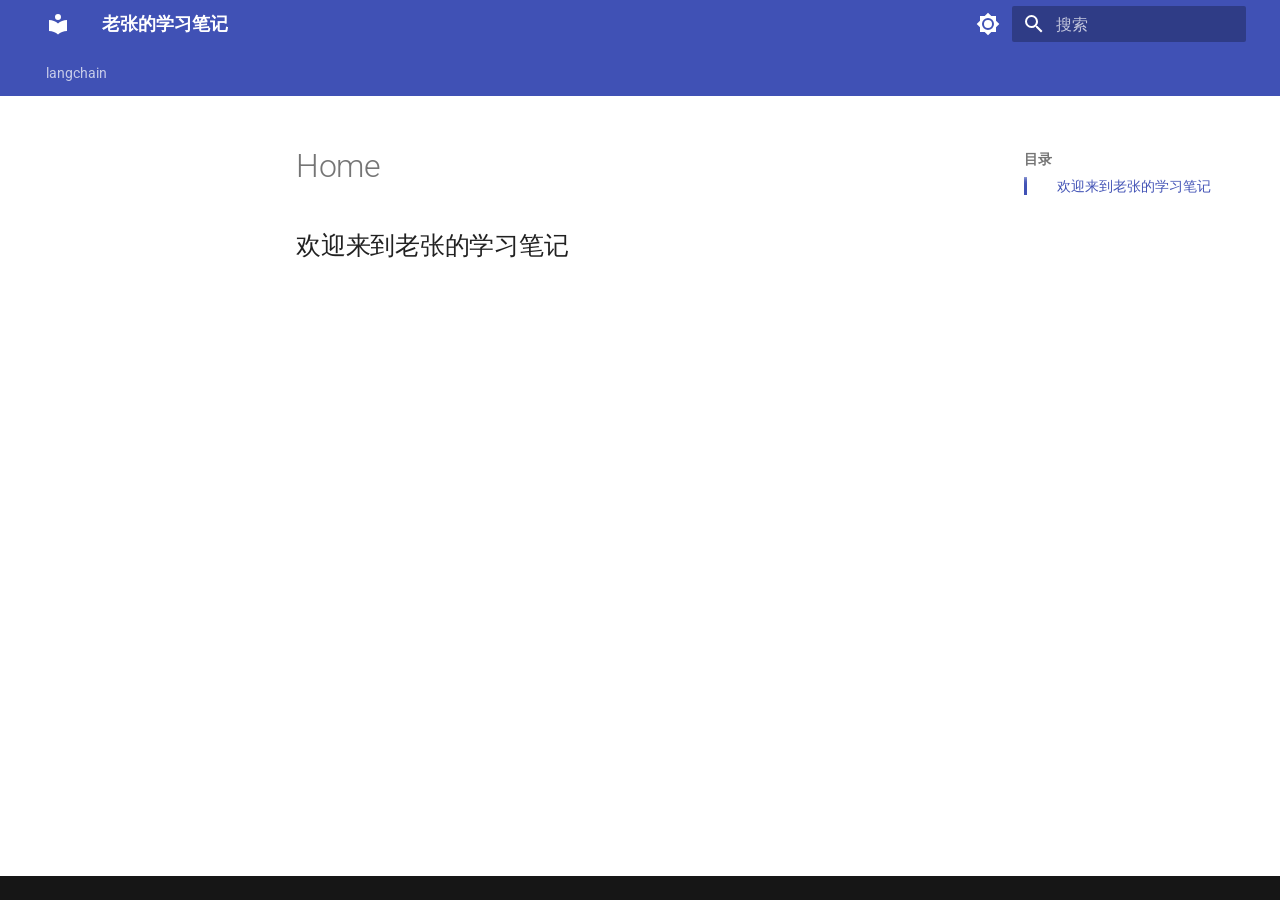
<file: site/index.html>
<!doctype html>
<html lang="zh" class="no-js">
  <head>
    
      <meta charset="utf-8">
      <meta name="viewport" content="width=device-width,initial-scale=1">
      
        <meta name="description" content="学习记录">
      
      
      
      
      
      
        
      
      
      <link rel="icon" href="assets/images/favicon.png">
      <meta name="generator" content="mkdocs-1.6.1, mkdocs-material-9.7.6">
    
    
      
        <title>老张的学习笔记</title>
      
    
    
      <link rel="stylesheet" href="assets/stylesheets/main.484c7ddc.min.css">
      
        
        <link rel="stylesheet" href="assets/stylesheets/palette.ab4e12ef.min.css">
      
      


    
    
      
    
    
      
        
        
        <link rel="preconnect" href="https://fonts.gstatic.com" crossorigin>
        <link rel="stylesheet" href="https://fonts.googleapis.com/css?family=Roboto:300,300i,400,400i,700,700i%7CRoboto+Mono:400,400i,700,700i&display=fallback">
        <style>:root{--md-text-font:"Roboto";--md-code-font:"Roboto Mono"}</style>
      
    
    
      <link rel="stylesheet" href="styles/extra.css">
    
    <script>__md_scope=new URL(".",location),__md_hash=e=>[...e].reduce(((e,_)=>(e<<5)-e+_.charCodeAt(0)),0),__md_get=(e,_=localStorage,t=__md_scope)=>JSON.parse(_.getItem(t.pathname+"."+e)),__md_set=(e,_,t=localStorage,a=__md_scope)=>{try{t.setItem(a.pathname+"."+e,JSON.stringify(_))}catch(e){}}</script>
    
      

    
    
  </head>
  
  
    
    
      
    
    
    
    
    <body dir="ltr" data-md-color-scheme="default" data-md-color-primary="indigo" data-md-color-accent="indigo">
  
    
    <input class="md-toggle" data-md-toggle="drawer" type="checkbox" id="__drawer" autocomplete="off">
    <input class="md-toggle" data-md-toggle="search" type="checkbox" id="__search" autocomplete="off">
    <label class="md-overlay" for="__drawer"></label>
    <div data-md-component="skip">
      
        
        <a href="#_1" class="md-skip">
          跳转至
        </a>
      
    </div>
    <div data-md-component="announce">
      
    </div>
    
    
      

<header class="md-header" data-md-component="header">
  <nav class="md-header__inner md-grid" aria-label="页眉">
    <a href="." title="老张的学习笔记" class="md-header__button md-logo" aria-label="老张的学习笔记" data-md-component="logo">
      
  
  <svg xmlns="http://www.w3.org/2000/svg" viewBox="0 0 24 24"><path d="M12 8a3 3 0 0 0 3-3 3 3 0 0 0-3-3 3 3 0 0 0-3 3 3 3 0 0 0 3 3m0 3.54C9.64 9.35 6.5 8 3 8v11c3.5 0 6.64 1.35 9 3.54 2.36-2.19 5.5-3.54 9-3.54V8c-3.5 0-6.64 1.35-9 3.54"/></svg>

    </a>
    <label class="md-header__button md-icon" for="__drawer">
      
      <svg xmlns="http://www.w3.org/2000/svg" viewBox="0 0 24 24"><path d="M3 6h18v2H3zm0 5h18v2H3zm0 5h18v2H3z"/></svg>
    </label>
    <div class="md-header__title" data-md-component="header-title">
      <div class="md-header__ellipsis">
        <div class="md-header__topic">
          <span class="md-ellipsis">
            老张的学习笔记
          </span>
        </div>
        <div class="md-header__topic" data-md-component="header-topic">
          <span class="md-ellipsis">
            
              Home
            
          </span>
        </div>
      </div>
    </div>
    
      
        <form class="md-header__option" data-md-component="palette">
  
    
    
    
    <input class="md-option" data-md-color-media="" data-md-color-scheme="default" data-md-color-primary="indigo" data-md-color-accent="indigo"  aria-label="切换暗色模式"  type="radio" name="__palette" id="__palette_0">
    
      <label class="md-header__button md-icon" title="切换暗色模式" for="__palette_1" hidden>
        <svg xmlns="http://www.w3.org/2000/svg" viewBox="0 0 24 24"><path d="M12 8a4 4 0 0 0-4 4 4 4 0 0 0 4 4 4 4 0 0 0 4-4 4 4 0 0 0-4-4m0 10a6 6 0 0 1-6-6 6 6 0 0 1 6-6 6 6 0 0 1 6 6 6 6 0 0 1-6 6m8-9.31V4h-4.69L12 .69 8.69 4H4v4.69L.69 12 4 15.31V20h4.69L12 23.31 15.31 20H20v-4.69L23.31 12z"/></svg>
      </label>
    
  
    
    
    
    <input class="md-option" data-md-color-media="" data-md-color-scheme="slate" data-md-color-primary="indigo" data-md-color-accent="indigo"  aria-label="切换亮色模式"  type="radio" name="__palette" id="__palette_1">
    
      <label class="md-header__button md-icon" title="切换亮色模式" for="__palette_0" hidden>
        <svg xmlns="http://www.w3.org/2000/svg" viewBox="0 0 24 24"><path d="M12 18c-.89 0-1.74-.2-2.5-.55C11.56 16.5 13 14.42 13 12s-1.44-4.5-3.5-5.45C10.26 6.2 11.11 6 12 6a6 6 0 0 1 6 6 6 6 0 0 1-6 6m8-9.31V4h-4.69L12 .69 8.69 4H4v4.69L.69 12 4 15.31V20h4.69L12 23.31 15.31 20H20v-4.69L23.31 12z"/></svg>
      </label>
    
  
</form>
      
    
    
      <script>var palette=__md_get("__palette");if(palette&&palette.color){if("(prefers-color-scheme)"===palette.color.media){var media=matchMedia("(prefers-color-scheme: light)"),input=document.querySelector(media.matches?"[data-md-color-media='(prefers-color-scheme: light)']":"[data-md-color-media='(prefers-color-scheme: dark)']");palette.color.media=input.getAttribute("data-md-color-media"),palette.color.scheme=input.getAttribute("data-md-color-scheme"),palette.color.primary=input.getAttribute("data-md-color-primary"),palette.color.accent=input.getAttribute("data-md-color-accent")}for(var[key,value]of Object.entries(palette.color))document.body.setAttribute("data-md-color-"+key,value)}</script>
    
    
    
      
      
        <label class="md-header__button md-icon" for="__search">
          
          <svg xmlns="http://www.w3.org/2000/svg" viewBox="0 0 24 24"><path d="M9.5 3A6.5 6.5 0 0 1 16 9.5c0 1.61-.59 3.09-1.56 4.23l.27.27h.79l5 5-1.5 1.5-5-5v-.79l-.27-.27A6.52 6.52 0 0 1 9.5 16 6.5 6.5 0 0 1 3 9.5 6.5 6.5 0 0 1 9.5 3m0 2C7 5 5 7 5 9.5S7 14 9.5 14 14 12 14 9.5 12 5 9.5 5"/></svg>
        </label>
        <div class="md-search" data-md-component="search" role="dialog">
  <label class="md-search__overlay" for="__search"></label>
  <div class="md-search__inner" role="search">
    <form class="md-search__form" name="search">
      <input type="text" class="md-search__input" name="query" aria-label="搜索" placeholder="搜索" autocapitalize="off" autocorrect="off" autocomplete="off" spellcheck="false" data-md-component="search-query" required>
      <label class="md-search__icon md-icon" for="__search">
        
        <svg xmlns="http://www.w3.org/2000/svg" viewBox="0 0 24 24"><path d="M9.5 3A6.5 6.5 0 0 1 16 9.5c0 1.61-.59 3.09-1.56 4.23l.27.27h.79l5 5-1.5 1.5-5-5v-.79l-.27-.27A6.52 6.52 0 0 1 9.5 16 6.5 6.5 0 0 1 3 9.5 6.5 6.5 0 0 1 9.5 3m0 2C7 5 5 7 5 9.5S7 14 9.5 14 14 12 14 9.5 12 5 9.5 5"/></svg>
        
        <svg xmlns="http://www.w3.org/2000/svg" viewBox="0 0 24 24"><path d="M20 11v2H8l5.5 5.5-1.42 1.42L4.16 12l7.92-7.92L13.5 5.5 8 11z"/></svg>
      </label>
      <nav class="md-search__options" aria-label="查找">
        
        <button type="reset" class="md-search__icon md-icon" title="清空当前内容" aria-label="清空当前内容" tabindex="-1">
          
          <svg xmlns="http://www.w3.org/2000/svg" viewBox="0 0 24 24"><path d="M19 6.41 17.59 5 12 10.59 6.41 5 5 6.41 10.59 12 5 17.59 6.41 19 12 13.41 17.59 19 19 17.59 13.41 12z"/></svg>
        </button>
      </nav>
      
    </form>
    <div class="md-search__output">
      <div class="md-search__scrollwrap" tabindex="0" data-md-scrollfix>
        <div class="md-search-result" data-md-component="search-result">
          <div class="md-search-result__meta">
            正在初始化搜索引擎
          </div>
          <ol class="md-search-result__list" role="presentation"></ol>
        </div>
      </div>
    </div>
  </div>
</div>
      
    
    
  </nav>
  
</header>
    
    <div class="md-container" data-md-component="container">
      
      
        
          
            
<nav class="md-tabs" aria-label="标签" data-md-component="tabs">
  <div class="md-grid">
    <ul class="md-tabs__list">
      
        
  
  
  
  
    
    
      
  
  
  
  
    
    
      <li class="md-tabs__item">
        <a href="langchain/agent/" class="md-tabs__link">
          
  
  
  langchain

        </a>
      </li>
    
  

    
  

      
    </ul>
  </div>
</nav>
          
        
      
      <main class="md-main" data-md-component="main">
        <div class="md-main__inner md-grid">
          
            
              
              <div class="md-sidebar md-sidebar--primary" data-md-component="sidebar" data-md-type="navigation" >
                <div class="md-sidebar__scrollwrap">
                  <div class="md-sidebar__inner">
                    


  


<nav class="md-nav md-nav--primary md-nav--lifted" aria-label="导航栏" data-md-level="0">
  <label class="md-nav__title" for="__drawer">
    <a href="." title="老张的学习笔记" class="md-nav__button md-logo" aria-label="老张的学习笔记" data-md-component="logo">
      
  
  <svg xmlns="http://www.w3.org/2000/svg" viewBox="0 0 24 24"><path d="M12 8a3 3 0 0 0 3-3 3 3 0 0 0-3-3 3 3 0 0 0-3 3 3 3 0 0 0 3 3m0 3.54C9.64 9.35 6.5 8 3 8v11c3.5 0 6.64 1.35 9 3.54 2.36-2.19 5.5-3.54 9-3.54V8c-3.5 0-6.64 1.35-9 3.54"/></svg>

    </a>
    老张的学习笔记
  </label>
  
  <ul class="md-nav__list" data-md-scrollfix>
    
      
      
  
  
  
  
    
    
    
    
      
      
        
      
    
    
    <li class="md-nav__item md-nav__item--nested">
      
        
        
          
        
        <input class="md-nav__toggle md-toggle md-toggle--indeterminate" type="checkbox" id="__nav_1" >
        
          
          <label class="md-nav__link" for="__nav_1" id="__nav_1_label" tabindex="0">
            
  
  
  <span class="md-ellipsis">
    
  
    langchain
  

    
  </span>
  
  

            <span class="md-nav__icon md-icon"></span>
          </label>
        
        <nav class="md-nav" data-md-level="1" aria-labelledby="__nav_1_label" aria-expanded="false">
          <label class="md-nav__title" for="__nav_1">
            <span class="md-nav__icon md-icon"></span>
            
  
    langchain
  

          </label>
          <ul class="md-nav__list" data-md-scrollfix>
            
              
                
  
  
  
  
    
    
    
    
      
      
        
      
    
    
    <li class="md-nav__item md-nav__item--nested">
      
        
        
          
        
        <input class="md-nav__toggle md-toggle md-toggle--indeterminate" type="checkbox" id="__nav_1_1" >
        
          
          <label class="md-nav__link" for="__nav_1_1" id="__nav_1_1_label" tabindex="0">
            
  
  
  <span class="md-ellipsis">
    
  
    核心组件
  

    
  </span>
  
  

            <span class="md-nav__icon md-icon"></span>
          </label>
        
        <nav class="md-nav" data-md-level="2" aria-labelledby="__nav_1_1_label" aria-expanded="false">
          <label class="md-nav__title" for="__nav_1_1">
            <span class="md-nav__icon md-icon"></span>
            
  
    核心组件
  

          </label>
          <ul class="md-nav__list" data-md-scrollfix>
            
              
                
  
  
  
  
    <li class="md-nav__item">
      <a href="langchain/agent/" class="md-nav__link">
        
  
  
  <span class="md-ellipsis">
    
  
    agent
  

    
  </span>
  
  

      </a>
    </li>
  

              
            
              
                
  
  
  
  
    <li class="md-nav__item">
      <a href="langchain/model/" class="md-nav__link">
        
  
  
  <span class="md-ellipsis">
    
  
    model
  

    
  </span>
  
  

      </a>
    </li>
  

              
            
          </ul>
        </nav>
      
    </li>
  

              
            
          </ul>
        </nav>
      
    </li>
  

    
  </ul>
</nav>
                  </div>
                </div>
              </div>
            
            
              
              <div class="md-sidebar md-sidebar--secondary" data-md-component="sidebar" data-md-type="toc" >
                <div class="md-sidebar__scrollwrap">
                  <div class="md-sidebar__inner">
                    

<nav class="md-nav md-nav--secondary" aria-label="目录">
  
  
  
  
    <label class="md-nav__title" for="__toc">
      <span class="md-nav__icon md-icon"></span>
      目录
    </label>
    <ul class="md-nav__list" data-md-component="toc" data-md-scrollfix>
      
        <li class="md-nav__item">
  <a href="#_1" class="md-nav__link">
    <span class="md-ellipsis">
      
        欢迎来到老张的学习笔记
      
    </span>
  </a>
  
</li>
      
    </ul>
  
</nav>
                  </div>
                </div>
              </div>
            
          
          
            <div class="md-content" data-md-component="content">
              
              <article class="md-content__inner md-typeset">
                
                  



  <h1>Home</h1>

<h2 id="_1">欢迎来到老张的学习笔记</h2>












                
              </article>
            </div>
          
          
<script>var target=document.getElementById(location.hash.slice(1));target&&target.name&&(target.checked=target.name.startsWith("__tabbed_"))</script>
        </div>
        
          <button type="button" class="md-top md-icon" data-md-component="top" hidden>
  
  <svg xmlns="http://www.w3.org/2000/svg" viewBox="0 0 24 24"><path d="M13 20h-2V8l-5.5 5.5-1.42-1.42L12 4.16l7.92 7.92-1.42 1.42L13 8z"/></svg>
  回到页面顶部
</button>
        
      </main>
      
        <footer class="md-footer">
  
  <div class="md-footer-meta md-typeset">
    <div class="md-footer-meta__inner md-grid">
      <div class="md-copyright">
  
  
</div>
      
    </div>
  </div>
</footer>
      
    </div>
    <div class="md-dialog" data-md-component="dialog">
      <div class="md-dialog__inner md-typeset"></div>
    </div>
    
    
    
      
      
      <script id="__config" type="application/json">{"annotate": null, "base": ".", "features": ["navigation.tabs", "navigation.sections", "navigation.top", "search.highlight", "content.code.copy", "navigation.expand"], "search": "assets/javascripts/workers/search.2c215733.min.js", "tags": null, "translations": {"clipboard.copied": "\u5df2\u590d\u5236", "clipboard.copy": "\u590d\u5236", "search.result.more.one": "\u5728\u8be5\u9875\u4e0a\u8fd8\u6709 1 \u4e2a\u7b26\u5408\u6761\u4ef6\u7684\u7ed3\u679c", "search.result.more.other": "\u5728\u8be5\u9875\u4e0a\u8fd8\u6709 # \u4e2a\u7b26\u5408\u6761\u4ef6\u7684\u7ed3\u679c", "search.result.none": "\u6ca1\u6709\u627e\u5230\u7b26\u5408\u6761\u4ef6\u7684\u7ed3\u679c", "search.result.one": "\u627e\u5230 1 \u4e2a\u7b26\u5408\u6761\u4ef6\u7684\u7ed3\u679c", "search.result.other": "# \u4e2a\u7b26\u5408\u6761\u4ef6\u7684\u7ed3\u679c", "search.result.placeholder": "\u952e\u5165\u4ee5\u5f00\u59cb\u641c\u7d22", "search.result.term.missing": "\u7f3a\u5c11", "select.version": "\u9009\u62e9\u5f53\u524d\u7248\u672c"}, "version": null}</script>
    
    
      <script src="assets/javascripts/bundle.79ae519e.min.js"></script>
      
    
  </body>
</html>
</file>
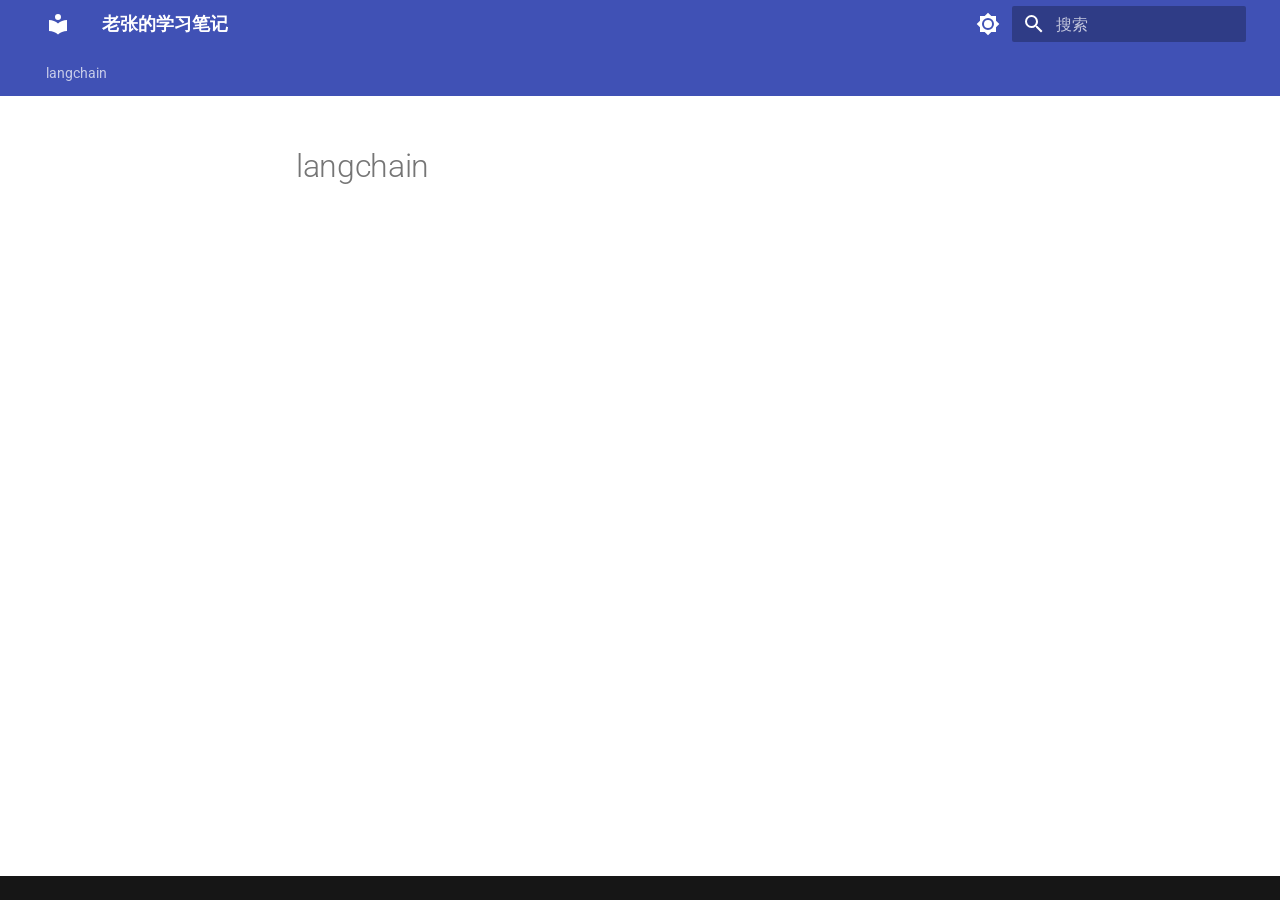
<file: site/langchain/index.html>
<!doctype html>
<html lang="zh" class="no-js">
  <head>
    
      <meta charset="utf-8">
      <meta name="viewport" content="width=device-width,initial-scale=1">
      
        <meta name="description" content="学习记录">
      
      
      
      
      
      
        
      
      
      <link rel="icon" href="../assets/images/favicon.png">
      <meta name="generator" content="mkdocs-1.6.1, mkdocs-material-9.7.6">
    
    
      
        <title>langchain - 老张的学习笔记</title>
      
    
    
      <link rel="stylesheet" href="../assets/stylesheets/main.484c7ddc.min.css">
      
        
        <link rel="stylesheet" href="../assets/stylesheets/palette.ab4e12ef.min.css">
      
      


    
    
      
    
    
      
        
        
        <link rel="preconnect" href="https://fonts.gstatic.com" crossorigin>
        <link rel="stylesheet" href="https://fonts.googleapis.com/css?family=Roboto:300,300i,400,400i,700,700i%7CRoboto+Mono:400,400i,700,700i&display=fallback">
        <style>:root{--md-text-font:"Roboto";--md-code-font:"Roboto Mono"}</style>
      
    
    
      <link rel="stylesheet" href="../styles/extra.css">
    
    <script>__md_scope=new URL("..",location),__md_hash=e=>[...e].reduce(((e,_)=>(e<<5)-e+_.charCodeAt(0)),0),__md_get=(e,_=localStorage,t=__md_scope)=>JSON.parse(_.getItem(t.pathname+"."+e)),__md_set=(e,_,t=localStorage,a=__md_scope)=>{try{t.setItem(a.pathname+"."+e,JSON.stringify(_))}catch(e){}}</script>
    
      

    
    
  </head>
  
  
    
    
      
    
    
    
    
    <body dir="ltr" data-md-color-scheme="default" data-md-color-primary="indigo" data-md-color-accent="indigo">
  
    
    <input class="md-toggle" data-md-toggle="drawer" type="checkbox" id="__drawer" autocomplete="off">
    <input class="md-toggle" data-md-toggle="search" type="checkbox" id="__search" autocomplete="off">
    <label class="md-overlay" for="__drawer"></label>
    <div data-md-component="skip">
      
        
        <a href="#langchain" class="md-skip">
          跳转至
        </a>
      
    </div>
    <div data-md-component="announce">
      
    </div>
    
    
      

<header class="md-header" data-md-component="header">
  <nav class="md-header__inner md-grid" aria-label="页眉">
    <a href=".." title="老张的学习笔记" class="md-header__button md-logo" aria-label="老张的学习笔记" data-md-component="logo">
      
  
  <svg xmlns="http://www.w3.org/2000/svg" viewBox="0 0 24 24"><path d="M12 8a3 3 0 0 0 3-3 3 3 0 0 0-3-3 3 3 0 0 0-3 3 3 3 0 0 0 3 3m0 3.54C9.64 9.35 6.5 8 3 8v11c3.5 0 6.64 1.35 9 3.54 2.36-2.19 5.5-3.54 9-3.54V8c-3.5 0-6.64 1.35-9 3.54"/></svg>

    </a>
    <label class="md-header__button md-icon" for="__drawer">
      
      <svg xmlns="http://www.w3.org/2000/svg" viewBox="0 0 24 24"><path d="M3 6h18v2H3zm0 5h18v2H3zm0 5h18v2H3z"/></svg>
    </label>
    <div class="md-header__title" data-md-component="header-title">
      <div class="md-header__ellipsis">
        <div class="md-header__topic">
          <span class="md-ellipsis">
            老张的学习笔记
          </span>
        </div>
        <div class="md-header__topic" data-md-component="header-topic">
          <span class="md-ellipsis">
            
              langchain
            
          </span>
        </div>
      </div>
    </div>
    
      
        <form class="md-header__option" data-md-component="palette">
  
    
    
    
    <input class="md-option" data-md-color-media="" data-md-color-scheme="default" data-md-color-primary="indigo" data-md-color-accent="indigo"  aria-label="切换暗色模式"  type="radio" name="__palette" id="__palette_0">
    
      <label class="md-header__button md-icon" title="切换暗色模式" for="__palette_1" hidden>
        <svg xmlns="http://www.w3.org/2000/svg" viewBox="0 0 24 24"><path d="M12 8a4 4 0 0 0-4 4 4 4 0 0 0 4 4 4 4 0 0 0 4-4 4 4 0 0 0-4-4m0 10a6 6 0 0 1-6-6 6 6 0 0 1 6-6 6 6 0 0 1 6 6 6 6 0 0 1-6 6m8-9.31V4h-4.69L12 .69 8.69 4H4v4.69L.69 12 4 15.31V20h4.69L12 23.31 15.31 20H20v-4.69L23.31 12z"/></svg>
      </label>
    
  
    
    
    
    <input class="md-option" data-md-color-media="" data-md-color-scheme="slate" data-md-color-primary="indigo" data-md-color-accent="indigo"  aria-label="切换亮色模式"  type="radio" name="__palette" id="__palette_1">
    
      <label class="md-header__button md-icon" title="切换亮色模式" for="__palette_0" hidden>
        <svg xmlns="http://www.w3.org/2000/svg" viewBox="0 0 24 24"><path d="M12 18c-.89 0-1.74-.2-2.5-.55C11.56 16.5 13 14.42 13 12s-1.44-4.5-3.5-5.45C10.26 6.2 11.11 6 12 6a6 6 0 0 1 6 6 6 6 0 0 1-6 6m8-9.31V4h-4.69L12 .69 8.69 4H4v4.69L.69 12 4 15.31V20h4.69L12 23.31 15.31 20H20v-4.69L23.31 12z"/></svg>
      </label>
    
  
</form>
      
    
    
      <script>var palette=__md_get("__palette");if(palette&&palette.color){if("(prefers-color-scheme)"===palette.color.media){var media=matchMedia("(prefers-color-scheme: light)"),input=document.querySelector(media.matches?"[data-md-color-media='(prefers-color-scheme: light)']":"[data-md-color-media='(prefers-color-scheme: dark)']");palette.color.media=input.getAttribute("data-md-color-media"),palette.color.scheme=input.getAttribute("data-md-color-scheme"),palette.color.primary=input.getAttribute("data-md-color-primary"),palette.color.accent=input.getAttribute("data-md-color-accent")}for(var[key,value]of Object.entries(palette.color))document.body.setAttribute("data-md-color-"+key,value)}</script>
    
    
    
      
      
        <label class="md-header__button md-icon" for="__search">
          
          <svg xmlns="http://www.w3.org/2000/svg" viewBox="0 0 24 24"><path d="M9.5 3A6.5 6.5 0 0 1 16 9.5c0 1.61-.59 3.09-1.56 4.23l.27.27h.79l5 5-1.5 1.5-5-5v-.79l-.27-.27A6.52 6.52 0 0 1 9.5 16 6.5 6.5 0 0 1 3 9.5 6.5 6.5 0 0 1 9.5 3m0 2C7 5 5 7 5 9.5S7 14 9.5 14 14 12 14 9.5 12 5 9.5 5"/></svg>
        </label>
        <div class="md-search" data-md-component="search" role="dialog">
  <label class="md-search__overlay" for="__search"></label>
  <div class="md-search__inner" role="search">
    <form class="md-search__form" name="search">
      <input type="text" class="md-search__input" name="query" aria-label="搜索" placeholder="搜索" autocapitalize="off" autocorrect="off" autocomplete="off" spellcheck="false" data-md-component="search-query" required>
      <label class="md-search__icon md-icon" for="__search">
        
        <svg xmlns="http://www.w3.org/2000/svg" viewBox="0 0 24 24"><path d="M9.5 3A6.5 6.5 0 0 1 16 9.5c0 1.61-.59 3.09-1.56 4.23l.27.27h.79l5 5-1.5 1.5-5-5v-.79l-.27-.27A6.52 6.52 0 0 1 9.5 16 6.5 6.5 0 0 1 3 9.5 6.5 6.5 0 0 1 9.5 3m0 2C7 5 5 7 5 9.5S7 14 9.5 14 14 12 14 9.5 12 5 9.5 5"/></svg>
        
        <svg xmlns="http://www.w3.org/2000/svg" viewBox="0 0 24 24"><path d="M20 11v2H8l5.5 5.5-1.42 1.42L4.16 12l7.92-7.92L13.5 5.5 8 11z"/></svg>
      </label>
      <nav class="md-search__options" aria-label="查找">
        
        <button type="reset" class="md-search__icon md-icon" title="清空当前内容" aria-label="清空当前内容" tabindex="-1">
          
          <svg xmlns="http://www.w3.org/2000/svg" viewBox="0 0 24 24"><path d="M19 6.41 17.59 5 12 10.59 6.41 5 5 6.41 10.59 12 5 17.59 6.41 19 12 13.41 17.59 19 19 17.59 13.41 12z"/></svg>
        </button>
      </nav>
      
    </form>
    <div class="md-search__output">
      <div class="md-search__scrollwrap" tabindex="0" data-md-scrollfix>
        <div class="md-search-result" data-md-component="search-result">
          <div class="md-search-result__meta">
            正在初始化搜索引擎
          </div>
          <ol class="md-search-result__list" role="presentation"></ol>
        </div>
      </div>
    </div>
  </div>
</div>
      
    
    
  </nav>
  
</header>
    
    <div class="md-container" data-md-component="container">
      
      
        
          
            
<nav class="md-tabs" aria-label="标签" data-md-component="tabs">
  <div class="md-grid">
    <ul class="md-tabs__list">
      
        
  
  
  
  
    
    
      
  
  
  
  
    
    
      <li class="md-tabs__item">
        <a href="agent/" class="md-tabs__link">
          
  
  
  langchain

        </a>
      </li>
    
  

    
  

      
    </ul>
  </div>
</nav>
          
        
      
      <main class="md-main" data-md-component="main">
        <div class="md-main__inner md-grid">
          
            
              
              <div class="md-sidebar md-sidebar--primary" data-md-component="sidebar" data-md-type="navigation" >
                <div class="md-sidebar__scrollwrap">
                  <div class="md-sidebar__inner">
                    


  


<nav class="md-nav md-nav--primary md-nav--lifted" aria-label="导航栏" data-md-level="0">
  <label class="md-nav__title" for="__drawer">
    <a href=".." title="老张的学习笔记" class="md-nav__button md-logo" aria-label="老张的学习笔记" data-md-component="logo">
      
  
  <svg xmlns="http://www.w3.org/2000/svg" viewBox="0 0 24 24"><path d="M12 8a3 3 0 0 0 3-3 3 3 0 0 0-3-3 3 3 0 0 0-3 3 3 3 0 0 0 3 3m0 3.54C9.64 9.35 6.5 8 3 8v11c3.5 0 6.64 1.35 9 3.54 2.36-2.19 5.5-3.54 9-3.54V8c-3.5 0-6.64 1.35-9 3.54"/></svg>

    </a>
    老张的学习笔记
  </label>
  
  <ul class="md-nav__list" data-md-scrollfix>
    
      
      
  
  
  
  
    
    
    
    
      
      
        
      
    
    
    <li class="md-nav__item md-nav__item--nested">
      
        
        
          
        
        <input class="md-nav__toggle md-toggle md-toggle--indeterminate" type="checkbox" id="__nav_1" >
        
          
          <label class="md-nav__link" for="__nav_1" id="__nav_1_label" tabindex="0">
            
  
  
  <span class="md-ellipsis">
    
  
    langchain
  

    
  </span>
  
  

            <span class="md-nav__icon md-icon"></span>
          </label>
        
        <nav class="md-nav" data-md-level="1" aria-labelledby="__nav_1_label" aria-expanded="false">
          <label class="md-nav__title" for="__nav_1">
            <span class="md-nav__icon md-icon"></span>
            
  
    langchain
  

          </label>
          <ul class="md-nav__list" data-md-scrollfix>
            
              
                
  
  
  
  
    
    
    
    
      
      
        
      
    
    
    <li class="md-nav__item md-nav__item--nested">
      
        
        
          
        
        <input class="md-nav__toggle md-toggle md-toggle--indeterminate" type="checkbox" id="__nav_1_1" >
        
          
          <label class="md-nav__link" for="__nav_1_1" id="__nav_1_1_label" tabindex="0">
            
  
  
  <span class="md-ellipsis">
    
  
    核心组件
  

    
  </span>
  
  

            <span class="md-nav__icon md-icon"></span>
          </label>
        
        <nav class="md-nav" data-md-level="2" aria-labelledby="__nav_1_1_label" aria-expanded="false">
          <label class="md-nav__title" for="__nav_1_1">
            <span class="md-nav__icon md-icon"></span>
            
  
    核心组件
  

          </label>
          <ul class="md-nav__list" data-md-scrollfix>
            
              
                
  
  
  
  
    <li class="md-nav__item">
      <a href="agent/" class="md-nav__link">
        
  
  
  <span class="md-ellipsis">
    
  
    agent
  

    
  </span>
  
  

      </a>
    </li>
  

              
            
              
                
  
  
  
  
    <li class="md-nav__item">
      <a href="model/" class="md-nav__link">
        
  
  
  <span class="md-ellipsis">
    
  
    model
  

    
  </span>
  
  

      </a>
    </li>
  

              
            
          </ul>
        </nav>
      
    </li>
  

              
            
          </ul>
        </nav>
      
    </li>
  

    
  </ul>
</nav>
                  </div>
                </div>
              </div>
            
            
              
              <div class="md-sidebar md-sidebar--secondary" data-md-component="sidebar" data-md-type="toc" >
                <div class="md-sidebar__scrollwrap">
                  <div class="md-sidebar__inner">
                    

<nav class="md-nav md-nav--secondary" aria-label="目录">
  
  
  
    
  
  
</nav>
                  </div>
                </div>
              </div>
            
          
          
            <div class="md-content" data-md-component="content">
              
              <article class="md-content__inner md-typeset">
                
                  



<h1 id="langchain">langchain</h1>












                
              </article>
            </div>
          
          
<script>var target=document.getElementById(location.hash.slice(1));target&&target.name&&(target.checked=target.name.startsWith("__tabbed_"))</script>
        </div>
        
          <button type="button" class="md-top md-icon" data-md-component="top" hidden>
  
  <svg xmlns="http://www.w3.org/2000/svg" viewBox="0 0 24 24"><path d="M13 20h-2V8l-5.5 5.5-1.42-1.42L12 4.16l7.92 7.92-1.42 1.42L13 8z"/></svg>
  回到页面顶部
</button>
        
      </main>
      
        <footer class="md-footer">
  
  <div class="md-footer-meta md-typeset">
    <div class="md-footer-meta__inner md-grid">
      <div class="md-copyright">
  
  
</div>
      
    </div>
  </div>
</footer>
      
    </div>
    <div class="md-dialog" data-md-component="dialog">
      <div class="md-dialog__inner md-typeset"></div>
    </div>
    
    
    
      
      
      <script id="__config" type="application/json">{"annotate": null, "base": "..", "features": ["navigation.tabs", "navigation.sections", "navigation.top", "search.highlight", "content.code.copy", "navigation.expand"], "search": "../assets/javascripts/workers/search.2c215733.min.js", "tags": null, "translations": {"clipboard.copied": "\u5df2\u590d\u5236", "clipboard.copy": "\u590d\u5236", "search.result.more.one": "\u5728\u8be5\u9875\u4e0a\u8fd8\u6709 1 \u4e2a\u7b26\u5408\u6761\u4ef6\u7684\u7ed3\u679c", "search.result.more.other": "\u5728\u8be5\u9875\u4e0a\u8fd8\u6709 # \u4e2a\u7b26\u5408\u6761\u4ef6\u7684\u7ed3\u679c", "search.result.none": "\u6ca1\u6709\u627e\u5230\u7b26\u5408\u6761\u4ef6\u7684\u7ed3\u679c", "search.result.one": "\u627e\u5230 1 \u4e2a\u7b26\u5408\u6761\u4ef6\u7684\u7ed3\u679c", "search.result.other": "# \u4e2a\u7b26\u5408\u6761\u4ef6\u7684\u7ed3\u679c", "search.result.placeholder": "\u952e\u5165\u4ee5\u5f00\u59cb\u641c\u7d22", "search.result.term.missing": "\u7f3a\u5c11", "select.version": "\u9009\u62e9\u5f53\u524d\u7248\u672c"}, "version": null}</script>
    
    
      <script src="../assets/javascripts/bundle.79ae519e.min.js"></script>
      
    
  </body>
</html>
</file>
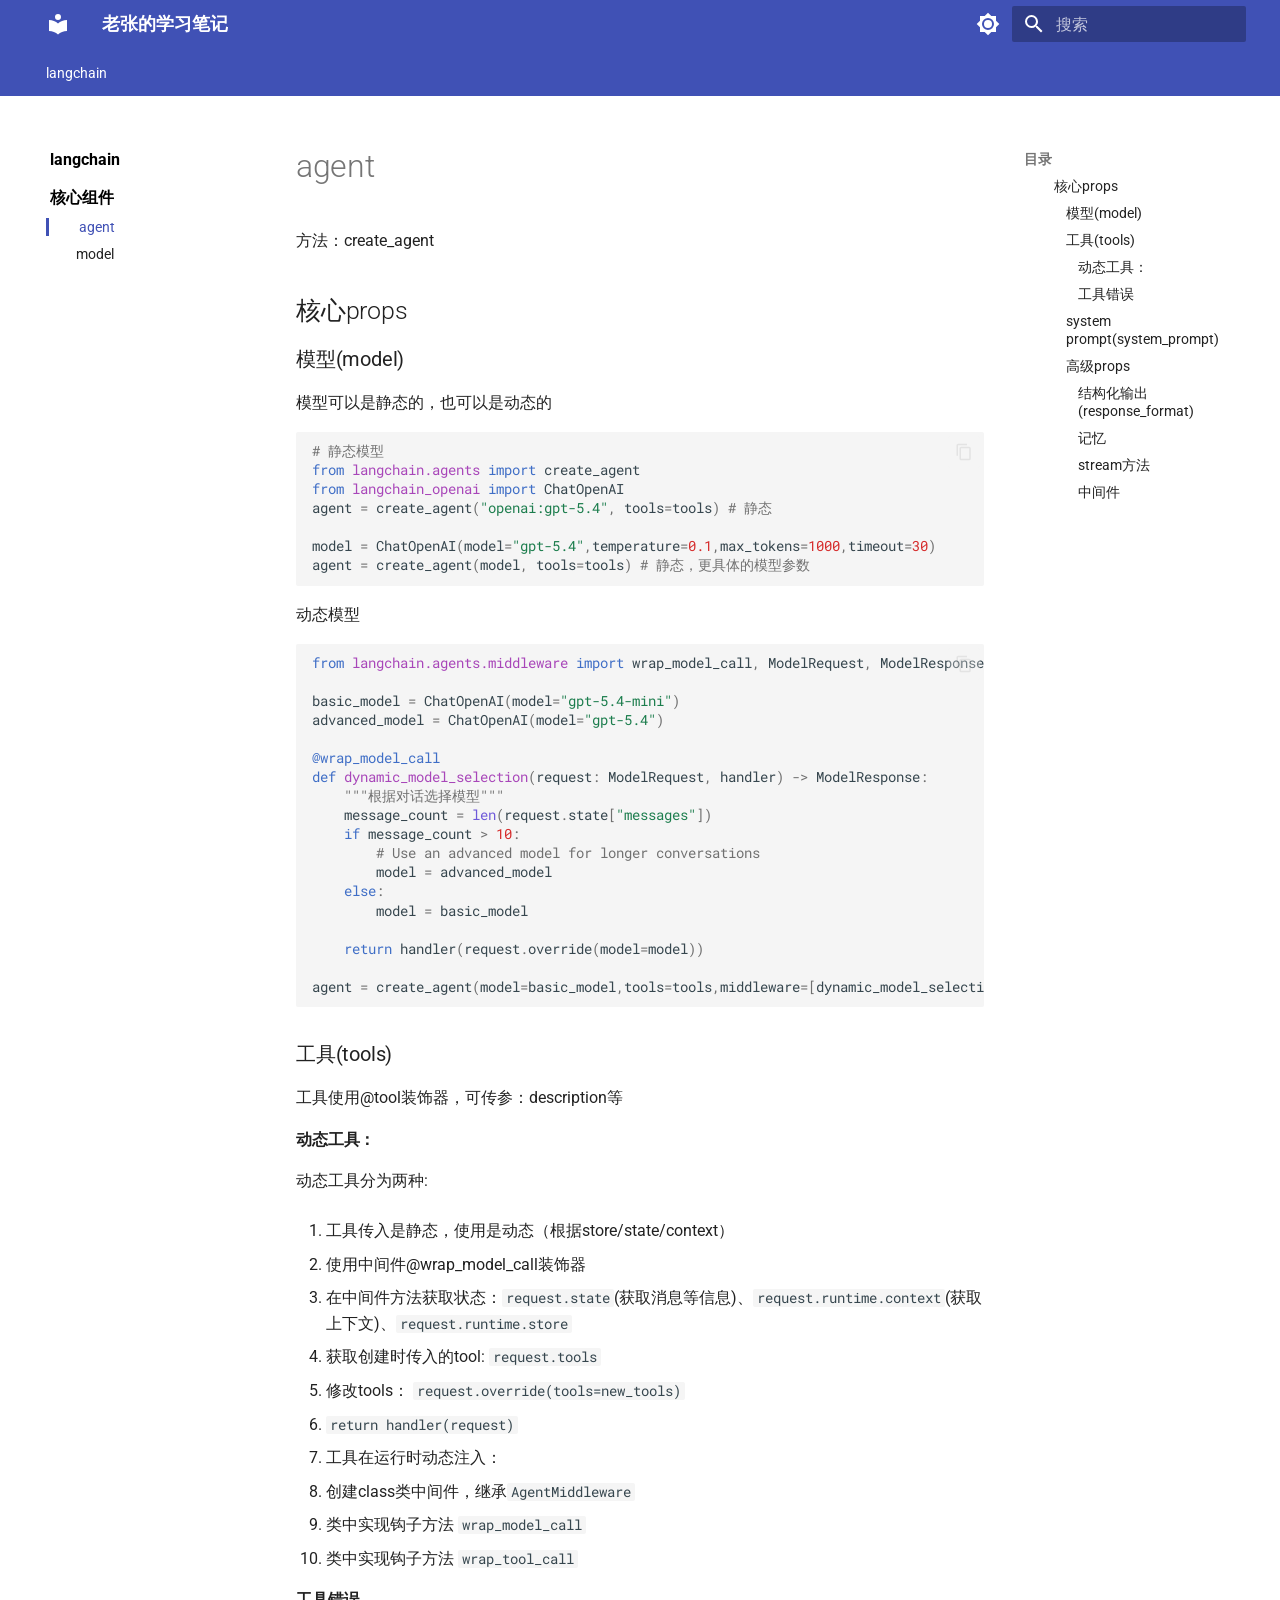
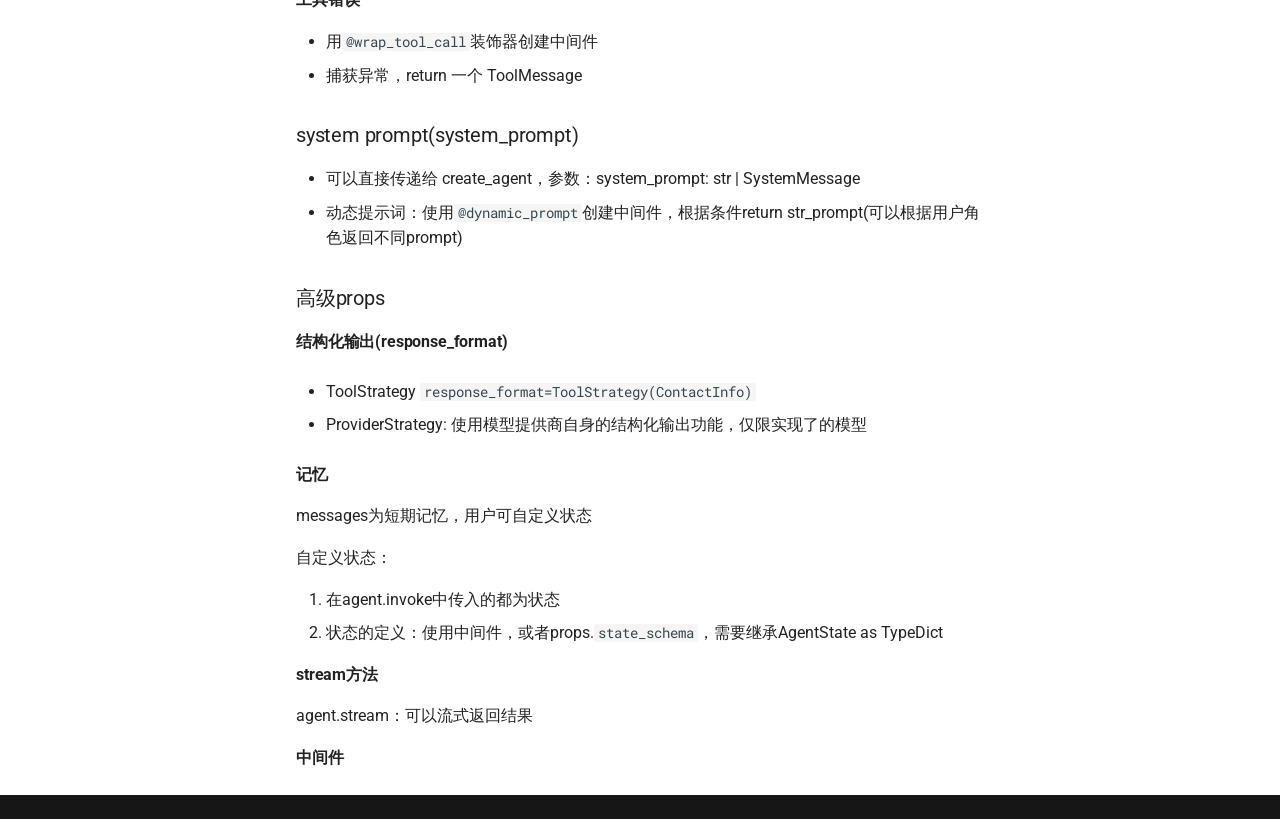
<file: site/langchain/agent/index.html>
<!doctype html>
<html lang="zh" class="no-js">
  <head>
    
      <meta charset="utf-8">
      <meta name="viewport" content="width=device-width,initial-scale=1">
      
        <meta name="description" content="学习记录">
      
      
      
      
      
        <link rel="next" href="../model/">
      
      
        
      
      
      <link rel="icon" href="../../assets/images/favicon.png">
      <meta name="generator" content="mkdocs-1.6.1, mkdocs-material-9.7.6">
    
    
      
        <title>agent - 老张的学习笔记</title>
      
    
    
      <link rel="stylesheet" href="../../assets/stylesheets/main.484c7ddc.min.css">
      
        
        <link rel="stylesheet" href="../../assets/stylesheets/palette.ab4e12ef.min.css">
      
      


    
    
      
    
    
      
        
        
        <link rel="preconnect" href="https://fonts.gstatic.com" crossorigin>
        <link rel="stylesheet" href="https://fonts.googleapis.com/css?family=Roboto:300,300i,400,400i,700,700i%7CRoboto+Mono:400,400i,700,700i&display=fallback">
        <style>:root{--md-text-font:"Roboto";--md-code-font:"Roboto Mono"}</style>
      
    
    
      <link rel="stylesheet" href="../../styles/extra.css">
    
    <script>__md_scope=new URL("../..",location),__md_hash=e=>[...e].reduce(((e,_)=>(e<<5)-e+_.charCodeAt(0)),0),__md_get=(e,_=localStorage,t=__md_scope)=>JSON.parse(_.getItem(t.pathname+"."+e)),__md_set=(e,_,t=localStorage,a=__md_scope)=>{try{t.setItem(a.pathname+"."+e,JSON.stringify(_))}catch(e){}}</script>
    
      

    
    
  </head>
  
  
    
    
      
    
    
    
    
    <body dir="ltr" data-md-color-scheme="default" data-md-color-primary="indigo" data-md-color-accent="indigo">
  
    
    <input class="md-toggle" data-md-toggle="drawer" type="checkbox" id="__drawer" autocomplete="off">
    <input class="md-toggle" data-md-toggle="search" type="checkbox" id="__search" autocomplete="off">
    <label class="md-overlay" for="__drawer"></label>
    <div data-md-component="skip">
      
        
        <a href="#agent" class="md-skip">
          跳转至
        </a>
      
    </div>
    <div data-md-component="announce">
      
    </div>
    
    
      

<header class="md-header" data-md-component="header">
  <nav class="md-header__inner md-grid" aria-label="页眉">
    <a href="../.." title="老张的学习笔记" class="md-header__button md-logo" aria-label="老张的学习笔记" data-md-component="logo">
      
  
  <svg xmlns="http://www.w3.org/2000/svg" viewBox="0 0 24 24"><path d="M12 8a3 3 0 0 0 3-3 3 3 0 0 0-3-3 3 3 0 0 0-3 3 3 3 0 0 0 3 3m0 3.54C9.64 9.35 6.5 8 3 8v11c3.5 0 6.64 1.35 9 3.54 2.36-2.19 5.5-3.54 9-3.54V8c-3.5 0-6.64 1.35-9 3.54"/></svg>

    </a>
    <label class="md-header__button md-icon" for="__drawer">
      
      <svg xmlns="http://www.w3.org/2000/svg" viewBox="0 0 24 24"><path d="M3 6h18v2H3zm0 5h18v2H3zm0 5h18v2H3z"/></svg>
    </label>
    <div class="md-header__title" data-md-component="header-title">
      <div class="md-header__ellipsis">
        <div class="md-header__topic">
          <span class="md-ellipsis">
            老张的学习笔记
          </span>
        </div>
        <div class="md-header__topic" data-md-component="header-topic">
          <span class="md-ellipsis">
            
              agent
            
          </span>
        </div>
      </div>
    </div>
    
      
        <form class="md-header__option" data-md-component="palette">
  
    
    
    
    <input class="md-option" data-md-color-media="" data-md-color-scheme="default" data-md-color-primary="indigo" data-md-color-accent="indigo"  aria-label="切换暗色模式"  type="radio" name="__palette" id="__palette_0">
    
      <label class="md-header__button md-icon" title="切换暗色模式" for="__palette_1" hidden>
        <svg xmlns="http://www.w3.org/2000/svg" viewBox="0 0 24 24"><path d="M12 8a4 4 0 0 0-4 4 4 4 0 0 0 4 4 4 4 0 0 0 4-4 4 4 0 0 0-4-4m0 10a6 6 0 0 1-6-6 6 6 0 0 1 6-6 6 6 0 0 1 6 6 6 6 0 0 1-6 6m8-9.31V4h-4.69L12 .69 8.69 4H4v4.69L.69 12 4 15.31V20h4.69L12 23.31 15.31 20H20v-4.69L23.31 12z"/></svg>
      </label>
    
  
    
    
    
    <input class="md-option" data-md-color-media="" data-md-color-scheme="slate" data-md-color-primary="indigo" data-md-color-accent="indigo"  aria-label="切换亮色模式"  type="radio" name="__palette" id="__palette_1">
    
      <label class="md-header__button md-icon" title="切换亮色模式" for="__palette_0" hidden>
        <svg xmlns="http://www.w3.org/2000/svg" viewBox="0 0 24 24"><path d="M12 18c-.89 0-1.74-.2-2.5-.55C11.56 16.5 13 14.42 13 12s-1.44-4.5-3.5-5.45C10.26 6.2 11.11 6 12 6a6 6 0 0 1 6 6 6 6 0 0 1-6 6m8-9.31V4h-4.69L12 .69 8.69 4H4v4.69L.69 12 4 15.31V20h4.69L12 23.31 15.31 20H20v-4.69L23.31 12z"/></svg>
      </label>
    
  
</form>
      
    
    
      <script>var palette=__md_get("__palette");if(palette&&palette.color){if("(prefers-color-scheme)"===palette.color.media){var media=matchMedia("(prefers-color-scheme: light)"),input=document.querySelector(media.matches?"[data-md-color-media='(prefers-color-scheme: light)']":"[data-md-color-media='(prefers-color-scheme: dark)']");palette.color.media=input.getAttribute("data-md-color-media"),palette.color.scheme=input.getAttribute("data-md-color-scheme"),palette.color.primary=input.getAttribute("data-md-color-primary"),palette.color.accent=input.getAttribute("data-md-color-accent")}for(var[key,value]of Object.entries(palette.color))document.body.setAttribute("data-md-color-"+key,value)}</script>
    
    
    
      
      
        <label class="md-header__button md-icon" for="__search">
          
          <svg xmlns="http://www.w3.org/2000/svg" viewBox="0 0 24 24"><path d="M9.5 3A6.5 6.5 0 0 1 16 9.5c0 1.61-.59 3.09-1.56 4.23l.27.27h.79l5 5-1.5 1.5-5-5v-.79l-.27-.27A6.52 6.52 0 0 1 9.5 16 6.5 6.5 0 0 1 3 9.5 6.5 6.5 0 0 1 9.5 3m0 2C7 5 5 7 5 9.5S7 14 9.5 14 14 12 14 9.5 12 5 9.5 5"/></svg>
        </label>
        <div class="md-search" data-md-component="search" role="dialog">
  <label class="md-search__overlay" for="__search"></label>
  <div class="md-search__inner" role="search">
    <form class="md-search__form" name="search">
      <input type="text" class="md-search__input" name="query" aria-label="搜索" placeholder="搜索" autocapitalize="off" autocorrect="off" autocomplete="off" spellcheck="false" data-md-component="search-query" required>
      <label class="md-search__icon md-icon" for="__search">
        
        <svg xmlns="http://www.w3.org/2000/svg" viewBox="0 0 24 24"><path d="M9.5 3A6.5 6.5 0 0 1 16 9.5c0 1.61-.59 3.09-1.56 4.23l.27.27h.79l5 5-1.5 1.5-5-5v-.79l-.27-.27A6.52 6.52 0 0 1 9.5 16 6.5 6.5 0 0 1 3 9.5 6.5 6.5 0 0 1 9.5 3m0 2C7 5 5 7 5 9.5S7 14 9.5 14 14 12 14 9.5 12 5 9.5 5"/></svg>
        
        <svg xmlns="http://www.w3.org/2000/svg" viewBox="0 0 24 24"><path d="M20 11v2H8l5.5 5.5-1.42 1.42L4.16 12l7.92-7.92L13.5 5.5 8 11z"/></svg>
      </label>
      <nav class="md-search__options" aria-label="查找">
        
        <button type="reset" class="md-search__icon md-icon" title="清空当前内容" aria-label="清空当前内容" tabindex="-1">
          
          <svg xmlns="http://www.w3.org/2000/svg" viewBox="0 0 24 24"><path d="M19 6.41 17.59 5 12 10.59 6.41 5 5 6.41 10.59 12 5 17.59 6.41 19 12 13.41 17.59 19 19 17.59 13.41 12z"/></svg>
        </button>
      </nav>
      
    </form>
    <div class="md-search__output">
      <div class="md-search__scrollwrap" tabindex="0" data-md-scrollfix>
        <div class="md-search-result" data-md-component="search-result">
          <div class="md-search-result__meta">
            正在初始化搜索引擎
          </div>
          <ol class="md-search-result__list" role="presentation"></ol>
        </div>
      </div>
    </div>
  </div>
</div>
      
    
    
  </nav>
  
</header>
    
    <div class="md-container" data-md-component="container">
      
      
        
          
            
<nav class="md-tabs" aria-label="标签" data-md-component="tabs">
  <div class="md-grid">
    <ul class="md-tabs__list">
      
        
  
  
  
    
  
  
    
    
      
  
  
  
    
  
  
    
    
      <li class="md-tabs__item md-tabs__item--active">
        <a href="./" class="md-tabs__link">
          
  
  
  langchain

        </a>
      </li>
    
  

    
  

      
    </ul>
  </div>
</nav>
          
        
      
      <main class="md-main" data-md-component="main">
        <div class="md-main__inner md-grid">
          
            
              
              <div class="md-sidebar md-sidebar--primary" data-md-component="sidebar" data-md-type="navigation" >
                <div class="md-sidebar__scrollwrap">
                  <div class="md-sidebar__inner">
                    


  


<nav class="md-nav md-nav--primary md-nav--lifted" aria-label="导航栏" data-md-level="0">
  <label class="md-nav__title" for="__drawer">
    <a href="../.." title="老张的学习笔记" class="md-nav__button md-logo" aria-label="老张的学习笔记" data-md-component="logo">
      
  
  <svg xmlns="http://www.w3.org/2000/svg" viewBox="0 0 24 24"><path d="M12 8a3 3 0 0 0 3-3 3 3 0 0 0-3-3 3 3 0 0 0-3 3 3 3 0 0 0 3 3m0 3.54C9.64 9.35 6.5 8 3 8v11c3.5 0 6.64 1.35 9 3.54 2.36-2.19 5.5-3.54 9-3.54V8c-3.5 0-6.64 1.35-9 3.54"/></svg>

    </a>
    老张的学习笔记
  </label>
  
  <ul class="md-nav__list" data-md-scrollfix>
    
      
      
  
  
    
  
  
  
    
    
    
    
      
        
        
      
      
        
      
    
    
    <li class="md-nav__item md-nav__item--active md-nav__item--section md-nav__item--nested">
      
        
        
        <input class="md-nav__toggle md-toggle " type="checkbox" id="__nav_1" checked>
        
          
          <label class="md-nav__link" for="__nav_1" id="__nav_1_label" tabindex="">
            
  
  
  <span class="md-ellipsis">
    
  
    langchain
  

    
  </span>
  
  

            <span class="md-nav__icon md-icon"></span>
          </label>
        
        <nav class="md-nav" data-md-level="1" aria-labelledby="__nav_1_label" aria-expanded="true">
          <label class="md-nav__title" for="__nav_1">
            <span class="md-nav__icon md-icon"></span>
            
  
    langchain
  

          </label>
          <ul class="md-nav__list" data-md-scrollfix>
            
              
                
  
  
    
  
  
  
    
    
    
    
      
      
        
          
          
        
      
    
    
    <li class="md-nav__item md-nav__item--active md-nav__item--section md-nav__item--nested">
      
        
        
        <input class="md-nav__toggle md-toggle " type="checkbox" id="__nav_1_1" checked>
        
          
          <label class="md-nav__link" for="__nav_1_1" id="__nav_1_1_label" tabindex="">
            
  
  
  <span class="md-ellipsis">
    
  
    核心组件
  

    
  </span>
  
  

            <span class="md-nav__icon md-icon"></span>
          </label>
        
        <nav class="md-nav" data-md-level="2" aria-labelledby="__nav_1_1_label" aria-expanded="true">
          <label class="md-nav__title" for="__nav_1_1">
            <span class="md-nav__icon md-icon"></span>
            
  
    核心组件
  

          </label>
          <ul class="md-nav__list" data-md-scrollfix>
            
              
                
  
  
    
  
  
  
    <li class="md-nav__item md-nav__item--active">
      
      <input class="md-nav__toggle md-toggle" type="checkbox" id="__toc">
      
      
        
      
      
        <label class="md-nav__link md-nav__link--active" for="__toc">
          
  
  
  <span class="md-ellipsis">
    
  
    agent
  

    
  </span>
  
  

          <span class="md-nav__icon md-icon"></span>
        </label>
      
      <a href="./" class="md-nav__link md-nav__link--active">
        
  
  
  <span class="md-ellipsis">
    
  
    agent
  

    
  </span>
  
  

      </a>
      
        

<nav class="md-nav md-nav--secondary" aria-label="目录">
  
  
  
    
  
  
    <label class="md-nav__title" for="__toc">
      <span class="md-nav__icon md-icon"></span>
      目录
    </label>
    <ul class="md-nav__list" data-md-component="toc" data-md-scrollfix>
      
        <li class="md-nav__item">
  <a href="#props" class="md-nav__link">
    <span class="md-ellipsis">
      
        核心props
      
    </span>
  </a>
  
    <nav class="md-nav" aria-label="核心props">
      <ul class="md-nav__list">
        
          <li class="md-nav__item">
  <a href="#model" class="md-nav__link">
    <span class="md-ellipsis">
      
        模型(model)
      
    </span>
  </a>
  
</li>
        
          <li class="md-nav__item">
  <a href="#tools" class="md-nav__link">
    <span class="md-ellipsis">
      
        工具(tools)
      
    </span>
  </a>
  
    <nav class="md-nav" aria-label="工具(tools)">
      <ul class="md-nav__list">
        
          <li class="md-nav__item">
  <a href="#_1" class="md-nav__link">
    <span class="md-ellipsis">
      
        动态工具：
      
    </span>
  </a>
  
</li>
        
          <li class="md-nav__item">
  <a href="#_2" class="md-nav__link">
    <span class="md-ellipsis">
      
        工具错误
      
    </span>
  </a>
  
</li>
        
      </ul>
    </nav>
  
</li>
        
          <li class="md-nav__item">
  <a href="#system-promptsystem_prompt" class="md-nav__link">
    <span class="md-ellipsis">
      
        system prompt(system_prompt)
      
    </span>
  </a>
  
</li>
        
          <li class="md-nav__item">
  <a href="#props_1" class="md-nav__link">
    <span class="md-ellipsis">
      
        高级props
      
    </span>
  </a>
  
    <nav class="md-nav" aria-label="高级props">
      <ul class="md-nav__list">
        
          <li class="md-nav__item">
  <a href="#response_format" class="md-nav__link">
    <span class="md-ellipsis">
      
        结构化输出(response_format)
      
    </span>
  </a>
  
</li>
        
          <li class="md-nav__item">
  <a href="#_3" class="md-nav__link">
    <span class="md-ellipsis">
      
        记忆
      
    </span>
  </a>
  
</li>
        
          <li class="md-nav__item">
  <a href="#stream" class="md-nav__link">
    <span class="md-ellipsis">
      
        stream方法
      
    </span>
  </a>
  
</li>
        
          <li class="md-nav__item">
  <a href="#_4" class="md-nav__link">
    <span class="md-ellipsis">
      
        中间件
      
    </span>
  </a>
  
</li>
        
      </ul>
    </nav>
  
</li>
        
      </ul>
    </nav>
  
</li>
      
    </ul>
  
</nav>
      
    </li>
  

              
            
              
                
  
  
  
  
    <li class="md-nav__item">
      <a href="../model/" class="md-nav__link">
        
  
  
  <span class="md-ellipsis">
    
  
    model
  

    
  </span>
  
  

      </a>
    </li>
  

              
            
          </ul>
        </nav>
      
    </li>
  

              
            
          </ul>
        </nav>
      
    </li>
  

    
  </ul>
</nav>
                  </div>
                </div>
              </div>
            
            
              
              <div class="md-sidebar md-sidebar--secondary" data-md-component="sidebar" data-md-type="toc" >
                <div class="md-sidebar__scrollwrap">
                  <div class="md-sidebar__inner">
                    

<nav class="md-nav md-nav--secondary" aria-label="目录">
  
  
  
    
  
  
    <label class="md-nav__title" for="__toc">
      <span class="md-nav__icon md-icon"></span>
      目录
    </label>
    <ul class="md-nav__list" data-md-component="toc" data-md-scrollfix>
      
        <li class="md-nav__item">
  <a href="#props" class="md-nav__link">
    <span class="md-ellipsis">
      
        核心props
      
    </span>
  </a>
  
    <nav class="md-nav" aria-label="核心props">
      <ul class="md-nav__list">
        
          <li class="md-nav__item">
  <a href="#model" class="md-nav__link">
    <span class="md-ellipsis">
      
        模型(model)
      
    </span>
  </a>
  
</li>
        
          <li class="md-nav__item">
  <a href="#tools" class="md-nav__link">
    <span class="md-ellipsis">
      
        工具(tools)
      
    </span>
  </a>
  
    <nav class="md-nav" aria-label="工具(tools)">
      <ul class="md-nav__list">
        
          <li class="md-nav__item">
  <a href="#_1" class="md-nav__link">
    <span class="md-ellipsis">
      
        动态工具：
      
    </span>
  </a>
  
</li>
        
          <li class="md-nav__item">
  <a href="#_2" class="md-nav__link">
    <span class="md-ellipsis">
      
        工具错误
      
    </span>
  </a>
  
</li>
        
      </ul>
    </nav>
  
</li>
        
          <li class="md-nav__item">
  <a href="#system-promptsystem_prompt" class="md-nav__link">
    <span class="md-ellipsis">
      
        system prompt(system_prompt)
      
    </span>
  </a>
  
</li>
        
          <li class="md-nav__item">
  <a href="#props_1" class="md-nav__link">
    <span class="md-ellipsis">
      
        高级props
      
    </span>
  </a>
  
    <nav class="md-nav" aria-label="高级props">
      <ul class="md-nav__list">
        
          <li class="md-nav__item">
  <a href="#response_format" class="md-nav__link">
    <span class="md-ellipsis">
      
        结构化输出(response_format)
      
    </span>
  </a>
  
</li>
        
          <li class="md-nav__item">
  <a href="#_3" class="md-nav__link">
    <span class="md-ellipsis">
      
        记忆
      
    </span>
  </a>
  
</li>
        
          <li class="md-nav__item">
  <a href="#stream" class="md-nav__link">
    <span class="md-ellipsis">
      
        stream方法
      
    </span>
  </a>
  
</li>
        
          <li class="md-nav__item">
  <a href="#_4" class="md-nav__link">
    <span class="md-ellipsis">
      
        中间件
      
    </span>
  </a>
  
</li>
        
      </ul>
    </nav>
  
</li>
        
      </ul>
    </nav>
  
</li>
      
    </ul>
  
</nav>
                  </div>
                </div>
              </div>
            
          
          
            <div class="md-content" data-md-component="content">
              
              <article class="md-content__inner md-typeset">
                
                  



<h1 id="agent">agent</h1>
<p>方法：create_agent</p>
<h2 id="props">核心props</h2>
<h3 id="model">模型(model)</h3>
<p>模型可以是静态的，也可以是动态的</p>
<div class="highlight"><pre><span></span><code><a id="__codelineno-0-1" name="__codelineno-0-1" href="#__codelineno-0-1"></a><span class="c1"># 静态模型</span>
<a id="__codelineno-0-2" name="__codelineno-0-2" href="#__codelineno-0-2"></a><span class="kn">from</span><span class="w"> </span><span class="nn">langchain.agents</span><span class="w"> </span><span class="kn">import</span> <span class="n">create_agent</span>
<a id="__codelineno-0-3" name="__codelineno-0-3" href="#__codelineno-0-3"></a><span class="kn">from</span><span class="w"> </span><span class="nn">langchain_openai</span><span class="w"> </span><span class="kn">import</span> <span class="n">ChatOpenAI</span>
<a id="__codelineno-0-4" name="__codelineno-0-4" href="#__codelineno-0-4"></a><span class="n">agent</span> <span class="o">=</span> <span class="n">create_agent</span><span class="p">(</span><span class="s2">&quot;openai:gpt-5.4&quot;</span><span class="p">,</span> <span class="n">tools</span><span class="o">=</span><span class="n">tools</span><span class="p">)</span> <span class="c1"># 静态</span>
<a id="__codelineno-0-5" name="__codelineno-0-5" href="#__codelineno-0-5"></a>
<a id="__codelineno-0-6" name="__codelineno-0-6" href="#__codelineno-0-6"></a><span class="n">model</span> <span class="o">=</span> <span class="n">ChatOpenAI</span><span class="p">(</span><span class="n">model</span><span class="o">=</span><span class="s2">&quot;gpt-5.4&quot;</span><span class="p">,</span><span class="n">temperature</span><span class="o">=</span><span class="mf">0.1</span><span class="p">,</span><span class="n">max_tokens</span><span class="o">=</span><span class="mi">1000</span><span class="p">,</span><span class="n">timeout</span><span class="o">=</span><span class="mi">30</span><span class="p">)</span>
<a id="__codelineno-0-7" name="__codelineno-0-7" href="#__codelineno-0-7"></a><span class="n">agent</span> <span class="o">=</span> <span class="n">create_agent</span><span class="p">(</span><span class="n">model</span><span class="p">,</span> <span class="n">tools</span><span class="o">=</span><span class="n">tools</span><span class="p">)</span> <span class="c1"># 静态，更具体的模型参数</span>
</code></pre></div>
<p>动态模型</p>
<div class="highlight"><pre><span></span><code><a id="__codelineno-1-1" name="__codelineno-1-1" href="#__codelineno-1-1"></a><span class="kn">from</span><span class="w"> </span><span class="nn">langchain.agents.middleware</span><span class="w"> </span><span class="kn">import</span> <span class="n">wrap_model_call</span><span class="p">,</span> <span class="n">ModelRequest</span><span class="p">,</span> <span class="n">ModelResponse</span>
<a id="__codelineno-1-2" name="__codelineno-1-2" href="#__codelineno-1-2"></a>
<a id="__codelineno-1-3" name="__codelineno-1-3" href="#__codelineno-1-3"></a><span class="n">basic_model</span> <span class="o">=</span> <span class="n">ChatOpenAI</span><span class="p">(</span><span class="n">model</span><span class="o">=</span><span class="s2">&quot;gpt-5.4-mini&quot;</span><span class="p">)</span>
<a id="__codelineno-1-4" name="__codelineno-1-4" href="#__codelineno-1-4"></a><span class="n">advanced_model</span> <span class="o">=</span> <span class="n">ChatOpenAI</span><span class="p">(</span><span class="n">model</span><span class="o">=</span><span class="s2">&quot;gpt-5.4&quot;</span><span class="p">)</span>
<a id="__codelineno-1-5" name="__codelineno-1-5" href="#__codelineno-1-5"></a>
<a id="__codelineno-1-6" name="__codelineno-1-6" href="#__codelineno-1-6"></a><span class="nd">@wrap_model_call</span>
<a id="__codelineno-1-7" name="__codelineno-1-7" href="#__codelineno-1-7"></a><span class="k">def</span><span class="w"> </span><span class="nf">dynamic_model_selection</span><span class="p">(</span><span class="n">request</span><span class="p">:</span> <span class="n">ModelRequest</span><span class="p">,</span> <span class="n">handler</span><span class="p">)</span> <span class="o">-&gt;</span> <span class="n">ModelResponse</span><span class="p">:</span>
<a id="__codelineno-1-8" name="__codelineno-1-8" href="#__codelineno-1-8"></a><span class="w">    </span><span class="sd">&quot;&quot;&quot;根据对话选择模型&quot;&quot;&quot;</span>
<a id="__codelineno-1-9" name="__codelineno-1-9" href="#__codelineno-1-9"></a>    <span class="n">message_count</span> <span class="o">=</span> <span class="nb">len</span><span class="p">(</span><span class="n">request</span><span class="o">.</span><span class="n">state</span><span class="p">[</span><span class="s2">&quot;messages&quot;</span><span class="p">])</span>
<a id="__codelineno-1-10" name="__codelineno-1-10" href="#__codelineno-1-10"></a>    <span class="k">if</span> <span class="n">message_count</span> <span class="o">&gt;</span> <span class="mi">10</span><span class="p">:</span>
<a id="__codelineno-1-11" name="__codelineno-1-11" href="#__codelineno-1-11"></a>        <span class="c1"># Use an advanced model for longer conversations</span>
<a id="__codelineno-1-12" name="__codelineno-1-12" href="#__codelineno-1-12"></a>        <span class="n">model</span> <span class="o">=</span> <span class="n">advanced_model</span>
<a id="__codelineno-1-13" name="__codelineno-1-13" href="#__codelineno-1-13"></a>    <span class="k">else</span><span class="p">:</span>
<a id="__codelineno-1-14" name="__codelineno-1-14" href="#__codelineno-1-14"></a>        <span class="n">model</span> <span class="o">=</span> <span class="n">basic_model</span>
<a id="__codelineno-1-15" name="__codelineno-1-15" href="#__codelineno-1-15"></a>
<a id="__codelineno-1-16" name="__codelineno-1-16" href="#__codelineno-1-16"></a>    <span class="k">return</span> <span class="n">handler</span><span class="p">(</span><span class="n">request</span><span class="o">.</span><span class="n">override</span><span class="p">(</span><span class="n">model</span><span class="o">=</span><span class="n">model</span><span class="p">))</span>
<a id="__codelineno-1-17" name="__codelineno-1-17" href="#__codelineno-1-17"></a>
<a id="__codelineno-1-18" name="__codelineno-1-18" href="#__codelineno-1-18"></a><span class="n">agent</span> <span class="o">=</span> <span class="n">create_agent</span><span class="p">(</span><span class="n">model</span><span class="o">=</span><span class="n">basic_model</span><span class="p">,</span><span class="n">tools</span><span class="o">=</span><span class="n">tools</span><span class="p">,</span><span class="n">middleware</span><span class="o">=</span><span class="p">[</span><span class="n">dynamic_model_selection</span><span class="p">])</span>
</code></pre></div>
<h3 id="tools">工具(tools)</h3>
<p>工具使用@tool装饰器，可传参：description等</p>
<h4 id="_1">动态工具：</h4>
<p>动态工具分为两种:</p>
<ol>
<li>
<p>工具传入是静态，使用是动态（根据store/state/context）</p>
</li>
<li>
<p>使用中间件@wrap_model_call装饰器</p>
</li>
<li>在中间件方法获取状态：<code>request.state</code>(获取消息等信息)、<code>request.runtime.context</code>(获取上下文)、<code>request.runtime.store</code></li>
<li>获取创建时传入的tool: <code>request.tools</code></li>
<li>修改tools： <code>request.override(tools=new_tools)</code></li>
<li>
<p><code>return handler(request)</code></p>
</li>
<li>
<p>工具在运行时动态注入：</p>
</li>
<li>
<p>创建class类中间件，继承<code>AgentMiddleware</code></p>
</li>
<li>类中实现钩子方法 <code>wrap_model_call</code></li>
<li>类中实现钩子方法 <code>wrap_tool_call</code></li>
</ol>
<h4 id="_2">工具错误</h4>
<ul>
<li>用<code>@wrap_tool_call</code>装饰器创建中间件</li>
<li>捕获异常，return 一个 ToolMessage</li>
</ul>
<h3 id="system-promptsystem_prompt">system prompt(system_prompt)</h3>
<ul>
<li>可以直接传递给 create_agent，参数：system_prompt: str | SystemMessage</li>
<li>动态提示词：使用<code>@dynamic_prompt</code>创建中间件，根据条件return str_prompt(可以根据用户角色返回不同prompt)</li>
</ul>
<h3 id="props_1">高级props</h3>
<h4 id="response_format">结构化输出(response_format)</h4>
<ul>
<li>
<p>ToolStrategy
  <code>response_format=ToolStrategy(ContactInfo)</code></p>
</li>
<li>
<p>ProviderStrategy: 使用模型提供商自身的结构化输出功能，仅限实现了的模型</p>
</li>
</ul>
<h4 id="_3">记忆</h4>
<p>messages为短期记忆，用户可自定义状态</p>
<p>自定义状态：</p>
<ol>
<li>在agent.invoke中传入的都为状态</li>
<li>状态的定义：使用中间件，或者props.<code>state_schema</code>，需要继承AgentState as TypeDict</li>
</ol>
<h4 id="stream">stream方法</h4>
<p>agent.stream：可以流式返回结果</p>
<h4 id="_4">中间件</h4>












                
              </article>
            </div>
          
          
<script>var target=document.getElementById(location.hash.slice(1));target&&target.name&&(target.checked=target.name.startsWith("__tabbed_"))</script>
        </div>
        
          <button type="button" class="md-top md-icon" data-md-component="top" hidden>
  
  <svg xmlns="http://www.w3.org/2000/svg" viewBox="0 0 24 24"><path d="M13 20h-2V8l-5.5 5.5-1.42-1.42L12 4.16l7.92 7.92-1.42 1.42L13 8z"/></svg>
  回到页面顶部
</button>
        
      </main>
      
        <footer class="md-footer">
  
  <div class="md-footer-meta md-typeset">
    <div class="md-footer-meta__inner md-grid">
      <div class="md-copyright">
  
  
</div>
      
    </div>
  </div>
</footer>
      
    </div>
    <div class="md-dialog" data-md-component="dialog">
      <div class="md-dialog__inner md-typeset"></div>
    </div>
    
    
    
      
      
      <script id="__config" type="application/json">{"annotate": null, "base": "../..", "features": ["navigation.tabs", "navigation.sections", "navigation.top", "search.highlight", "content.code.copy", "navigation.expand"], "search": "../../assets/javascripts/workers/search.2c215733.min.js", "tags": null, "translations": {"clipboard.copied": "\u5df2\u590d\u5236", "clipboard.copy": "\u590d\u5236", "search.result.more.one": "\u5728\u8be5\u9875\u4e0a\u8fd8\u6709 1 \u4e2a\u7b26\u5408\u6761\u4ef6\u7684\u7ed3\u679c", "search.result.more.other": "\u5728\u8be5\u9875\u4e0a\u8fd8\u6709 # \u4e2a\u7b26\u5408\u6761\u4ef6\u7684\u7ed3\u679c", "search.result.none": "\u6ca1\u6709\u627e\u5230\u7b26\u5408\u6761\u4ef6\u7684\u7ed3\u679c", "search.result.one": "\u627e\u5230 1 \u4e2a\u7b26\u5408\u6761\u4ef6\u7684\u7ed3\u679c", "search.result.other": "# \u4e2a\u7b26\u5408\u6761\u4ef6\u7684\u7ed3\u679c", "search.result.placeholder": "\u952e\u5165\u4ee5\u5f00\u59cb\u641c\u7d22", "search.result.term.missing": "\u7f3a\u5c11", "select.version": "\u9009\u62e9\u5f53\u524d\u7248\u672c"}, "version": null}</script>
    
    
      <script src="../../assets/javascripts/bundle.79ae519e.min.js"></script>
      
    
  </body>
</html>
</file>
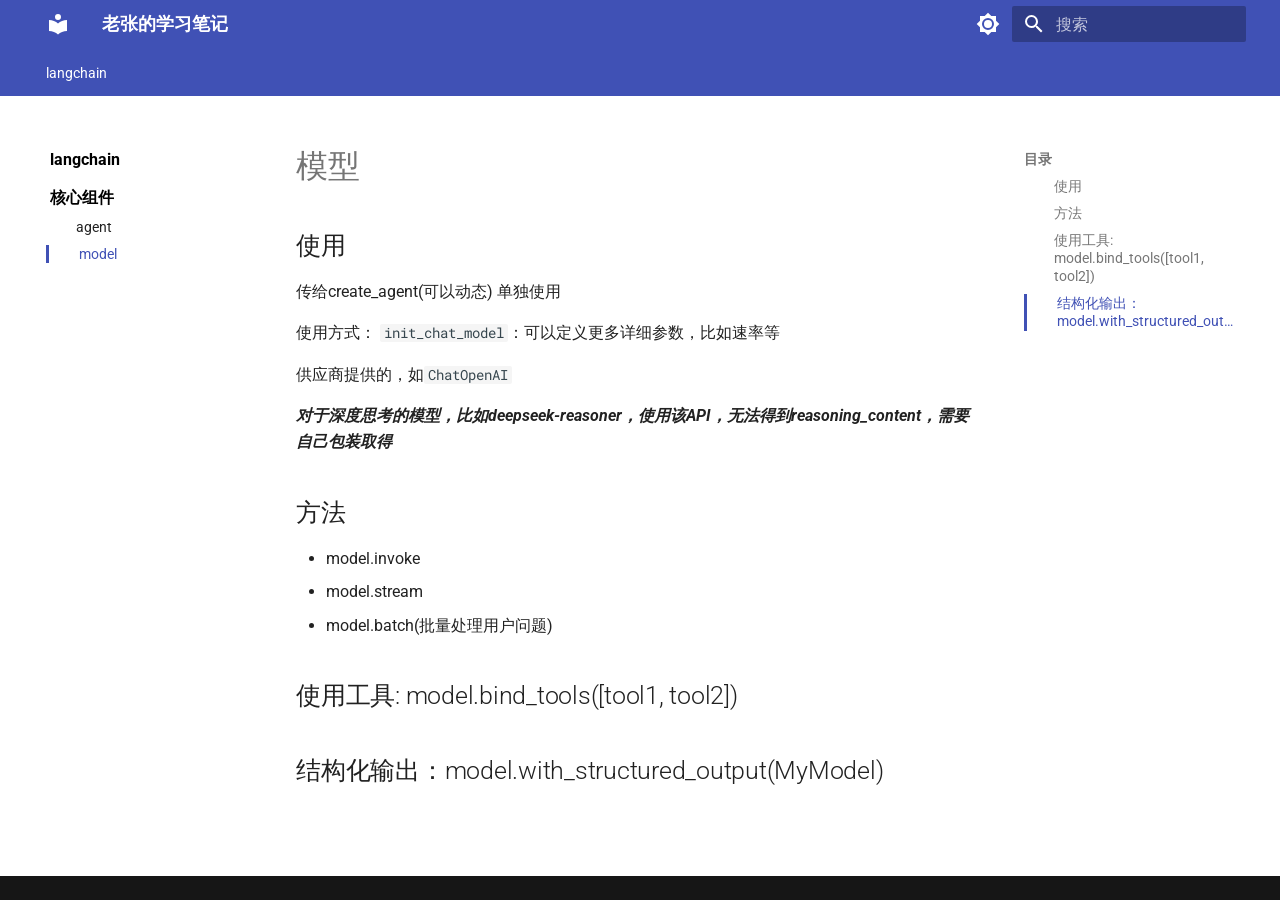
<file: site/langchain/model/index.html>
<!doctype html>
<html lang="zh" class="no-js">
  <head>
    
      <meta charset="utf-8">
      <meta name="viewport" content="width=device-width,initial-scale=1">
      
        <meta name="description" content="学习记录">
      
      
      
      
        <link rel="prev" href="../agent/">
      
      
      
        
      
      
      <link rel="icon" href="../../assets/images/favicon.png">
      <meta name="generator" content="mkdocs-1.6.1, mkdocs-material-9.7.6">
    
    
      
        <title>model - 老张的学习笔记</title>
      
    
    
      <link rel="stylesheet" href="../../assets/stylesheets/main.484c7ddc.min.css">
      
        
        <link rel="stylesheet" href="../../assets/stylesheets/palette.ab4e12ef.min.css">
      
      


    
    
      
    
    
      
        
        
        <link rel="preconnect" href="https://fonts.gstatic.com" crossorigin>
        <link rel="stylesheet" href="https://fonts.googleapis.com/css?family=Roboto:300,300i,400,400i,700,700i%7CRoboto+Mono:400,400i,700,700i&display=fallback">
        <style>:root{--md-text-font:"Roboto";--md-code-font:"Roboto Mono"}</style>
      
    
    
      <link rel="stylesheet" href="../../styles/extra.css">
    
    <script>__md_scope=new URL("../..",location),__md_hash=e=>[...e].reduce(((e,_)=>(e<<5)-e+_.charCodeAt(0)),0),__md_get=(e,_=localStorage,t=__md_scope)=>JSON.parse(_.getItem(t.pathname+"."+e)),__md_set=(e,_,t=localStorage,a=__md_scope)=>{try{t.setItem(a.pathname+"."+e,JSON.stringify(_))}catch(e){}}</script>
    
      

    
    
  </head>
  
  
    
    
      
    
    
    
    
    <body dir="ltr" data-md-color-scheme="default" data-md-color-primary="indigo" data-md-color-accent="indigo">
  
    
    <input class="md-toggle" data-md-toggle="drawer" type="checkbox" id="__drawer" autocomplete="off">
    <input class="md-toggle" data-md-toggle="search" type="checkbox" id="__search" autocomplete="off">
    <label class="md-overlay" for="__drawer"></label>
    <div data-md-component="skip">
      
        
        <a href="#_1" class="md-skip">
          跳转至
        </a>
      
    </div>
    <div data-md-component="announce">
      
    </div>
    
    
      

<header class="md-header" data-md-component="header">
  <nav class="md-header__inner md-grid" aria-label="页眉">
    <a href="../.." title="老张的学习笔记" class="md-header__button md-logo" aria-label="老张的学习笔记" data-md-component="logo">
      
  
  <svg xmlns="http://www.w3.org/2000/svg" viewBox="0 0 24 24"><path d="M12 8a3 3 0 0 0 3-3 3 3 0 0 0-3-3 3 3 0 0 0-3 3 3 3 0 0 0 3 3m0 3.54C9.64 9.35 6.5 8 3 8v11c3.5 0 6.64 1.35 9 3.54 2.36-2.19 5.5-3.54 9-3.54V8c-3.5 0-6.64 1.35-9 3.54"/></svg>

    </a>
    <label class="md-header__button md-icon" for="__drawer">
      
      <svg xmlns="http://www.w3.org/2000/svg" viewBox="0 0 24 24"><path d="M3 6h18v2H3zm0 5h18v2H3zm0 5h18v2H3z"/></svg>
    </label>
    <div class="md-header__title" data-md-component="header-title">
      <div class="md-header__ellipsis">
        <div class="md-header__topic">
          <span class="md-ellipsis">
            老张的学习笔记
          </span>
        </div>
        <div class="md-header__topic" data-md-component="header-topic">
          <span class="md-ellipsis">
            
              model
            
          </span>
        </div>
      </div>
    </div>
    
      
        <form class="md-header__option" data-md-component="palette">
  
    
    
    
    <input class="md-option" data-md-color-media="" data-md-color-scheme="default" data-md-color-primary="indigo" data-md-color-accent="indigo"  aria-label="切换暗色模式"  type="radio" name="__palette" id="__palette_0">
    
      <label class="md-header__button md-icon" title="切换暗色模式" for="__palette_1" hidden>
        <svg xmlns="http://www.w3.org/2000/svg" viewBox="0 0 24 24"><path d="M12 8a4 4 0 0 0-4 4 4 4 0 0 0 4 4 4 4 0 0 0 4-4 4 4 0 0 0-4-4m0 10a6 6 0 0 1-6-6 6 6 0 0 1 6-6 6 6 0 0 1 6 6 6 6 0 0 1-6 6m8-9.31V4h-4.69L12 .69 8.69 4H4v4.69L.69 12 4 15.31V20h4.69L12 23.31 15.31 20H20v-4.69L23.31 12z"/></svg>
      </label>
    
  
    
    
    
    <input class="md-option" data-md-color-media="" data-md-color-scheme="slate" data-md-color-primary="indigo" data-md-color-accent="indigo"  aria-label="切换亮色模式"  type="radio" name="__palette" id="__palette_1">
    
      <label class="md-header__button md-icon" title="切换亮色模式" for="__palette_0" hidden>
        <svg xmlns="http://www.w3.org/2000/svg" viewBox="0 0 24 24"><path d="M12 18c-.89 0-1.74-.2-2.5-.55C11.56 16.5 13 14.42 13 12s-1.44-4.5-3.5-5.45C10.26 6.2 11.11 6 12 6a6 6 0 0 1 6 6 6 6 0 0 1-6 6m8-9.31V4h-4.69L12 .69 8.69 4H4v4.69L.69 12 4 15.31V20h4.69L12 23.31 15.31 20H20v-4.69L23.31 12z"/></svg>
      </label>
    
  
</form>
      
    
    
      <script>var palette=__md_get("__palette");if(palette&&palette.color){if("(prefers-color-scheme)"===palette.color.media){var media=matchMedia("(prefers-color-scheme: light)"),input=document.querySelector(media.matches?"[data-md-color-media='(prefers-color-scheme: light)']":"[data-md-color-media='(prefers-color-scheme: dark)']");palette.color.media=input.getAttribute("data-md-color-media"),palette.color.scheme=input.getAttribute("data-md-color-scheme"),palette.color.primary=input.getAttribute("data-md-color-primary"),palette.color.accent=input.getAttribute("data-md-color-accent")}for(var[key,value]of Object.entries(palette.color))document.body.setAttribute("data-md-color-"+key,value)}</script>
    
    
    
      
      
        <label class="md-header__button md-icon" for="__search">
          
          <svg xmlns="http://www.w3.org/2000/svg" viewBox="0 0 24 24"><path d="M9.5 3A6.5 6.5 0 0 1 16 9.5c0 1.61-.59 3.09-1.56 4.23l.27.27h.79l5 5-1.5 1.5-5-5v-.79l-.27-.27A6.52 6.52 0 0 1 9.5 16 6.5 6.5 0 0 1 3 9.5 6.5 6.5 0 0 1 9.5 3m0 2C7 5 5 7 5 9.5S7 14 9.5 14 14 12 14 9.5 12 5 9.5 5"/></svg>
        </label>
        <div class="md-search" data-md-component="search" role="dialog">
  <label class="md-search__overlay" for="__search"></label>
  <div class="md-search__inner" role="search">
    <form class="md-search__form" name="search">
      <input type="text" class="md-search__input" name="query" aria-label="搜索" placeholder="搜索" autocapitalize="off" autocorrect="off" autocomplete="off" spellcheck="false" data-md-component="search-query" required>
      <label class="md-search__icon md-icon" for="__search">
        
        <svg xmlns="http://www.w3.org/2000/svg" viewBox="0 0 24 24"><path d="M9.5 3A6.5 6.5 0 0 1 16 9.5c0 1.61-.59 3.09-1.56 4.23l.27.27h.79l5 5-1.5 1.5-5-5v-.79l-.27-.27A6.52 6.52 0 0 1 9.5 16 6.5 6.5 0 0 1 3 9.5 6.5 6.5 0 0 1 9.5 3m0 2C7 5 5 7 5 9.5S7 14 9.5 14 14 12 14 9.5 12 5 9.5 5"/></svg>
        
        <svg xmlns="http://www.w3.org/2000/svg" viewBox="0 0 24 24"><path d="M20 11v2H8l5.5 5.5-1.42 1.42L4.16 12l7.92-7.92L13.5 5.5 8 11z"/></svg>
      </label>
      <nav class="md-search__options" aria-label="查找">
        
        <button type="reset" class="md-search__icon md-icon" title="清空当前内容" aria-label="清空当前内容" tabindex="-1">
          
          <svg xmlns="http://www.w3.org/2000/svg" viewBox="0 0 24 24"><path d="M19 6.41 17.59 5 12 10.59 6.41 5 5 6.41 10.59 12 5 17.59 6.41 19 12 13.41 17.59 19 19 17.59 13.41 12z"/></svg>
        </button>
      </nav>
      
    </form>
    <div class="md-search__output">
      <div class="md-search__scrollwrap" tabindex="0" data-md-scrollfix>
        <div class="md-search-result" data-md-component="search-result">
          <div class="md-search-result__meta">
            正在初始化搜索引擎
          </div>
          <ol class="md-search-result__list" role="presentation"></ol>
        </div>
      </div>
    </div>
  </div>
</div>
      
    
    
  </nav>
  
</header>
    
    <div class="md-container" data-md-component="container">
      
      
        
          
            
<nav class="md-tabs" aria-label="标签" data-md-component="tabs">
  <div class="md-grid">
    <ul class="md-tabs__list">
      
        
  
  
  
    
  
  
    
    
      
  
  
  
    
  
  
    
    
      <li class="md-tabs__item md-tabs__item--active">
        <a href="../agent/" class="md-tabs__link">
          
  
  
  langchain

        </a>
      </li>
    
  

    
  

      
    </ul>
  </div>
</nav>
          
        
      
      <main class="md-main" data-md-component="main">
        <div class="md-main__inner md-grid">
          
            
              
              <div class="md-sidebar md-sidebar--primary" data-md-component="sidebar" data-md-type="navigation" >
                <div class="md-sidebar__scrollwrap">
                  <div class="md-sidebar__inner">
                    


  


<nav class="md-nav md-nav--primary md-nav--lifted" aria-label="导航栏" data-md-level="0">
  <label class="md-nav__title" for="__drawer">
    <a href="../.." title="老张的学习笔记" class="md-nav__button md-logo" aria-label="老张的学习笔记" data-md-component="logo">
      
  
  <svg xmlns="http://www.w3.org/2000/svg" viewBox="0 0 24 24"><path d="M12 8a3 3 0 0 0 3-3 3 3 0 0 0-3-3 3 3 0 0 0-3 3 3 3 0 0 0 3 3m0 3.54C9.64 9.35 6.5 8 3 8v11c3.5 0 6.64 1.35 9 3.54 2.36-2.19 5.5-3.54 9-3.54V8c-3.5 0-6.64 1.35-9 3.54"/></svg>

    </a>
    老张的学习笔记
  </label>
  
  <ul class="md-nav__list" data-md-scrollfix>
    
      
      
  
  
    
  
  
  
    
    
    
    
      
        
        
      
      
        
      
    
    
    <li class="md-nav__item md-nav__item--active md-nav__item--section md-nav__item--nested">
      
        
        
        <input class="md-nav__toggle md-toggle " type="checkbox" id="__nav_1" checked>
        
          
          <label class="md-nav__link" for="__nav_1" id="__nav_1_label" tabindex="">
            
  
  
  <span class="md-ellipsis">
    
  
    langchain
  

    
  </span>
  
  

            <span class="md-nav__icon md-icon"></span>
          </label>
        
        <nav class="md-nav" data-md-level="1" aria-labelledby="__nav_1_label" aria-expanded="true">
          <label class="md-nav__title" for="__nav_1">
            <span class="md-nav__icon md-icon"></span>
            
  
    langchain
  

          </label>
          <ul class="md-nav__list" data-md-scrollfix>
            
              
                
  
  
    
  
  
  
    
    
    
    
      
      
        
          
          
        
      
    
    
    <li class="md-nav__item md-nav__item--active md-nav__item--section md-nav__item--nested">
      
        
        
        <input class="md-nav__toggle md-toggle " type="checkbox" id="__nav_1_1" checked>
        
          
          <label class="md-nav__link" for="__nav_1_1" id="__nav_1_1_label" tabindex="">
            
  
  
  <span class="md-ellipsis">
    
  
    核心组件
  

    
  </span>
  
  

            <span class="md-nav__icon md-icon"></span>
          </label>
        
        <nav class="md-nav" data-md-level="2" aria-labelledby="__nav_1_1_label" aria-expanded="true">
          <label class="md-nav__title" for="__nav_1_1">
            <span class="md-nav__icon md-icon"></span>
            
  
    核心组件
  

          </label>
          <ul class="md-nav__list" data-md-scrollfix>
            
              
                
  
  
  
  
    <li class="md-nav__item">
      <a href="../agent/" class="md-nav__link">
        
  
  
  <span class="md-ellipsis">
    
  
    agent
  

    
  </span>
  
  

      </a>
    </li>
  

              
            
              
                
  
  
    
  
  
  
    <li class="md-nav__item md-nav__item--active">
      
      <input class="md-nav__toggle md-toggle" type="checkbox" id="__toc">
      
      
        
      
      
        <label class="md-nav__link md-nav__link--active" for="__toc">
          
  
  
  <span class="md-ellipsis">
    
  
    model
  

    
  </span>
  
  

          <span class="md-nav__icon md-icon"></span>
        </label>
      
      <a href="./" class="md-nav__link md-nav__link--active">
        
  
  
  <span class="md-ellipsis">
    
  
    model
  

    
  </span>
  
  

      </a>
      
        

<nav class="md-nav md-nav--secondary" aria-label="目录">
  
  
  
    
  
  
    <label class="md-nav__title" for="__toc">
      <span class="md-nav__icon md-icon"></span>
      目录
    </label>
    <ul class="md-nav__list" data-md-component="toc" data-md-scrollfix>
      
        <li class="md-nav__item">
  <a href="#_2" class="md-nav__link">
    <span class="md-ellipsis">
      
        使用
      
    </span>
  </a>
  
</li>
      
        <li class="md-nav__item">
  <a href="#_3" class="md-nav__link">
    <span class="md-ellipsis">
      
        方法
      
    </span>
  </a>
  
</li>
      
        <li class="md-nav__item">
  <a href="#modelbind_toolstool1-tool2" class="md-nav__link">
    <span class="md-ellipsis">
      
        使用工具: model.bind_tools([tool1, tool2])
      
    </span>
  </a>
  
</li>
      
        <li class="md-nav__item">
  <a href="#modelwith_structured_outputmymodel" class="md-nav__link">
    <span class="md-ellipsis">
      
        结构化输出：model.with_structured_output(MyModel)
      
    </span>
  </a>
  
</li>
      
    </ul>
  
</nav>
      
    </li>
  

              
            
          </ul>
        </nav>
      
    </li>
  

              
            
          </ul>
        </nav>
      
    </li>
  

    
  </ul>
</nav>
                  </div>
                </div>
              </div>
            
            
              
              <div class="md-sidebar md-sidebar--secondary" data-md-component="sidebar" data-md-type="toc" >
                <div class="md-sidebar__scrollwrap">
                  <div class="md-sidebar__inner">
                    

<nav class="md-nav md-nav--secondary" aria-label="目录">
  
  
  
    
  
  
    <label class="md-nav__title" for="__toc">
      <span class="md-nav__icon md-icon"></span>
      目录
    </label>
    <ul class="md-nav__list" data-md-component="toc" data-md-scrollfix>
      
        <li class="md-nav__item">
  <a href="#_2" class="md-nav__link">
    <span class="md-ellipsis">
      
        使用
      
    </span>
  </a>
  
</li>
      
        <li class="md-nav__item">
  <a href="#_3" class="md-nav__link">
    <span class="md-ellipsis">
      
        方法
      
    </span>
  </a>
  
</li>
      
        <li class="md-nav__item">
  <a href="#modelbind_toolstool1-tool2" class="md-nav__link">
    <span class="md-ellipsis">
      
        使用工具: model.bind_tools([tool1, tool2])
      
    </span>
  </a>
  
</li>
      
        <li class="md-nav__item">
  <a href="#modelwith_structured_outputmymodel" class="md-nav__link">
    <span class="md-ellipsis">
      
        结构化输出：model.with_structured_output(MyModel)
      
    </span>
  </a>
  
</li>
      
    </ul>
  
</nav>
                  </div>
                </div>
              </div>
            
          
          
            <div class="md-content" data-md-component="content">
              
              <article class="md-content__inner md-typeset">
                
                  



<h1 id="_1">模型</h1>
<h2 id="_2">使用</h2>
<p>传给create_agent(可以动态)
单独使用</p>
<p>使用方式：
<code>init_chat_model</code>：可以定义更多详细参数，比如速率等</p>
<p>供应商提供的，如<code>ChatOpenAI</code></p>
<p><strong><em>对于深度思考的模型，比如deepseek-reasoner，使用该API，无法得到reasoning_content，需要自己包装取得</em></strong></p>
<h2 id="_3">方法</h2>
<ul>
<li>model.invoke</li>
<li>model.stream</li>
<li>model.batch(批量处理用户问题)</li>
</ul>
<h2 id="modelbind_toolstool1-tool2">使用工具: model.bind_tools([tool1, tool2])</h2>
<h2 id="modelwith_structured_outputmymodel">结构化输出：model.with_structured_output(MyModel)</h2>












                
              </article>
            </div>
          
          
<script>var target=document.getElementById(location.hash.slice(1));target&&target.name&&(target.checked=target.name.startsWith("__tabbed_"))</script>
        </div>
        
          <button type="button" class="md-top md-icon" data-md-component="top" hidden>
  
  <svg xmlns="http://www.w3.org/2000/svg" viewBox="0 0 24 24"><path d="M13 20h-2V8l-5.5 5.5-1.42-1.42L12 4.16l7.92 7.92-1.42 1.42L13 8z"/></svg>
  回到页面顶部
</button>
        
      </main>
      
        <footer class="md-footer">
  
  <div class="md-footer-meta md-typeset">
    <div class="md-footer-meta__inner md-grid">
      <div class="md-copyright">
  
  
</div>
      
    </div>
  </div>
</footer>
      
    </div>
    <div class="md-dialog" data-md-component="dialog">
      <div class="md-dialog__inner md-typeset"></div>
    </div>
    
    
    
      
      
      <script id="__config" type="application/json">{"annotate": null, "base": "../..", "features": ["navigation.tabs", "navigation.sections", "navigation.top", "search.highlight", "content.code.copy", "navigation.expand"], "search": "../../assets/javascripts/workers/search.2c215733.min.js", "tags": null, "translations": {"clipboard.copied": "\u5df2\u590d\u5236", "clipboard.copy": "\u590d\u5236", "search.result.more.one": "\u5728\u8be5\u9875\u4e0a\u8fd8\u6709 1 \u4e2a\u7b26\u5408\u6761\u4ef6\u7684\u7ed3\u679c", "search.result.more.other": "\u5728\u8be5\u9875\u4e0a\u8fd8\u6709 # \u4e2a\u7b26\u5408\u6761\u4ef6\u7684\u7ed3\u679c", "search.result.none": "\u6ca1\u6709\u627e\u5230\u7b26\u5408\u6761\u4ef6\u7684\u7ed3\u679c", "search.result.one": "\u627e\u5230 1 \u4e2a\u7b26\u5408\u6761\u4ef6\u7684\u7ed3\u679c", "search.result.other": "# \u4e2a\u7b26\u5408\u6761\u4ef6\u7684\u7ed3\u679c", "search.result.placeholder": "\u952e\u5165\u4ee5\u5f00\u59cb\u641c\u7d22", "search.result.term.missing": "\u7f3a\u5c11", "select.version": "\u9009\u62e9\u5f53\u524d\u7248\u672c"}, "version": null}</script>
    
    
      <script src="../../assets/javascripts/bundle.79ae519e.min.js"></script>
      
    
  </body>
</html>
</file>
<file: site/styles/extra.css>
/* 增加二级菜单的左侧缩进 */
/* .md-nav__item--nested .md-nav__list { */
  /* padding-left: 20px;   缩进距离，可调整 */
/* } */

/* 或者直接给二级菜单项增加缩进 */
.md-nav__list .md-nav__item .md-nav__link {
  padding-left: 1.5rem;
}

/* 当前激活的菜单项加左侧边框 */
.md-nav__link--active {
  border-left: 3px solid var(--md-primary-fg-color);
  padding-left: calc(1.5rem - 3px);  /* 保持对齐 */
}

/* 一级分组标题加粗和背景 */
.md-nav__item--nested > .md-nav__link {
  font-weight:bold;
  color: black !important;
  font-size: 16px;
  padding-left: 4px !important;
  /* background-color: rgba(0,0,0,0.03); */
}

/* 子菜单项悬停效果 */
.md-nav__link:hover {
  background-color: var(--md-primary-fg-color--transparent);
}
</file>
<file: site/assets/stylesheets/main.484c7ddc.min.css>
@charset "UTF-8";html{-webkit-text-size-adjust:none;-moz-text-size-adjust:none;text-size-adjust:none;box-sizing:border-box}*,:after,:before{box-sizing:inherit}@media (prefers-reduced-motion){*,:after,:before{transition:none!important}}body{margin:0}a,button,input,label{-webkit-tap-highlight-color:transparent}a{color:inherit;text-decoration:none}hr{border:0;box-sizing:initial;display:block;height:.05rem;overflow:visible;padding:0}small{font-size:80%}sub,sup{line-height:1em}img{border-style:none}table{border-collapse:initial;border-spacing:0}td,th{font-weight:400;vertical-align:top}button{background:#0000;border:0;font-family:inherit;font-size:inherit;margin:0;padding:0}input{border:0;outline:none}:root{--md-primary-fg-color:#4051b5;--md-primary-fg-color--light:#5d6cc0;--md-primary-fg-color--dark:#303fa1;--md-primary-bg-color:#fff;--md-primary-bg-color--light:#ffffffb3;--md-accent-fg-color:#526cfe;--md-accent-fg-color--transparent:#526cfe1a;--md-accent-bg-color:#fff;--md-accent-bg-color--light:#ffffffb3}[data-md-color-scheme=default]{color-scheme:light}[data-md-color-scheme=default] img[src$="#gh-dark-mode-only"],[data-md-color-scheme=default] img[src$="#only-dark"]{display:none}:root,[data-md-color-scheme=default]{--md-hue:225deg;--md-default-fg-color:#000000de;--md-default-fg-color--light:#0000008a;--md-default-fg-color--lighter:#00000052;--md-default-fg-color--lightest:#00000012;--md-default-bg-color:#fff;--md-default-bg-color--light:#ffffffb3;--md-default-bg-color--lighter:#ffffff4d;--md-default-bg-color--lightest:#ffffff1f;--md-code-fg-color:#36464e;--md-code-bg-color:#f5f5f5;--md-code-bg-color--light:#f5f5f5b3;--md-code-bg-color--lighter:#f5f5f54d;--md-code-hl-color:#4287ff;--md-code-hl-color--light:#4287ff1a;--md-code-hl-number-color:#d52a2a;--md-code-hl-special-color:#db1457;--md-code-hl-function-color:#a846b9;--md-code-hl-constant-color:#6e59d9;--md-code-hl-keyword-color:#3f6ec6;--md-code-hl-string-color:#1c7d4d;--md-code-hl-name-color:var(--md-code-fg-color);--md-code-hl-operator-color:var(--md-default-fg-color--light);--md-code-hl-punctuation-color:var(--md-default-fg-color--light);--md-code-hl-comment-color:var(--md-default-fg-color--light);--md-code-hl-generic-color:var(--md-default-fg-color--light);--md-code-hl-variable-color:var(--md-default-fg-color--light);--md-typeset-color:var(--md-default-fg-color);--md-typeset-a-color:var(--md-primary-fg-color);--md-typeset-del-color:#f5503d26;--md-typeset-ins-color:#0bd57026;--md-typeset-kbd-color:#fafafa;--md-typeset-kbd-accent-color:#fff;--md-typeset-kbd-border-color:#b8b8b8;--md-typeset-mark-color:#ffff0080;--md-typeset-table-color:#0000001f;--md-typeset-table-color--light:rgba(0,0,0,.035);--md-admonition-fg-color:var(--md-default-fg-color);--md-admonition-bg-color:var(--md-default-bg-color);--md-warning-fg-color:#000000de;--md-warning-bg-color:#ff9;--md-footer-fg-color:#fff;--md-footer-fg-color--light:#ffffffb3;--md-footer-fg-color--lighter:#ffffff73;--md-footer-bg-color:#000000de;--md-footer-bg-color--dark:#00000052;--md-shadow-z1:0 0.2rem 0.5rem #0000000d,0 0 0.05rem #0000001a;--md-shadow-z2:0 0.2rem 0.5rem #0000001a,0 0 0.05rem #00000040;--md-shadow-z3:0 0.2rem 0.5rem #0003,0 0 0.05rem #00000059}.md-icon svg{fill:currentcolor;display:block;height:1.2rem;width:1.2rem}body{-webkit-font-smoothing:antialiased;-moz-osx-font-smoothing:grayscale;--md-text-font-family:var(--md-text-font,_),-apple-system,BlinkMacSystemFont,Helvetica,Arial,sans-serif;--md-code-font-family:var(--md-code-font,_),SFMono-Regular,Consolas,Menlo,monospace}aside,body,input{font-feature-settings:"kern","liga";color:var(--md-typeset-color);font-family:var(--md-text-font-family)}code,kbd,pre{font-feature-settings:"kern";font-family:var(--md-code-font-family)}:root{--md-typeset-table-sort-icon:url('data:image/svg+xml;charset=utf-8,<svg xmlns="http://www.w3.org/2000/svg" viewBox="0 0 24 24"><path d="m18 21-4-4h3V7h-3l4-4 4 4h-3v10h3M2 19v-2h10v2M2 13v-2h7v2M2 7V5h4v2z"/></svg>');--md-typeset-table-sort-icon--asc:url('data:image/svg+xml;charset=utf-8,<svg xmlns="http://www.w3.org/2000/svg" viewBox="0 0 24 24"><path d="M19 17h3l-4 4-4-4h3V3h2M2 17h10v2H2M6 5v2H2V5m0 6h7v2H2z"/></svg>');--md-typeset-table-sort-icon--desc:url('data:image/svg+xml;charset=utf-8,<svg xmlns="http://www.w3.org/2000/svg" viewBox="0 0 24 24"><path d="M19 7h3l-4-4-4 4h3v14h2M2 17h10v2H2M6 5v2H2V5m0 6h7v2H2z"/></svg>')}.md-typeset{-webkit-print-color-adjust:exact;color-adjust:exact;font-size:.8rem;line-height:1.6;overflow-wrap:break-word}@media print{.md-typeset{font-size:.68rem}}.md-typeset blockquote,.md-typeset dl,.md-typeset figure,.md-typeset ol,.md-typeset pre,.md-typeset ul{margin-bottom:1em;margin-top:1em}.md-typeset h1{color:var(--md-default-fg-color--light);font-size:2em;line-height:1.3;margin:0 0 1.25em}.md-typeset h1,.md-typeset h2{font-weight:300;letter-spacing:-.01em}.md-typeset h2{font-size:1.5625em;line-height:1.4;margin:1.6em 0 .64em}.md-typeset h3{font-size:1.25em;font-weight:400;letter-spacing:-.01em;line-height:1.5;margin:1.6em 0 .8em}.md-typeset h2+h3{margin-top:.8em}.md-typeset h4{font-weight:700;letter-spacing:-.01em;margin:1em 0}.md-typeset h5,.md-typeset h6{color:var(--md-default-fg-color--light);font-size:.8em;font-weight:700;letter-spacing:-.01em;margin:1.25em 0}.md-typeset h5{text-transform:uppercase}.md-typeset h5 code{text-transform:none}.md-typeset hr{border-bottom:.05rem solid var(--md-default-fg-color--lightest);display:flow-root;margin:1.5em 0}.md-typeset a{color:var(--md-typeset-a-color);word-break:break-word}.md-typeset a,.md-typeset a:before{transition:color 125ms}.md-typeset a:focus,.md-typeset a:hover{color:var(--md-accent-fg-color)}.md-typeset a:focus code,.md-typeset a:hover code{background-color:var(--md-accent-fg-color--transparent);color:var(--md-accent-fg-color)}.md-typeset a code{color:var(--md-typeset-a-color)}.md-typeset a.focus-visible{outline-color:var(--md-accent-fg-color);outline-offset:.2rem}.md-typeset code,.md-typeset kbd,.md-typeset pre{color:var(--md-code-fg-color);direction:ltr;font-variant-ligatures:none;transition:background-color 125ms}@media print{.md-typeset code,.md-typeset kbd,.md-typeset pre{white-space:pre-wrap}}.md-typeset code{background-color:var(--md-code-bg-color);border-radius:.1rem;-webkit-box-decoration-break:clone;box-decoration-break:clone;font-size:.85em;padding:0 .2941176471em;transition:color 125ms,background-color 125ms;word-break:break-word}.md-typeset code:not(.focus-visible){-webkit-tap-highlight-color:transparent;outline:none}.md-typeset pre{display:flow-root;line-height:1.4;position:relative}.md-typeset pre>code{-webkit-box-decoration-break:slice;box-decoration-break:slice;box-shadow:none;display:block;margin:0;outline-color:var(--md-accent-fg-color);overflow:auto;padding:.7720588235em 1.1764705882em;scrollbar-color:var(--md-default-fg-color--lighter) #0000;scrollbar-width:thin;touch-action:auto;word-break:normal}.md-typeset pre>code:hover{scrollbar-color:var(--md-accent-fg-color) #0000}.md-typeset pre>code::-webkit-scrollbar{height:.2rem;width:.2rem}.md-typeset pre>code::-webkit-scrollbar-thumb{background-color:var(--md-default-fg-color--lighter)}.md-typeset pre>code::-webkit-scrollbar-thumb:hover{background-color:var(--md-accent-fg-color)}.md-typeset kbd{background-color:var(--md-typeset-kbd-color);border-radius:.1rem;box-shadow:0 .1rem 0 .05rem var(--md-typeset-kbd-border-color),0 .1rem 0 var(--md-typeset-kbd-border-color),0 -.1rem .2rem var(--md-typeset-kbd-accent-color) inset;color:var(--md-default-fg-color);display:inline-block;font-size:.75em;padding:0 .6666666667em;vertical-align:text-top;word-break:break-word}.md-typeset mark{background-color:var(--md-typeset-mark-color);-webkit-box-decoration-break:clone;box-decoration-break:clone;color:inherit;word-break:break-word}.md-typeset abbr{cursor:help;text-decoration:none}.md-typeset [data-preview],.md-typeset abbr{border-bottom:.05rem dotted var(--md-default-fg-color--light)}.md-typeset small{opacity:.75}[dir=ltr] .md-typeset sub,[dir=ltr] .md-typeset sup{margin-left:.078125em}[dir=rtl] .md-typeset sub,[dir=rtl] .md-typeset sup{margin-right:.078125em}[dir=ltr] .md-typeset blockquote{padding-left:.6rem}[dir=rtl] .md-typeset blockquote{padding-right:.6rem}[dir=ltr] .md-typeset blockquote{border-left:.2rem solid var(--md-default-fg-color--lighter)}[dir=rtl] .md-typeset blockquote{border-right:.2rem solid var(--md-default-fg-color--lighter)}.md-typeset blockquote{color:var(--md-default-fg-color--light);margin-left:0;margin-right:0}.md-typeset ul{list-style-type:disc}.md-typeset ul[type]{list-style-type:revert-layer}[dir=ltr] .md-typeset ol,[dir=ltr] .md-typeset ul{margin-left:.625em}[dir=rtl] .md-typeset ol,[dir=rtl] .md-typeset ul{margin-right:.625em}.md-typeset ol,.md-typeset ul{padding:0}.md-typeset ol:not([hidden]),.md-typeset ul:not([hidden]){display:flow-root}.md-typeset ol ol,.md-typeset ul ol{list-style-type:lower-alpha}.md-typeset ol ol ol,.md-typeset ul ol ol{list-style-type:lower-roman}.md-typeset ol ol ol ol,.md-typeset ul ol ol ol{list-style-type:upper-alpha}.md-typeset ol ol ol ol ol,.md-typeset ul ol ol ol ol{list-style-type:upper-roman}.md-typeset ol[type],.md-typeset ul[type]{list-style-type:revert-layer}[dir=ltr] .md-typeset ol li,[dir=ltr] .md-typeset ul li{margin-left:1.25em}[dir=rtl] .md-typeset ol li,[dir=rtl] .md-typeset ul li{margin-right:1.25em}.md-typeset ol li,.md-typeset ul li{margin-bottom:.5em}.md-typeset ol li blockquote,.md-typeset ol li p,.md-typeset ul li blockquote,.md-typeset ul li p{margin:.5em 0}.md-typeset ol li:last-child,.md-typeset ul li:last-child{margin-bottom:0}[dir=ltr] .md-typeset ol li ol,[dir=ltr] .md-typeset ol li ul,[dir=ltr] .md-typeset ul li ol,[dir=ltr] .md-typeset ul li ul{margin-left:.625em}[dir=rtl] .md-typeset ol li ol,[dir=rtl] .md-typeset ol li ul,[dir=rtl] .md-typeset ul li ol,[dir=rtl] .md-typeset ul li ul{margin-right:.625em}.md-typeset ol li ol,.md-typeset ol li ul,.md-typeset ul li ol,.md-typeset ul li ul{margin-bottom:.5em;margin-top:.5em}[dir=ltr] .md-typeset dd{margin-left:1.875em}[dir=rtl] .md-typeset dd{margin-right:1.875em}.md-typeset dd{margin-bottom:1.5em;margin-top:1em}.md-typeset img,.md-typeset svg,.md-typeset video{height:auto;max-width:100%}.md-typeset img[align=left]{margin:1em 1em 1em 0}.md-typeset img[align=right]{margin:1em 0 1em 1em}.md-typeset img[align]:only-child{margin-top:0}.md-typeset figure{display:flow-root;margin:1em auto;max-width:100%;text-align:center;width:fit-content}.md-typeset figure img{display:block;margin:0 auto}.md-typeset figcaption{font-style:italic;margin:1em auto;max-width:24rem}.md-typeset iframe{max-width:100%}.md-typeset table:not([class]){background-color:var(--md-default-bg-color);border:.05rem solid var(--md-typeset-table-color);border-radius:.1rem;display:inline-block;font-size:.64rem;max-width:100%;overflow:auto;touch-action:auto}@media print{.md-typeset table:not([class]){display:table}}.md-typeset table:not([class])+*{margin-top:1.5em}.md-typeset table:not([class]) td>:first-child,.md-typeset table:not([class]) th>:first-child{margin-top:0}.md-typeset table:not([class]) td>:last-child,.md-typeset table:not([class]) th>:last-child{margin-bottom:0}.md-typeset table:not([class]) td:not([align]),.md-typeset table:not([class]) th:not([align]){text-align:left}[dir=rtl] .md-typeset table:not([class]) td:not([align]),[dir=rtl] .md-typeset table:not([class]) th:not([align]){text-align:right}.md-typeset table:not([class]) th{font-weight:700;min-width:5rem;padding:.9375em 1.25em;vertical-align:top}.md-typeset table:not([class]) td{border-top:.05rem solid var(--md-typeset-table-color);padding:.9375em 1.25em;vertical-align:top}.md-typeset table:not([class]) tbody tr{transition:background-color 125ms}.md-typeset table:not([class]) tbody tr:hover{background-color:var(--md-typeset-table-color--light);box-shadow:0 .05rem 0 var(--md-default-bg-color) inset}.md-typeset table:not([class]) a{word-break:normal}.md-typeset table th[role=columnheader]{cursor:pointer}[dir=ltr] .md-typeset table th[role=columnheader]:after{margin-left:.5em}[dir=rtl] .md-typeset table th[role=columnheader]:after{margin-right:.5em}.md-typeset table th[role=columnheader]:after{content:"";display:inline-block;height:1.2em;-webkit-mask-image:var(--md-typeset-table-sort-icon);mask-image:var(--md-typeset-table-sort-icon);-webkit-mask-repeat:no-repeat;mask-repeat:no-repeat;-webkit-mask-size:contain;mask-size:contain;transition:background-color 125ms;vertical-align:text-bottom;width:1.2em}.md-typeset table th[role=columnheader]:hover:after{background-color:var(--md-default-fg-color--lighter)}.md-typeset table th[role=columnheader][aria-sort=ascending]:after{background-color:var(--md-default-fg-color--light);-webkit-mask-image:var(--md-typeset-table-sort-icon--asc);mask-image:var(--md-typeset-table-sort-icon--asc)}.md-typeset table th[role=columnheader][aria-sort=descending]:after{background-color:var(--md-default-fg-color--light);-webkit-mask-image:var(--md-typeset-table-sort-icon--desc);mask-image:var(--md-typeset-table-sort-icon--desc)}.md-typeset__scrollwrap{margin:1em -.8rem;overflow-x:auto;touch-action:auto}.md-typeset__table{display:inline-block;margin-bottom:.5em;padding:0 .8rem}@media print{.md-typeset__table{display:block}}html .md-typeset__table table{display:table;margin:0;overflow:hidden;width:100%}@media screen and (max-width:44.984375em){.md-content__inner>pre{margin:1em -.8rem}.md-content__inner>pre code{border-radius:0}}.md-typeset .md-author{border-radius:100%;display:block;flex-shrink:0;height:1.6rem;overflow:hidden;position:relative;transition:color 125ms,transform 125ms;width:1.6rem}.md-typeset .md-author img{display:block}.md-typeset .md-author--more{background:var(--md-default-fg-color--lightest);color:var(--md-default-fg-color--lighter);font-size:.6rem;font-weight:700;line-height:1.6rem;text-align:center}.md-typeset .md-author--long{height:2.4rem;width:2.4rem}.md-typeset a.md-author{transform:scale(1)}.md-typeset a.md-author img{border-radius:100%;filter:grayscale(100%) opacity(75%);transition:filter 125ms}.md-typeset a.md-author:focus,.md-typeset a.md-author:hover{transform:scale(1.1);z-index:1}.md-typeset a.md-author:focus img,.md-typeset a.md-author:hover img{filter:grayscale(0)}.md-banner{background-color:var(--md-footer-bg-color);color:var(--md-footer-fg-color);overflow:auto}@media print{.md-banner{display:none}}.md-banner--warning{background-color:var(--md-warning-bg-color);color:var(--md-warning-fg-color)}.md-banner__inner{font-size:.7rem;margin:.6rem auto;padding:0 .8rem}[dir=ltr] .md-banner__button{float:right}[dir=rtl] .md-banner__button{float:left}.md-banner__button{color:inherit;cursor:pointer;transition:opacity .25s}.no-js .md-banner__button{display:none}.md-banner__button:hover{opacity:.7}html{font-size:125%;height:100%;overflow-x:hidden}@media screen and (min-width:100em){html{font-size:137.5%}}@media screen and (min-width:125em){html{font-size:150%}}body{background-color:var(--md-default-bg-color);display:flex;flex-direction:column;font-size:.5rem;min-height:100%;position:relative;width:100%}@media print{body{display:block}}@media screen and (max-width:59.984375em){body[data-md-scrolllock]{position:fixed}}.md-grid{margin-left:auto;margin-right:auto;max-width:61rem}.md-container{display:flex;flex-direction:column;flex-grow:1}@media print{.md-container{display:block}}.md-main{flex-grow:1}.md-main__inner{display:flex;height:100%;margin-top:1.5rem}.md-ellipsis{overflow:hidden;text-overflow:ellipsis}.md-toggle{display:none}.md-option{height:0;opacity:0;position:absolute;width:0}.md-option:checked+label:not([hidden]){display:block}.md-option.focus-visible+label{outline-color:var(--md-accent-fg-color);outline-style:auto}.md-skip{background-color:var(--md-default-fg-color);border-radius:.1rem;color:var(--md-default-bg-color);font-size:.64rem;margin:.5rem;opacity:0;outline-color:var(--md-accent-fg-color);padding:.3rem .5rem;position:fixed;transform:translateY(.4rem);z-index:-1}.md-skip:focus{opacity:1;transform:translateY(0);transition:transform .25s cubic-bezier(.4,0,.2,1),opacity 175ms 75ms;z-index:10}@page{margin:25mm}:root{--md-clipboard-icon:url('data:image/svg+xml;charset=utf-8,<svg xmlns="http://www.w3.org/2000/svg" viewBox="0 0 24 24"><path d="M19 21H8V7h11m0-2H8a2 2 0 0 0-2 2v14a2 2 0 0 0 2 2h11a2 2 0 0 0 2-2V7a2 2 0 0 0-2-2m-3-4H4a2 2 0 0 0-2 2v14h2V3h12z"/></svg>')}.md-clipboard{border-radius:.1rem;color:var(--md-default-fg-color--lightest);cursor:pointer;height:1.5em;outline-color:var(--md-accent-fg-color);outline-offset:.1rem;transition:color .25s;width:1.5em;z-index:1}@media print{.md-clipboard{display:none}}.md-clipboard:not(.focus-visible){-webkit-tap-highlight-color:transparent;outline:none}:hover>.md-clipboard{color:var(--md-default-fg-color--light)}.md-clipboard:focus,.md-clipboard:hover{color:var(--md-accent-fg-color)}.md-clipboard:after{background-color:currentcolor;content:"";display:block;height:1.125em;margin:0 auto;-webkit-mask-image:var(--md-clipboard-icon);mask-image:var(--md-clipboard-icon);-webkit-mask-position:center;mask-position:center;-webkit-mask-repeat:no-repeat;mask-repeat:no-repeat;-webkit-mask-size:contain;mask-size:contain;width:1.125em}.md-clipboard--inline{cursor:pointer}.md-clipboard--inline code{transition:color .25s,background-color .25s}.md-clipboard--inline:focus code,.md-clipboard--inline:hover code{background-color:var(--md-accent-fg-color--transparent);color:var(--md-accent-fg-color)}:root{--md-code-select-icon:url('data:image/svg+xml;charset=utf-8,<svg xmlns="http://www.w3.org/2000/svg" viewBox="0 0 24 24"><path d="M19 19h-4v2h4c1.1 0 2-.9 2-2v-4h-2m0-12h-4v2h4v4h2V5c0-1.1-.9-2-2-2M5 5h4V3H5c-1.1 0-2 .9-2 2v4h2m0 6H3v4c0 1.1.9 2 2 2h4v-2H5zm2-4h2v2H7zm4 0h2v2h-2zm4 0h2v2h-2zM7 7h2v2H7zm4 0h2v2h-2zm4 0h2v2h-2zm-8 8h2v2H7zm4 0h2v2h-2zm4 0h2v2h-2z"/></svg>');--md-code-copy-icon:url('data:image/svg+xml;charset=utf-8,<svg xmlns="http://www.w3.org/2000/svg" viewBox="0 0 24 24"><path d="M19 21H8V7h11m0-2H8a2 2 0 0 0-2 2v14a2 2 0 0 0 2 2h11a2 2 0 0 0 2-2V7a2 2 0 0 0-2-2m-3-4H4a2 2 0 0 0-2 2v14h2V3h12z"/></svg>')}.md-typeset .md-code__content{display:grid}.md-code__nav{background-color:var(--md-code-bg-color--lighter);border-radius:.1rem;display:flex;gap:.2rem;padding:.2rem;position:absolute;right:.25em;top:.25em;transition:background-color .25s;z-index:1}:hover>.md-code__nav{background-color:var(--md-code-bg-color--light)}.md-code__button{color:var(--md-default-fg-color--lightest);cursor:pointer;display:block;height:1.5em;outline-color:var(--md-accent-fg-color);outline-offset:.1rem;transition:color .25s;width:1.5em}:hover>*>.md-code__button{color:var(--md-default-fg-color--light)}.md-code__button.focus-visible,.md-code__button:hover{color:var(--md-accent-fg-color)}.md-code__button--active{color:var(--md-default-fg-color)!important}.md-code__button:after{background-color:currentcolor;content:"";display:block;height:1.125em;margin:0 auto;-webkit-mask-position:center;mask-position:center;-webkit-mask-repeat:no-repeat;mask-repeat:no-repeat;-webkit-mask-size:contain;mask-size:contain;width:1.125em}.md-code__button[data-md-type=select]:after{-webkit-mask-image:var(--md-code-select-icon);mask-image:var(--md-code-select-icon)}.md-code__button[data-md-type=copy]:after{-webkit-mask-image:var(--md-code-copy-icon);mask-image:var(--md-code-copy-icon)}@keyframes consent{0%{opacity:0;transform:translateY(100%)}to{opacity:1;transform:translateY(0)}}@keyframes overlay{0%{opacity:0}to{opacity:1}}.md-consent__overlay{animation:overlay .25s both;-webkit-backdrop-filter:blur(.1rem);backdrop-filter:blur(.1rem);background-color:#0000008a;height:100%;opacity:1;position:fixed;top:0;width:100%;z-index:5}.md-consent__inner{animation:consent .5s cubic-bezier(.1,.7,.1,1) both;background-color:var(--md-default-bg-color);border:0;border-radius:.1rem;bottom:0;box-shadow:0 0 .2rem #0000001a,0 .2rem .4rem #0003;max-height:100%;overflow:auto;padding:0;position:fixed;width:100%;z-index:5}.md-consent__form{padding:.8rem}.md-consent__settings{display:none;margin:1em 0}input:checked+.md-consent__settings{display:block}.md-consent__controls{margin-bottom:.8rem}.md-typeset .md-consent__controls .md-button{display:inline}@media screen and (max-width:44.984375em){.md-typeset .md-consent__controls .md-button{display:block;margin-top:.4rem;text-align:center;width:100%}}.md-consent label{cursor:pointer}.md-content{flex-grow:1;min-width:0}.md-content__inner{margin:0 .8rem 1.2rem;padding-top:.6rem}@media screen and (min-width:76.25em){[dir=ltr] .md-sidebar--primary:not([hidden])~.md-content>.md-content__inner{margin-left:1.2rem}[dir=ltr] .md-sidebar--secondary:not([hidden])~.md-content>.md-content__inner,[dir=rtl] .md-sidebar--primary:not([hidden])~.md-content>.md-content__inner{margin-right:1.2rem}[dir=rtl] .md-sidebar--secondary:not([hidden])~.md-content>.md-content__inner{margin-left:1.2rem}}.md-content__inner:before{content:"";display:block;height:.4rem}.md-content__inner>:last-child{margin-bottom:0}[dir=ltr] .md-content__button{float:right}[dir=rtl] .md-content__button{float:left}[dir=ltr] .md-content__button{margin-left:.4rem}[dir=rtl] .md-content__button{margin-right:.4rem}.md-content__button{margin:.4rem 0;padding:0}@media print{.md-content__button{display:none}}.md-typeset .md-content__button{color:var(--md-default-fg-color--lighter)}.md-content__button svg{display:inline;vertical-align:top}[dir=rtl] .md-content__button svg{transform:scaleX(-1)}[dir=ltr] .md-dialog{right:.8rem}[dir=rtl] .md-dialog{left:.8rem}.md-dialog{background-color:var(--md-default-fg-color);border-radius:.1rem;bottom:.8rem;box-shadow:var(--md-shadow-z3);min-width:11.1rem;opacity:0;padding:.4rem .6rem;pointer-events:none;position:fixed;transform:translateY(100%);transition:transform 0ms .4s,opacity .4s;z-index:4}@media print{.md-dialog{display:none}}.md-dialog--active{opacity:1;pointer-events:auto;transform:translateY(0);transition:transform .4s cubic-bezier(.075,.85,.175,1),opacity .4s}.md-dialog__inner{color:var(--md-default-bg-color);font-size:.7rem}.md-feedback{margin:2em 0 1em;text-align:center}.md-feedback fieldset{border:none;margin:0;padding:0}.md-feedback__title{font-weight:700;margin:1em auto}.md-feedback__inner{position:relative}.md-feedback__list{display:flex;flex-wrap:wrap;place-content:baseline center;position:relative}.md-feedback__list:hover .md-icon:not(:disabled){color:var(--md-default-fg-color--lighter)}:disabled .md-feedback__list{min-height:1.8rem}.md-feedback__icon{color:var(--md-default-fg-color--light);cursor:pointer;flex-shrink:0;margin:0 .1rem;transition:color 125ms}.md-feedback__icon:not(:disabled).md-icon:hover{color:var(--md-accent-fg-color)}.md-feedback__icon:disabled{color:var(--md-default-fg-color--lightest);pointer-events:none}.md-feedback__note{opacity:0;position:relative;transform:translateY(.4rem);transition:transform .4s cubic-bezier(.1,.7,.1,1),opacity .15s}.md-feedback__note>*{margin:0 auto;max-width:16rem}:disabled .md-feedback__note{opacity:1;transform:translateY(0)}@media print{.md-feedback{display:none}}.md-footer{background-color:var(--md-footer-bg-color);color:var(--md-footer-fg-color)}@media print{.md-footer{display:none}}.md-footer__inner{justify-content:space-between;overflow:auto;padding:.2rem}.md-footer__inner:not([hidden]){display:flex}.md-footer__link{align-items:end;display:flex;flex-grow:0.01;margin-bottom:.4rem;margin-top:1rem;max-width:100%;outline-color:var(--md-accent-fg-color);overflow:hidden;transition:opacity .25s}.md-footer__link:focus,.md-footer__link:hover{opacity:.7}[dir=rtl] .md-footer__link svg{transform:scaleX(-1)}@media screen and (max-width:44.984375em){.md-footer__link--prev{flex-shrink:0}.md-footer__link--prev .md-footer__title{display:none}}[dir=ltr] .md-footer__link--next{margin-left:auto}[dir=rtl] .md-footer__link--next{margin-right:auto}.md-footer__link--next{text-align:right}[dir=rtl] .md-footer__link--next{text-align:left}.md-footer__title{flex-grow:1;font-size:.9rem;margin-bottom:.7rem;max-width:calc(100% - 2.4rem);padding:0 1rem;white-space:nowrap}.md-footer__button{margin:.2rem;padding:.4rem}.md-footer__direction{font-size:.64rem;opacity:.7}.md-footer-meta{background-color:var(--md-footer-bg-color--dark)}.md-footer-meta__inner{display:flex;flex-wrap:wrap;justify-content:space-between;padding:.2rem}html .md-footer-meta.md-typeset a{color:var(--md-footer-fg-color--light)}html .md-footer-meta.md-typeset a:focus,html .md-footer-meta.md-typeset a:hover{color:var(--md-footer-fg-color)}.md-copyright{color:var(--md-footer-fg-color--lighter);font-size:.64rem;margin:auto .6rem;padding:.4rem 0;width:100%}@media screen and (min-width:45em){.md-copyright{width:auto}}.md-copyright__highlight{color:var(--md-footer-fg-color--light)}.md-social{display:inline-flex;gap:.2rem;margin:0 .4rem;padding:.2rem 0 .6rem}@media screen and (min-width:45em){.md-social{padding:.6rem 0}}.md-social__link{display:inline-block;height:1.6rem;text-align:center;width:1.6rem}.md-social__link:before{line-height:1.9}.md-social__link svg{fill:currentcolor;max-height:.8rem;vertical-align:-25%}.md-typeset .md-button{border:.1rem solid;border-radius:.1rem;color:var(--md-primary-fg-color);cursor:pointer;display:inline-block;font-weight:700;padding:.625em 2em;transition:color 125ms,background-color 125ms,border-color 125ms}.md-typeset .md-button--primary{background-color:var(--md-primary-fg-color);border-color:var(--md-primary-fg-color);color:var(--md-primary-bg-color)}.md-typeset .md-button:focus,.md-typeset .md-button:hover{background-color:var(--md-accent-fg-color);border-color:var(--md-accent-fg-color);color:var(--md-accent-bg-color)}[dir=ltr] .md-typeset .md-input{border-top-left-radius:.1rem}[dir=ltr] .md-typeset .md-input,[dir=rtl] .md-typeset .md-input{border-top-right-radius:.1rem}[dir=rtl] .md-typeset .md-input{border-top-left-radius:.1rem}.md-typeset .md-input{border-bottom:.1rem solid var(--md-default-fg-color--lighter);box-shadow:var(--md-shadow-z1);font-size:.8rem;height:1.8rem;padding:0 .6rem;transition:border .25s,box-shadow .25s}.md-typeset .md-input:focus,.md-typeset .md-input:hover{border-bottom-color:var(--md-accent-fg-color);box-shadow:var(--md-shadow-z2)}.md-typeset .md-input--stretch{width:100%}.md-header{background-color:var(--md-primary-fg-color);box-shadow:0 0 .2rem #0000,0 .2rem .4rem #0000;color:var(--md-primary-bg-color);display:block;left:0;position:sticky;right:0;top:0;z-index:4}@media print{.md-header{display:none}}.md-header[hidden]{transform:translateY(-100%);transition:transform .25s cubic-bezier(.8,0,.6,1),box-shadow .25s}.md-header--shadow{box-shadow:0 0 .2rem #0000001a,0 .2rem .4rem #0003;transition:transform .25s cubic-bezier(.1,.7,.1,1),box-shadow .25s}.md-header__inner{align-items:center;display:flex;padding:0 .2rem}.md-header__button{color:currentcolor;cursor:pointer;margin:.2rem;outline-color:var(--md-accent-fg-color);padding:.4rem;position:relative;transition:opacity .25s;vertical-align:middle;z-index:1}.md-header__button:hover{opacity:.7}.md-header__button:not([hidden]){display:inline-block}.md-header__button:not(.focus-visible){-webkit-tap-highlight-color:transparent;outline:none}.md-header__button.md-logo{margin:.2rem;padding:.4rem}@media screen and (max-width:76.234375em){.md-header__button.md-logo{display:none}}.md-header__button.md-logo img,.md-header__button.md-logo svg{fill:currentcolor;display:block;height:1.2rem;width:auto}@media screen and (min-width:60em){.md-header__button[for=__search]{display:none}}.no-js .md-header__button[for=__search]{display:none}[dir=rtl] .md-header__button[for=__search] svg{transform:scaleX(-1)}@media screen and (min-width:76.25em){.md-header__button[for=__drawer]{display:none}}.md-header__topic{display:flex;max-width:100%;position:absolute;transition:transform .4s cubic-bezier(.1,.7,.1,1),opacity .15s;white-space:nowrap}.md-header__topic+.md-header__topic{opacity:0;pointer-events:none;transform:translateX(1.25rem);transition:transform .4s cubic-bezier(1,.7,.1,.1),opacity .15s;z-index:-1}[dir=rtl] .md-header__topic+.md-header__topic{transform:translateX(-1.25rem)}.md-header__topic:first-child{font-weight:700}[dir=ltr] .md-header__title{margin-left:1rem;margin-right:.4rem}[dir=rtl] .md-header__title{margin-left:.4rem;margin-right:1rem}.md-header__title{flex-grow:1;font-size:.9rem;height:2.4rem;line-height:2.4rem}.md-header__title--active .md-header__topic{opacity:0;pointer-events:none;transform:translateX(-1.25rem);transition:transform .4s cubic-bezier(1,.7,.1,.1),opacity .15s;z-index:-1}[dir=rtl] .md-header__title--active .md-header__topic{transform:translateX(1.25rem)}.md-header__title--active .md-header__topic+.md-header__topic{opacity:1;pointer-events:auto;transform:translateX(0);transition:transform .4s cubic-bezier(.1,.7,.1,1),opacity .15s;z-index:0}.md-header__title>.md-header__ellipsis{height:100%;position:relative;width:100%}.md-header__option{display:flex;flex-shrink:0;max-width:100%;transition:max-width 0ms .25s,opacity .25s .25s;white-space:nowrap}[data-md-toggle=search]:checked~.md-header .md-header__option{max-width:0;opacity:0;transition:max-width 0ms,opacity 0ms}.md-header__option>input{bottom:0}.md-header__source{display:none}@media screen and (min-width:60em){[dir=ltr] .md-header__source{margin-left:1rem}[dir=rtl] .md-header__source{margin-right:1rem}.md-header__source{display:block;max-width:11.7rem;width:11.7rem}}@media screen and (min-width:76.25em){[dir=ltr] .md-header__source{margin-left:1.4rem}[dir=rtl] .md-header__source{margin-right:1.4rem}}.md-meta{color:var(--md-default-fg-color--light);font-size:.7rem;line-height:1.3}.md-meta__list{display:inline-flex;flex-wrap:wrap;list-style:none;margin:0;padding:0}.md-meta__item:not(:last-child):after{content:"·";margin-left:.2rem;margin-right:.2rem}.md-meta__link{color:var(--md-typeset-a-color)}.md-meta__link:focus,.md-meta__link:hover{color:var(--md-accent-fg-color)}.md-draft{background-color:#ff1744;border-radius:.125em;color:#fff;display:inline-block;font-weight:700;padding-left:.5714285714em;padding-right:.5714285714em}:root{--md-nav-icon--prev:url('data:image/svg+xml;charset=utf-8,<svg xmlns="http://www.w3.org/2000/svg" viewBox="0 0 24 24"><path d="M20 11v2H8l5.5 5.5-1.42 1.42L4.16 12l7.92-7.92L13.5 5.5 8 11z"/></svg>');--md-nav-icon--next:url('data:image/svg+xml;charset=utf-8,<svg xmlns="http://www.w3.org/2000/svg" viewBox="0 0 24 24"><path d="M8.59 16.58 13.17 12 8.59 7.41 10 6l6 6-6 6z"/></svg>');--md-toc-icon:url('data:image/svg+xml;charset=utf-8,<svg xmlns="http://www.w3.org/2000/svg" viewBox="0 0 24 24"><path d="M3 9h14V7H3zm0 4h14v-2H3zm0 4h14v-2H3zm16 0h2v-2h-2zm0-10v2h2V7zm0 6h2v-2h-2z"/></svg>')}.md-nav{font-size:.7rem;line-height:1.3}.md-nav__title{color:var(--md-default-fg-color--light);display:block;font-weight:700;overflow:hidden;padding:0 .6rem;text-overflow:ellipsis}.md-nav__title .md-nav__button{display:none}.md-nav__title .md-nav__button img{height:100%;width:auto}.md-nav__title .md-nav__button.md-logo img,.md-nav__title .md-nav__button.md-logo svg{fill:currentcolor;display:block;height:2.4rem;max-width:100%;object-fit:contain;width:auto}.md-nav__list{list-style:none;margin:0;padding:0}.md-nav__link{align-items:flex-start;display:flex;gap:.4rem;margin-top:.625em;scroll-snap-align:start;transition:color 125ms}.md-nav__link--passed,.md-nav__link--passed code{color:var(--md-default-fg-color--light)}.md-nav__item .md-nav__link--active,.md-nav__item .md-nav__link--active code{color:var(--md-typeset-a-color)}.md-nav__link .md-ellipsis{position:relative}.md-nav__link .md-ellipsis code{word-break:normal}[dir=ltr] .md-nav__link .md-icon:last-child{margin-left:auto}[dir=rtl] .md-nav__link .md-icon:last-child{margin-right:auto}.md-nav__link .md-typeset{font-size:.7rem;line-height:1.3}.md-nav__link svg{fill:currentcolor;flex-shrink:0;height:1.3em;position:relative}.md-nav__link[for]:focus,.md-nav__link[for]:hover,.md-nav__link[href]:focus,.md-nav__link[href]:hover{color:var(--md-accent-fg-color);cursor:pointer}.md-nav__link[for]:focus code,.md-nav__link[for]:hover code,.md-nav__link[href]:focus code,.md-nav__link[href]:hover code{background-color:var(--md-accent-fg-color--transparent);color:var(--md-accent-fg-color)}.md-nav__link.focus-visible{outline-color:var(--md-accent-fg-color);outline-offset:.2rem}.md-nav--primary .md-nav__link[for=__toc]{display:none}.md-nav--primary .md-nav__link[for=__toc] .md-icon:after{background-color:currentcolor;display:block;height:100%;-webkit-mask-image:var(--md-toc-icon);mask-image:var(--md-toc-icon);width:100%}.md-nav--primary .md-nav__link[for=__toc]~.md-nav{display:none}.md-nav__container>.md-nav__link{margin-top:0}.md-nav__container>.md-nav__link:first-child{flex-grow:1;min-width:0}.md-nav__icon{flex-shrink:0}.md-nav__source{display:none}@media screen and (max-width:76.234375em){.md-nav--primary,.md-nav--primary .md-nav{background-color:var(--md-default-bg-color);display:flex;flex-direction:column;height:100%;left:0;position:absolute;right:0;top:0;z-index:1}.md-nav--primary .md-nav__item,.md-nav--primary .md-nav__title{font-size:.8rem;line-height:1.5}.md-nav--primary .md-nav__title{background-color:var(--md-default-fg-color--lightest);color:var(--md-default-fg-color--light);cursor:pointer;height:5.6rem;line-height:2.4rem;padding:3rem .8rem .2rem;position:relative;white-space:nowrap}[dir=ltr] .md-nav--primary .md-nav__title .md-nav__icon{left:.4rem}[dir=rtl] .md-nav--primary .md-nav__title .md-nav__icon{right:.4rem}.md-nav--primary .md-nav__title .md-nav__icon{display:block;height:1.2rem;margin:.2rem;position:absolute;top:.4rem;width:1.2rem}.md-nav--primary .md-nav__title .md-nav__icon:after{background-color:currentcolor;content:"";display:block;height:100%;-webkit-mask-image:var(--md-nav-icon--prev);mask-image:var(--md-nav-icon--prev);-webkit-mask-position:center;mask-position:center;-webkit-mask-repeat:no-repeat;mask-repeat:no-repeat;-webkit-mask-size:contain;mask-size:contain;width:100%}.md-nav--primary .md-nav__title~.md-nav__list{background-color:var(--md-default-bg-color);box-shadow:0 .05rem 0 var(--md-default-fg-color--lightest) inset;overflow-y:auto;scroll-snap-type:y mandatory;touch-action:pan-y}.md-nav--primary .md-nav__title~.md-nav__list>:first-child{border-top:0}.md-nav--primary .md-nav__title[for=__drawer]{background-color:var(--md-primary-fg-color);color:var(--md-primary-bg-color);font-weight:700}.md-nav--primary .md-nav__title .md-logo{display:block;left:.2rem;margin:.2rem;padding:.4rem;position:absolute;right:.2rem;top:.2rem}.md-nav--primary .md-nav__list{flex:1}.md-nav--primary .md-nav__item{border-top:.05rem solid var(--md-default-fg-color--lightest)}.md-nav--primary .md-nav__item--active>.md-nav__link{color:var(--md-typeset-a-color)}.md-nav--primary .md-nav__item--active>.md-nav__link:focus,.md-nav--primary .md-nav__item--active>.md-nav__link:hover{color:var(--md-accent-fg-color)}.md-nav--primary .md-nav__link{margin-top:0;padding:.6rem .8rem}.md-nav--primary .md-nav__link svg{margin-top:.1em}.md-nav--primary .md-nav__link>.md-nav__link{padding:0}[dir=ltr] .md-nav--primary .md-nav__link .md-nav__icon{margin-right:-.2rem}[dir=rtl] .md-nav--primary .md-nav__link .md-nav__icon{margin-left:-.2rem}.md-nav--primary .md-nav__link .md-nav__icon{font-size:1.2rem;height:1.2rem;width:1.2rem}.md-nav--primary .md-nav__link .md-nav__icon:after{background-color:currentcolor;content:"";display:block;height:100%;-webkit-mask-image:var(--md-nav-icon--next);mask-image:var(--md-nav-icon--next);-webkit-mask-position:center;mask-position:center;-webkit-mask-repeat:no-repeat;mask-repeat:no-repeat;-webkit-mask-size:contain;mask-size:contain;width:100%}[dir=rtl] .md-nav--primary .md-nav__icon:after{transform:scale(-1)}.md-nav--primary .md-nav--secondary .md-nav{background-color:initial;position:static}[dir=ltr] .md-nav--primary .md-nav--secondary .md-nav .md-nav__link{padding-left:1.4rem}[dir=rtl] .md-nav--primary .md-nav--secondary .md-nav .md-nav__link{padding-right:1.4rem}[dir=ltr] .md-nav--primary .md-nav--secondary .md-nav .md-nav .md-nav__link{padding-left:2rem}[dir=rtl] .md-nav--primary .md-nav--secondary .md-nav .md-nav .md-nav__link{padding-right:2rem}[dir=ltr] .md-nav--primary .md-nav--secondary .md-nav .md-nav .md-nav .md-nav__link{padding-left:2.6rem}[dir=rtl] .md-nav--primary .md-nav--secondary .md-nav .md-nav .md-nav .md-nav__link{padding-right:2.6rem}[dir=ltr] .md-nav--primary .md-nav--secondary .md-nav .md-nav .md-nav .md-nav .md-nav__link{padding-left:3.2rem}[dir=rtl] .md-nav--primary .md-nav--secondary .md-nav .md-nav .md-nav .md-nav .md-nav__link{padding-right:3.2rem}.md-nav--secondary{background-color:initial}.md-nav__toggle~.md-nav{display:flex;opacity:0;transform:translateX(100%);transition:transform .25s cubic-bezier(.8,0,.6,1),opacity 125ms 50ms}[dir=rtl] .md-nav__toggle~.md-nav{transform:translateX(-100%)}.md-nav__toggle:checked~.md-nav{opacity:1;transform:translateX(0);transition:transform .25s cubic-bezier(.4,0,.2,1),opacity 125ms 125ms}.md-nav__toggle:checked~.md-nav>.md-nav__list{backface-visibility:hidden}}@media screen and (max-width:59.984375em){.md-nav--primary .md-nav__link[for=__toc]{display:flex}.md-nav--primary .md-nav__link[for=__toc] .md-icon:after{content:""}.md-nav--primary .md-nav__link[for=__toc]+.md-nav__link{display:none}.md-nav--primary .md-nav__link[for=__toc]~.md-nav{display:flex}.md-nav__source{background-color:var(--md-primary-fg-color--dark);color:var(--md-primary-bg-color);display:block;padding:0 .2rem}}@media screen and (min-width:60em) and (max-width:76.234375em){.md-nav--integrated .md-nav__link[for=__toc]{display:flex}.md-nav--integrated .md-nav__link[for=__toc] .md-icon:after{content:""}.md-nav--integrated .md-nav__link[for=__toc]+.md-nav__link{display:none}.md-nav--integrated .md-nav__link[for=__toc]~.md-nav{display:flex}}@media screen and (min-width:60em){.md-nav{margin-bottom:-.4rem}.md-nav--secondary .md-nav__title{background:var(--md-default-bg-color);box-shadow:0 0 .4rem .4rem var(--md-default-bg-color);position:sticky;top:0;z-index:1}.md-nav--secondary .md-nav__title[for=__toc]{scroll-snap-align:start}.md-nav--secondary .md-nav__title .md-nav__icon{display:none}[dir=ltr] .md-nav--secondary .md-nav__list{padding-left:.6rem}[dir=rtl] .md-nav--secondary .md-nav__list{padding-right:.6rem}.md-nav--secondary .md-nav__list{padding-bottom:.4rem}[dir=ltr] .md-nav--secondary .md-nav__item>.md-nav__link{margin-right:.4rem}[dir=rtl] .md-nav--secondary .md-nav__item>.md-nav__link{margin-left:.4rem}}@media screen and (min-width:76.25em){.md-nav{margin-bottom:-.4rem;transition:max-height .25s cubic-bezier(.86,0,.07,1)}.md-nav--primary .md-nav__title{background:var(--md-default-bg-color);box-shadow:0 0 .4rem .4rem var(--md-default-bg-color);position:sticky;top:0;z-index:1}.md-nav--primary .md-nav__title[for=__drawer]{scroll-snap-align:start}.md-nav--primary .md-nav__title .md-nav__icon{display:none}[dir=ltr] .md-nav--primary .md-nav__list{padding-left:.6rem}[dir=rtl] .md-nav--primary .md-nav__list{padding-right:.6rem}.md-nav--primary .md-nav__list{padding-bottom:.4rem}[dir=ltr] .md-nav--primary .md-nav__item>.md-nav__link{margin-right:.4rem}[dir=rtl] .md-nav--primary .md-nav__item>.md-nav__link{margin-left:.4rem}.md-nav__toggle~.md-nav{display:grid;grid-template-rows:minmax(.4rem,0fr);opacity:0;transition:grid-template-rows .25s cubic-bezier(.86,0,.07,1),opacity .25s,visibility 0ms .25s;visibility:collapse}.md-nav__toggle~.md-nav>.md-nav__list{overflow:hidden}.md-nav__toggle.md-toggle--indeterminate~.md-nav,.md-nav__toggle:checked~.md-nav{grid-template-rows:minmax(.4rem,1fr);opacity:1;transition:grid-template-rows .25s cubic-bezier(.86,0,.07,1),opacity .15s .1s,visibility 0ms;visibility:visible}.md-nav__toggle.md-toggle--indeterminate~.md-nav{transition:none}.md-nav__item--nested>.md-nav>.md-nav__title{display:none}.md-nav__item--section{display:block;margin:1.25em 0}.md-nav__item--section:last-child{margin-bottom:0}.md-nav__item--section>.md-nav__link{font-weight:700}.md-nav__item--section>.md-nav__link[for]{color:var(--md-default-fg-color--light)}.md-nav__item--section>.md-nav__link:not(.md-nav__container){pointer-events:none}.md-nav__item--section>.md-nav__link .md-icon,.md-nav__item--section>.md-nav__link>[for]{display:none}[dir=ltr] .md-nav__item--section>.md-nav{margin-left:-.6rem}[dir=rtl] .md-nav__item--section>.md-nav{margin-right:-.6rem}.md-nav__item--section>.md-nav{display:block;opacity:1;visibility:visible}.md-nav__item--section>.md-nav>.md-nav__list>.md-nav__item{padding:0}.md-nav__icon{border-radius:100%;height:.9rem;transition:background-color .25s;width:.9rem}.md-nav__icon:hover{background-color:var(--md-accent-fg-color--transparent)}.md-nav__icon:after{background-color:currentcolor;border-radius:100%;content:"";display:inline-block;height:100%;-webkit-mask-image:var(--md-nav-icon--next);mask-image:var(--md-nav-icon--next);-webkit-mask-position:center;mask-position:center;-webkit-mask-repeat:no-repeat;mask-repeat:no-repeat;-webkit-mask-size:contain;mask-size:contain;transition:transform .25s;vertical-align:-.1rem;width:100%}[dir=rtl] .md-nav__icon:after{transform:rotate(180deg)}.md-nav__item--nested .md-nav__toggle:checked~.md-nav__link .md-nav__icon:after,.md-nav__item--nested .md-toggle--indeterminate~.md-nav__link .md-nav__icon:after{transform:rotate(90deg)}.md-nav--lifted>.md-nav__list>.md-nav__item,.md-nav--lifted>.md-nav__title{display:none}.md-nav--lifted>.md-nav__list>.md-nav__item--active{display:block}.md-nav--lifted>.md-nav__list>.md-nav__item--active>.md-nav__link{background:var(--md-default-bg-color);box-shadow:0 0 .4rem .4rem var(--md-default-bg-color);margin-top:0;position:sticky;top:0;z-index:1}.md-nav--lifted>.md-nav__list>.md-nav__item--active>.md-nav__link:not(.md-nav__container){pointer-events:none}.md-nav--lifted>.md-nav__list>.md-nav__item--active.md-nav__item--section{margin:0}[dir=ltr] .md-nav--lifted>.md-nav__list>.md-nav__item>.md-nav:not(.md-nav--secondary){margin-left:-.6rem}[dir=rtl] .md-nav--lifted>.md-nav__list>.md-nav__item>.md-nav:not(.md-nav--secondary){margin-right:-.6rem}.md-nav--lifted>.md-nav__list>.md-nav__item>[for]{color:var(--md-default-fg-color--light)}.md-nav--lifted .md-nav[data-md-level="1"]{grid-template-rows:minmax(.4rem,1fr);opacity:1;visibility:visible}[dir=ltr] .md-nav--integrated>.md-nav__list>.md-nav__item--active .md-nav--secondary{border-left:.05rem solid var(--md-primary-fg-color)}[dir=rtl] .md-nav--integrated>.md-nav__list>.md-nav__item--active .md-nav--secondary{border-right:.05rem solid var(--md-primary-fg-color)}.md-nav--integrated>.md-nav__list>.md-nav__item--active .md-nav--secondary{display:block;margin-bottom:1.25em;opacity:1;visibility:visible}.md-nav--integrated>.md-nav__list>.md-nav__item--active .md-nav--secondary>.md-nav__list{overflow:visible;padding-bottom:0}.md-nav--integrated>.md-nav__list>.md-nav__item--active .md-nav--secondary>.md-nav__title{display:none}}.md-pagination{font-size:.8rem;font-weight:700;gap:.4rem}.md-pagination,.md-pagination>*{align-items:center;display:flex;justify-content:center}.md-pagination>*{border-radius:.2rem;height:1.8rem;min-width:1.8rem;text-align:center}.md-pagination__current{background-color:var(--md-default-fg-color--lightest);color:var(--md-default-fg-color--light)}.md-pagination__link{transition:color 125ms,background-color 125ms}.md-pagination__link:focus,.md-pagination__link:hover{background-color:var(--md-accent-fg-color--transparent);color:var(--md-accent-fg-color)}.md-pagination__link:focus svg,.md-pagination__link:hover svg{color:var(--md-accent-fg-color)}.md-pagination__link.focus-visible{outline-color:var(--md-accent-fg-color);outline-offset:.2rem}.md-pagination__link svg{fill:currentcolor;color:var(--md-default-fg-color--lighter);display:block;max-height:100%;width:1.2rem}:root{--md-path-icon:url('data:image/svg+xml;charset=utf-8,<svg xmlns="http://www.w3.org/2000/svg" viewBox="0 0 24 24"><path d="M8.59 16.58 13.17 12 8.59 7.41 10 6l6 6-6 6z"/></svg>')}.md-path{font-size:.7rem;margin:0 .8rem;overflow:auto;padding-top:1.2rem}.md-path:not([hidden]){display:block}@media screen and (min-width:76.25em){.md-path{margin:0 1.2rem}}.md-path__list{align-items:center;display:flex;gap:.2rem;list-style:none;margin:0;padding:0}.md-path__item:not(:first-child){display:inline-flex;gap:.2rem;white-space:nowrap}.md-path__item:not(:first-child):before{background-color:var(--md-default-fg-color--lighter);content:"";display:inline;height:.8rem;-webkit-mask-image:var(--md-path-icon);mask-image:var(--md-path-icon);width:.8rem}.md-path__link{align-items:center;color:var(--md-default-fg-color--light);display:flex}.md-path__link:focus,.md-path__link:hover{color:var(--md-accent-fg-color)}:root{--md-post-pin-icon:url('data:image/svg+xml;charset=utf-8,<svg xmlns="http://www.w3.org/2000/svg" viewBox="0 0 24 24"><path d="M16 12V4h1V2H7v2h1v8l-2 2v2h5.2v6h1.6v-6H18v-2z"/></svg>')}.md-post__back{border-bottom:.05rem solid var(--md-default-fg-color--lightest);margin-bottom:1.2rem;padding-bottom:1.2rem}@media screen and (max-width:76.234375em){.md-post__back{display:none}}[dir=rtl] .md-post__back svg{transform:scaleX(-1)}.md-post__authors{display:flex;flex-direction:column;gap:.6rem;margin:0 .6rem 1.2rem}.md-post .md-post__meta a{transition:color 125ms}.md-post .md-post__meta a:focus,.md-post .md-post__meta a:hover{color:var(--md-accent-fg-color)}.md-post__title{color:var(--md-default-fg-color--light);font-weight:700}.md-post--excerpt{margin-bottom:3.2rem}.md-post--excerpt .md-post__header{align-items:center;display:flex;gap:.6rem;min-height:1.6rem}.md-post--excerpt .md-post__authors{align-items:center;display:inline-flex;flex-direction:row;gap:.2rem;margin:0;min-height:2.4rem}[dir=ltr] .md-post--excerpt .md-post__meta .md-meta__list{margin-right:.4rem}[dir=rtl] .md-post--excerpt .md-post__meta .md-meta__list{margin-left:.4rem}.md-post--excerpt .md-post__content>:first-child{--md-scroll-margin:6rem;margin-top:0}.md-post>.md-nav--secondary{margin:1em 0}.md-pin{background:var(--md-default-fg-color--lightest);border-radius:1rem;margin-top:-.05rem;padding:.2rem}.md-pin:after{background-color:currentcolor;content:"";display:block;height:.6rem;margin:0 auto;-webkit-mask-image:var(--md-post-pin-icon);mask-image:var(--md-post-pin-icon);-webkit-mask-position:center;mask-position:center;-webkit-mask-repeat:no-repeat;mask-repeat:no-repeat;-webkit-mask-size:contain;mask-size:contain;width:.6rem}.md-profile{align-items:center;display:flex;font-size:.7rem;gap:.6rem;line-height:1.4;width:100%}.md-profile__description{flex-grow:1}.md-content--post{display:flex}@media screen and (max-width:76.234375em){.md-content--post{flex-flow:column-reverse}}.md-content--post>.md-content__inner{flex-grow:1;min-width:0}@media screen and (min-width:76.25em){[dir=ltr] .md-content--post>.md-content__inner{margin-left:1.2rem}[dir=rtl] .md-content--post>.md-content__inner{margin-right:1.2rem}}@media screen and (max-width:76.234375em){.md-sidebar.md-sidebar--post{padding:0;position:static;width:100%}.md-sidebar.md-sidebar--post .md-sidebar__scrollwrap{overflow:visible}.md-sidebar.md-sidebar--post .md-sidebar__inner{padding:0}.md-sidebar.md-sidebar--post .md-post__meta{margin-left:.6rem;margin-right:.6rem}.md-sidebar.md-sidebar--post .md-nav__item{border:none;display:inline}.md-sidebar.md-sidebar--post .md-nav__list{display:inline-flex;flex-wrap:wrap;gap:.6rem;padding-bottom:.6rem;padding-top:.6rem}.md-sidebar.md-sidebar--post .md-nav__link{padding:0}.md-sidebar.md-sidebar--post .md-nav{height:auto;margin-bottom:0;position:static}}:root{--md-progress-value:0;--md-progress-delay:400ms}.md-progress{background:var(--md-primary-bg-color);height:.075rem;opacity:min(clamp(0,var(--md-progress-value),1),clamp(0,100 - var(--md-progress-value),1));position:fixed;top:0;transform:scaleX(calc(var(--md-progress-value)*1%));transform-origin:left;transition:transform .5s cubic-bezier(.19,1,.22,1),opacity .25s var(--md-progress-delay);width:100%;z-index:4}:root{--md-search-result-icon:url('data:image/svg+xml;charset=utf-8,<svg xmlns="http://www.w3.org/2000/svg" viewBox="0 0 24 24"><path d="M14 2H6a2 2 0 0 0-2 2v16a2 2 0 0 0 2 2h7c-.41-.25-.8-.56-1.14-.9-.33-.33-.61-.7-.86-1.1H6V4h7v5h5v1.18c.71.16 1.39.43 2 .82V8zm6.31 16.9c1.33-2.11.69-4.9-1.4-6.22-2.11-1.33-4.91-.68-6.22 1.4-1.34 2.11-.69 4.89 1.4 6.22 1.46.93 3.32.93 4.79.02L22 23.39 23.39 22zm-3.81.1a2.5 2.5 0 0 1-2.5-2.5 2.5 2.5 0 0 1 2.5-2.5 2.5 2.5 0 0 1 2.5 2.5 2.5 2.5 0 0 1-2.5 2.5"/></svg>')}.md-search{position:relative}@media screen and (min-width:60em){.md-search{padding:.2rem 0}}.no-js .md-search{display:none}.md-search__overlay{opacity:0;z-index:1}@media screen and (max-width:59.984375em){[dir=ltr] .md-search__overlay{left:-2.2rem}[dir=rtl] .md-search__overlay{right:-2.2rem}.md-search__overlay{background-color:var(--md-default-bg-color);border-radius:1rem;height:2rem;overflow:hidden;pointer-events:none;position:absolute;top:-1rem;transform-origin:center;transition:transform .3s .1s,opacity .2s .2s;width:2rem}[data-md-toggle=search]:checked~.md-header .md-search__overlay{opacity:1;transition:transform .4s,opacity .1s}}@media screen and (min-width:60em){[dir=ltr] .md-search__overlay{left:0}[dir=rtl] .md-search__overlay{right:0}.md-search__overlay{background-color:#0000008a;cursor:pointer;height:0;position:fixed;top:0;transition:width 0ms .25s,height 0ms .25s,opacity .25s;width:0}[data-md-toggle=search]:checked~.md-header .md-search__overlay{height:200vh;opacity:1;transition:width 0ms,height 0ms,opacity .25s;width:100%}}@media screen and (max-width:29.984375em){[data-md-toggle=search]:checked~.md-header .md-search__overlay{transform:scale(45)}}@media screen and (min-width:30em) and (max-width:44.984375em){[data-md-toggle=search]:checked~.md-header .md-search__overlay{transform:scale(60)}}@media screen and (min-width:45em) and (max-width:59.984375em){[data-md-toggle=search]:checked~.md-header .md-search__overlay{transform:scale(75)}}.md-search__inner{backface-visibility:hidden}@media screen and (max-width:59.984375em){[dir=ltr] .md-search__inner{left:0}[dir=rtl] .md-search__inner{right:0}.md-search__inner{height:0;opacity:0;overflow:hidden;position:fixed;top:0;transform:translateX(5%);transition:width 0ms .3s,height 0ms .3s,transform .15s cubic-bezier(.4,0,.2,1) .15s,opacity .15s .15s;width:0;z-index:2}[dir=rtl] .md-search__inner{transform:translateX(-5%)}[data-md-toggle=search]:checked~.md-header .md-search__inner{height:100%;opacity:1;transform:translateX(0);transition:width 0ms 0ms,height 0ms 0ms,transform .15s cubic-bezier(.1,.7,.1,1) .15s,opacity .15s .15s;width:100%}}@media screen and (min-width:60em){[dir=ltr] .md-search__inner{float:right}[dir=rtl] .md-search__inner{float:left}.md-search__inner{padding:.1rem 0;position:relative;transition:width .25s cubic-bezier(.1,.7,.1,1);width:11.7rem}}@media screen and (min-width:60em) and (max-width:76.234375em){[data-md-toggle=search]:checked~.md-header .md-search__inner{width:23.4rem}}@media screen and (min-width:76.25em){[data-md-toggle=search]:checked~.md-header .md-search__inner{width:34.4rem}}.md-search__form{background-color:var(--md-default-bg-color);box-shadow:0 0 .6rem #0000;height:2.4rem;position:relative;transition:color .25s,background-color .25s;z-index:2}@media screen and (min-width:60em){.md-search__form{background-color:#00000042;border-radius:.1rem;height:1.8rem}.md-search__form:hover{background-color:#ffffff1f}}[data-md-toggle=search]:checked~.md-header .md-search__form{background-color:var(--md-default-bg-color);border-radius:.1rem .1rem 0 0;box-shadow:0 0 .6rem #00000012;color:var(--md-default-fg-color)}[dir=ltr] .md-search__input{padding-left:3.6rem;padding-right:2.2rem}[dir=rtl] .md-search__input{padding-left:2.2rem;padding-right:3.6rem}.md-search__input{background:#0000;font-size:.9rem;height:100%;position:relative;text-overflow:ellipsis;width:100%;z-index:2}.md-search__input::placeholder{transition:color .25s}.md-search__input::placeholder,.md-search__input~.md-search__icon{color:var(--md-default-fg-color--light)}.md-search__input::-ms-clear{display:none}@media screen and (max-width:59.984375em){.md-search__input{font-size:.9rem;height:2.4rem;width:100%}}@media screen and (min-width:60em){[dir=ltr] .md-search__input{padding-left:2.2rem}[dir=rtl] .md-search__input{padding-right:2.2rem}.md-search__input{color:inherit;font-size:.8rem}.md-search__input::placeholder{color:var(--md-primary-bg-color--light)}.md-search__input+.md-search__icon{color:var(--md-primary-bg-color)}[data-md-toggle=search]:checked~.md-header .md-search__input{text-overflow:clip}[data-md-toggle=search]:checked~.md-header .md-search__input+.md-search__icon{color:var(--md-default-fg-color--light)}[data-md-toggle=search]:checked~.md-header .md-search__input::placeholder{color:#0000}}.md-search__icon{cursor:pointer;display:inline-block;height:1.2rem;transition:color .25s,opacity .25s;width:1.2rem}.md-search__icon:hover{opacity:.7}[dir=ltr] .md-search__icon[for=__search]{left:.5rem}[dir=rtl] .md-search__icon[for=__search]{right:.5rem}.md-search__icon[for=__search]{position:absolute;top:.3rem;z-index:2}[dir=rtl] .md-search__icon[for=__search] svg{transform:scaleX(-1)}@media screen and (max-width:59.984375em){[dir=ltr] .md-search__icon[for=__search]{left:.8rem}[dir=rtl] .md-search__icon[for=__search]{right:.8rem}.md-search__icon[for=__search]{top:.6rem}.md-search__icon[for=__search] svg:first-child{display:none}}@media screen and (min-width:60em){.md-search__icon[for=__search]{pointer-events:none}.md-search__icon[for=__search] svg:last-child{display:none}}[dir=ltr] .md-search__options{right:.5rem}[dir=rtl] .md-search__options{left:.5rem}.md-search__options{pointer-events:none;position:absolute;top:.3rem;z-index:2}@media screen and (max-width:59.984375em){[dir=ltr] .md-search__options{right:.8rem}[dir=rtl] .md-search__options{left:.8rem}.md-search__options{top:.6rem}}[dir=ltr] .md-search__options>.md-icon{margin-left:.2rem}[dir=rtl] .md-search__options>.md-icon{margin-right:.2rem}.md-search__options>.md-icon{color:var(--md-default-fg-color--light);opacity:0;transform:scale(.75);transition:transform .15s cubic-bezier(.1,.7,.1,1),opacity .15s}.md-search__options>.md-icon:not(.focus-visible){-webkit-tap-highlight-color:transparent;outline:none}[data-md-toggle=search]:checked~.md-header .md-search__input:valid~.md-search__options>.md-icon{opacity:1;pointer-events:auto;transform:scale(1)}[data-md-toggle=search]:checked~.md-header .md-search__input:valid~.md-search__options>.md-icon:hover{opacity:.7}[dir=ltr] .md-search__suggest{padding-left:3.6rem;padding-right:2.2rem}[dir=rtl] .md-search__suggest{padding-left:2.2rem;padding-right:3.6rem}.md-search__suggest{align-items:center;color:var(--md-default-fg-color--lighter);display:flex;font-size:.9rem;height:100%;opacity:0;position:absolute;top:0;transition:opacity 50ms;white-space:nowrap;width:100%}@media screen and (min-width:60em){[dir=ltr] .md-search__suggest{padding-left:2.2rem}[dir=rtl] .md-search__suggest{padding-right:2.2rem}.md-search__suggest{font-size:.8rem}}[data-md-toggle=search]:checked~.md-header .md-search__suggest{opacity:1;transition:opacity .3s .1s}[dir=ltr] .md-search__output{border-bottom-left-radius:.1rem}[dir=ltr] .md-search__output,[dir=rtl] .md-search__output{border-bottom-right-radius:.1rem}[dir=rtl] .md-search__output{border-bottom-left-radius:.1rem}.md-search__output{overflow:hidden;position:absolute;width:100%;z-index:1}@media screen and (max-width:59.984375em){.md-search__output{bottom:0;top:2.4rem}}@media screen and (min-width:60em){.md-search__output{opacity:0;top:1.9rem;transition:opacity .4s}[data-md-toggle=search]:checked~.md-header .md-search__output{box-shadow:var(--md-shadow-z3);opacity:1}}.md-search__scrollwrap{backface-visibility:hidden;background-color:var(--md-default-bg-color);height:100%;overflow-y:auto;touch-action:pan-y}@media (-webkit-max-device-pixel-ratio:1),(max-resolution:1dppx){.md-search__scrollwrap{transform:translateZ(0)}}@media screen and (min-width:60em) and (max-width:76.234375em){.md-search__scrollwrap{width:23.4rem}}@media screen and (min-width:76.25em){.md-search__scrollwrap{width:34.4rem}}@media screen and (min-width:60em){.md-search__scrollwrap{max-height:0;scrollbar-color:var(--md-default-fg-color--lighter) #0000;scrollbar-width:thin}[data-md-toggle=search]:checked~.md-header .md-search__scrollwrap{max-height:75vh}.md-search__scrollwrap:hover{scrollbar-color:var(--md-accent-fg-color) #0000}.md-search__scrollwrap::-webkit-scrollbar{height:.2rem;width:.2rem}.md-search__scrollwrap::-webkit-scrollbar-thumb{background-color:var(--md-default-fg-color--lighter)}.md-search__scrollwrap::-webkit-scrollbar-thumb:hover{background-color:var(--md-accent-fg-color)}}.md-search-result{color:var(--md-default-fg-color);word-break:break-word}.md-search-result__meta{background-color:var(--md-default-fg-color--lightest);color:var(--md-default-fg-color--light);font-size:.64rem;line-height:1.8rem;padding:0 .8rem;scroll-snap-align:start}@media screen and (min-width:60em){[dir=ltr] .md-search-result__meta{padding-left:2.2rem}[dir=rtl] .md-search-result__meta{padding-right:2.2rem}}.md-search-result__list{list-style:none;margin:0;padding:0;-webkit-user-select:none;user-select:none}.md-search-result__item{box-shadow:0 -.05rem var(--md-default-fg-color--lightest)}.md-search-result__item:first-child{box-shadow:none}.md-search-result__link{display:block;outline:none;scroll-snap-align:start;transition:background-color .25s}.md-search-result__link:focus,.md-search-result__link:hover{background-color:var(--md-accent-fg-color--transparent)}.md-search-result__link:last-child p:last-child{margin-bottom:.6rem}.md-search-result__more>summary{cursor:pointer;display:block;outline:none;position:sticky;scroll-snap-align:start;top:0;z-index:1}.md-search-result__more>summary::marker{display:none}.md-search-result__more>summary::-webkit-details-marker{display:none}.md-search-result__more>summary>div{color:var(--md-typeset-a-color);font-size:.64rem;padding:.75em .8rem;transition:color .25s,background-color .25s}@media screen and (min-width:60em){[dir=ltr] .md-search-result__more>summary>div{padding-left:2.2rem}[dir=rtl] .md-search-result__more>summary>div{padding-right:2.2rem}}.md-search-result__more>summary:focus>div,.md-search-result__more>summary:hover>div{background-color:var(--md-accent-fg-color--transparent);color:var(--md-accent-fg-color)}.md-search-result__more[open]>summary{background-color:var(--md-default-bg-color)}.md-search-result__article{overflow:hidden;padding:0 .8rem;position:relative}@media screen and (min-width:60em){[dir=ltr] .md-search-result__article{padding-left:2.2rem}[dir=rtl] .md-search-result__article{padding-right:2.2rem}}[dir=ltr] .md-search-result__icon{left:0}[dir=rtl] .md-search-result__icon{right:0}.md-search-result__icon{color:var(--md-default-fg-color--light);height:1.2rem;margin:.5rem;position:absolute;width:1.2rem}@media screen and (max-width:59.984375em){.md-search-result__icon{display:none}}.md-search-result__icon:after{background-color:currentcolor;content:"";display:inline-block;height:100%;-webkit-mask-image:var(--md-search-result-icon);mask-image:var(--md-search-result-icon);-webkit-mask-position:center;mask-position:center;-webkit-mask-repeat:no-repeat;mask-repeat:no-repeat;-webkit-mask-size:contain;mask-size:contain;width:100%}[dir=rtl] .md-search-result__icon:after{transform:scaleX(-1)}.md-search-result .md-typeset{color:var(--md-default-fg-color--light);font-size:.64rem;line-height:1.6}.md-search-result .md-typeset h1{color:var(--md-default-fg-color);font-size:.8rem;font-weight:400;line-height:1.4;margin:.55rem 0}.md-search-result .md-typeset h1 mark{text-decoration:none}.md-search-result .md-typeset h2{color:var(--md-default-fg-color);font-size:.64rem;font-weight:700;line-height:1.6;margin:.5em 0}.md-search-result .md-typeset h2 mark{text-decoration:none}.md-search-result__terms{color:var(--md-default-fg-color);display:block;font-size:.64rem;font-style:italic;margin:.5em 0}.md-search-result mark{background-color:initial;color:var(--md-accent-fg-color);text-decoration:underline}.md-select{position:relative;z-index:1}.md-select__inner{background-color:var(--md-default-bg-color);border-radius:.1rem;box-shadow:var(--md-shadow-z2);color:var(--md-default-fg-color);left:50%;margin-top:.2rem;max-height:0;opacity:0;position:absolute;top:calc(100% - .2rem);transform:translate3d(-50%,.3rem,0);transition:transform .25s 375ms,opacity .25s .25s,max-height 0ms .5s}.md-select:focus-within .md-select__inner,.md-select:hover .md-select__inner{max-height:10rem;opacity:1;transform:translate3d(-50%,0,0);transition:transform .25s cubic-bezier(.1,.7,.1,1),opacity .25s,max-height 0ms}.md-select__inner:after{border-bottom:.2rem solid #0000;border-bottom-color:var(--md-default-bg-color);border-left:.2rem solid #0000;border-right:.2rem solid #0000;border-top:0;content:"";height:0;left:50%;margin-left:-.2rem;margin-top:-.2rem;position:absolute;top:0;width:0}.md-select__list{border-radius:.1rem;font-size:.8rem;list-style-type:none;margin:0;max-height:inherit;overflow:auto;padding:0}.md-select__item{line-height:1.8rem}[dir=ltr] .md-select__link{padding-left:.6rem;padding-right:1.2rem}[dir=rtl] .md-select__link{padding-left:1.2rem;padding-right:.6rem}.md-select__link{cursor:pointer;display:block;outline:none;scroll-snap-align:start;transition:background-color .25s,color .25s;width:100%}.md-select__link:focus,.md-select__link:hover{color:var(--md-accent-fg-color)}.md-select__link:focus{background-color:var(--md-default-fg-color--lightest)}.md-sidebar{align-self:flex-start;flex-shrink:0;padding:1.2rem 0;position:sticky;top:2.4rem;width:12.1rem}@media print{.md-sidebar{display:none}}@media screen and (max-width:76.234375em){[dir=ltr] .md-sidebar--primary{left:-12.1rem}[dir=rtl] .md-sidebar--primary{right:-12.1rem}.md-sidebar--primary{background-color:var(--md-default-bg-color);display:block;height:100%;position:fixed;top:0;transform:translateX(0);transition:transform .25s cubic-bezier(.4,0,.2,1),box-shadow .25s;width:12.1rem;z-index:5}[data-md-toggle=drawer]:checked~.md-container .md-sidebar--primary{box-shadow:var(--md-shadow-z3);transform:translateX(12.1rem)}[dir=rtl] [data-md-toggle=drawer]:checked~.md-container .md-sidebar--primary{transform:translateX(-12.1rem)}.md-sidebar--primary .md-sidebar__scrollwrap{bottom:0;left:0;margin:0;overflow:hidden;position:absolute;right:0;scroll-snap-type:none;top:0}}@media screen and (min-width:76.25em){.md-sidebar{height:0}.no-js .md-sidebar{height:auto}.md-header--lifted~.md-container .md-sidebar{top:4.8rem}}.md-sidebar--secondary{display:none;order:2}@media screen and (min-width:60em){.md-sidebar--secondary{height:0}.no-js .md-sidebar--secondary{height:auto}.md-sidebar--secondary:not([hidden]){display:block}.md-sidebar--secondary .md-sidebar__scrollwrap{touch-action:pan-y}}.md-sidebar__scrollwrap{backface-visibility:hidden;margin:0 .2rem;overflow-y:auto;scrollbar-color:var(--md-default-fg-color--lighter) #0000}@media screen and (min-width:60em){.md-sidebar__scrollwrap{scrollbar-gutter:stable;scrollbar-width:thin}}.md-sidebar__scrollwrap::-webkit-scrollbar{height:.2rem;width:.2rem}.md-sidebar__scrollwrap:focus-within,.md-sidebar__scrollwrap:hover{scrollbar-color:var(--md-accent-fg-color) #0000}.md-sidebar__scrollwrap:focus-within::-webkit-scrollbar-thumb,.md-sidebar__scrollwrap:hover::-webkit-scrollbar-thumb{background-color:var(--md-default-fg-color--lighter)}.md-sidebar__scrollwrap:focus-within::-webkit-scrollbar-thumb:hover,.md-sidebar__scrollwrap:hover::-webkit-scrollbar-thumb:hover{background-color:var(--md-accent-fg-color)}@supports selector(::-webkit-scrollbar){.md-sidebar__scrollwrap{scrollbar-gutter:auto}[dir=ltr] .md-sidebar__inner{padding-right:calc(100% - 11.5rem)}[dir=rtl] .md-sidebar__inner{padding-left:calc(100% - 11.5rem)}}@media screen and (max-width:76.234375em){.md-overlay{background-color:#0000008a;height:0;opacity:0;position:fixed;top:0;transition:width 0ms .25s,height 0ms .25s,opacity .25s;width:0;z-index:5}[data-md-toggle=drawer]:checked~.md-overlay{height:100%;opacity:1;transition:width 0ms,height 0ms,opacity .25s;width:100%}}@keyframes facts{0%{height:0}to{height:.65rem}}@keyframes fact{0%{opacity:0;transform:translateY(100%)}50%{opacity:0}to{opacity:1;transform:translateY(0)}}:root{--md-source-forks-icon:url('data:image/svg+xml;charset=utf-8,<svg xmlns="http://www.w3.org/2000/svg" viewBox="0 0 16 16"><path d="M5 5.372v.878c0 .414.336.75.75.75h4.5a.75.75 0 0 0 .75-.75v-.878a2.25 2.25 0 1 1 1.5 0v.878a2.25 2.25 0 0 1-2.25 2.25h-1.5v2.128a2.251 2.251 0 1 1-1.5 0V8.5h-1.5A2.25 2.25 0 0 1 3.5 6.25v-.878a2.25 2.25 0 1 1 1.5 0M5 3.25a.75.75 0 1 0-1.5 0 .75.75 0 0 0 1.5 0m6.75.75a.75.75 0 1 0 0-1.5.75.75 0 0 0 0 1.5m-3 8.75a.75.75 0 1 0-1.5 0 .75.75 0 0 0 1.5 0"/></svg>');--md-source-repositories-icon:url('data:image/svg+xml;charset=utf-8,<svg xmlns="http://www.w3.org/2000/svg" viewBox="0 0 16 16"><path d="M2 2.5A2.5 2.5 0 0 1 4.5 0h8.75a.75.75 0 0 1 .75.75v12.5a.75.75 0 0 1-.75.75h-2.5a.75.75 0 0 1 0-1.5h1.75v-2h-8a1 1 0 0 0-.714 1.7.75.75 0 1 1-1.072 1.05A2.5 2.5 0 0 1 2 11.5Zm10.5-1h-8a1 1 0 0 0-1 1v6.708A2.5 2.5 0 0 1 4.5 9h8ZM5 12.25a.25.25 0 0 1 .25-.25h3.5a.25.25 0 0 1 .25.25v3.25a.25.25 0 0 1-.4.2l-1.45-1.087a.25.25 0 0 0-.3 0L5.4 15.7a.25.25 0 0 1-.4-.2Z"/></svg>');--md-source-stars-icon:url('data:image/svg+xml;charset=utf-8,<svg xmlns="http://www.w3.org/2000/svg" viewBox="0 0 16 16"><path d="M8 .25a.75.75 0 0 1 .673.418l1.882 3.815 4.21.612a.75.75 0 0 1 .416 1.279l-3.046 2.97.719 4.192a.751.751 0 0 1-1.088.791L8 12.347l-3.766 1.98a.75.75 0 0 1-1.088-.79l.72-4.194L.818 6.374a.75.75 0 0 1 .416-1.28l4.21-.611L7.327.668A.75.75 0 0 1 8 .25m0 2.445L6.615 5.5a.75.75 0 0 1-.564.41l-3.097.45 2.24 2.184a.75.75 0 0 1 .216.664l-.528 3.084 2.769-1.456a.75.75 0 0 1 .698 0l2.77 1.456-.53-3.084a.75.75 0 0 1 .216-.664l2.24-2.183-3.096-.45a.75.75 0 0 1-.564-.41z"/></svg>');--md-source-version-icon:url('data:image/svg+xml;charset=utf-8,<svg xmlns="http://www.w3.org/2000/svg" viewBox="0 0 16 16"><path d="M1 7.775V2.75C1 1.784 1.784 1 2.75 1h5.025c.464 0 .91.184 1.238.513l6.25 6.25a1.75 1.75 0 0 1 0 2.474l-5.026 5.026a1.75 1.75 0 0 1-2.474 0l-6.25-6.25A1.75 1.75 0 0 1 1 7.775m1.5 0c0 .066.026.13.073.177l6.25 6.25a.25.25 0 0 0 .354 0l5.025-5.025a.25.25 0 0 0 0-.354l-6.25-6.25a.25.25 0 0 0-.177-.073H2.75a.25.25 0 0 0-.25.25ZM6 5a1 1 0 1 1 0 2 1 1 0 0 1 0-2"/></svg>')}.md-source{backface-visibility:hidden;display:block;font-size:.65rem;line-height:1.2;outline-color:var(--md-accent-fg-color);transition:opacity .25s;white-space:nowrap}.md-source:hover{opacity:.7}.md-source__icon{display:inline-block;height:2.4rem;vertical-align:middle;width:2rem}[dir=ltr] .md-source__icon svg{margin-left:.6rem}[dir=rtl] .md-source__icon svg{margin-right:.6rem}.md-source__icon svg{margin-top:.6rem}[dir=ltr] .md-source__icon+.md-source__repository{padding-left:2rem}[dir=rtl] .md-source__icon+.md-source__repository{padding-right:2rem}[dir=ltr] .md-source__icon+.md-source__repository{margin-left:-2rem}[dir=rtl] .md-source__icon+.md-source__repository{margin-right:-2rem}[dir=ltr] .md-source__repository{margin-left:.6rem}[dir=rtl] .md-source__repository{margin-right:.6rem}.md-source__repository{display:inline-block;max-width:calc(100% - 1.2rem);overflow:hidden;text-overflow:ellipsis;vertical-align:middle}.md-source__facts{display:flex;font-size:.55rem;gap:.4rem;list-style-type:none;margin:.1rem 0 0;opacity:.75;overflow:hidden;padding:0;width:100%}.md-source__repository--active .md-source__facts{animation:facts .25s ease-in}.md-source__fact{overflow:hidden;text-overflow:ellipsis}.md-source__repository--active .md-source__fact{animation:fact .4s ease-out}[dir=ltr] .md-source__fact:before{margin-right:.1rem}[dir=rtl] .md-source__fact:before{margin-left:.1rem}.md-source__fact:before{background-color:currentcolor;content:"";display:inline-block;height:.6rem;-webkit-mask-position:center;mask-position:center;-webkit-mask-repeat:no-repeat;mask-repeat:no-repeat;-webkit-mask-size:contain;mask-size:contain;vertical-align:text-top;width:.6rem}.md-source__fact:nth-child(1n+2){flex-shrink:0}.md-source__fact--version:before{-webkit-mask-image:var(--md-source-version-icon);mask-image:var(--md-source-version-icon)}.md-source__fact--stars:before{-webkit-mask-image:var(--md-source-stars-icon);mask-image:var(--md-source-stars-icon)}.md-source__fact--forks:before{-webkit-mask-image:var(--md-source-forks-icon);mask-image:var(--md-source-forks-icon)}.md-source__fact--repositories:before{-webkit-mask-image:var(--md-source-repositories-icon);mask-image:var(--md-source-repositories-icon)}.md-source-file{margin:1em 0}[dir=ltr] .md-source-file__fact{margin-right:.6rem}[dir=rtl] .md-source-file__fact{margin-left:.6rem}.md-source-file__fact{align-items:center;color:var(--md-default-fg-color--light);display:inline-flex;font-size:.68rem;gap:.3rem}.md-source-file__fact .md-icon{flex-shrink:0;margin-bottom:.05rem}[dir=ltr] .md-source-file__fact .md-author{float:left}[dir=rtl] .md-source-file__fact .md-author{float:right}.md-source-file__fact .md-author{margin-right:.2rem}.md-source-file__fact svg{width:.9rem}:root{--md-status:url('data:image/svg+xml;charset=utf-8,<svg xmlns="http://www.w3.org/2000/svg" viewBox="0 0 24 24"><path d="M11 9h2V7h-2m1 13c-4.41 0-8-3.59-8-8s3.59-8 8-8 8 3.59 8 8-3.59 8-8 8m0-18A10 10 0 0 0 2 12a10 10 0 0 0 10 10 10 10 0 0 0 10-10A10 10 0 0 0 12 2m-1 15h2v-6h-2z"/></svg>');--md-status--new:url('data:image/svg+xml;charset=utf-8,<svg xmlns="http://www.w3.org/2000/svg" viewBox="0 0 24 24"><path d="m23 12-2.44-2.78.34-3.68-3.61-.82-1.89-3.18L12 3 8.6 1.54 6.71 4.72l-3.61.81.34 3.68L1 12l2.44 2.78-.34 3.69 3.61.82 1.89 3.18L12 21l3.4 1.46 1.89-3.18 3.61-.82-.34-3.68zm-10 5h-2v-2h2zm0-4h-2V7h2z"/></svg>');--md-status--deprecated:url('data:image/svg+xml;charset=utf-8,<svg xmlns="http://www.w3.org/2000/svg" viewBox="0 0 24 24"><path d="M9 3v1H4v2h1v13a2 2 0 0 0 2 2h10a2 2 0 0 0 2-2V6h1V4h-5V3zm0 5h2v9H9zm4 0h2v9h-2z"/></svg>');--md-status--encrypted:url('data:image/svg+xml;charset=utf-8,<svg xmlns="http://www.w3.org/2000/svg" viewBox="0 0 24 24"><path d="M12 1 3 5v6c0 5.55 3.84 10.74 9 12 5.16-1.26 9-6.45 9-12V5zm0 6c1.4 0 2.8 1.1 2.8 2.5V11c.6 0 1.2.6 1.2 1.3v3.5c0 .6-.6 1.2-1.3 1.2H9.2c-.6 0-1.2-.6-1.2-1.3v-3.5c0-.6.6-1.2 1.2-1.2V9.5C9.2 8.1 10.6 7 12 7m0 1.2c-.8 0-1.5.5-1.5 1.3V11h3V9.5c0-.8-.7-1.3-1.5-1.3"/></svg>')}.md-status:after{background-color:var(--md-default-fg-color--light);content:"";display:inline-block;height:1.125em;-webkit-mask-image:var(--md-status);mask-image:var(--md-status);-webkit-mask-position:center;mask-position:center;-webkit-mask-repeat:no-repeat;mask-repeat:no-repeat;-webkit-mask-size:contain;mask-size:contain;vertical-align:text-bottom;width:1.125em}.md-status:hover:after{background-color:currentcolor}.md-status--new:after{-webkit-mask-image:var(--md-status--new);mask-image:var(--md-status--new)}.md-status--deprecated:after{-webkit-mask-image:var(--md-status--deprecated);mask-image:var(--md-status--deprecated)}.md-status--encrypted:after{-webkit-mask-image:var(--md-status--encrypted);mask-image:var(--md-status--encrypted)}.md-tabs{background-color:var(--md-primary-fg-color);color:var(--md-primary-bg-color);display:block;line-height:1.3;overflow:auto;width:100%;z-index:3}@media print{.md-tabs{display:none}}@media screen and (max-width:76.234375em){.md-tabs{display:none}}.md-tabs[hidden]{pointer-events:none}[dir=ltr] .md-tabs__list{margin-left:.2rem}[dir=rtl] .md-tabs__list{margin-right:.2rem}.md-tabs__list{contain:content;display:flex;list-style:none;margin:0;overflow:auto;padding:0;scrollbar-width:none;white-space:nowrap}.md-tabs__list::-webkit-scrollbar{display:none}.md-tabs__item{height:2.4rem;padding-left:.6rem;padding-right:.6rem}.md-tabs__item--active .md-tabs__link{color:inherit;opacity:1}.md-tabs__link{backface-visibility:hidden;display:flex;font-size:.7rem;margin-top:.8rem;opacity:.7;outline-color:var(--md-accent-fg-color);outline-offset:.2rem;transition:transform .4s cubic-bezier(.1,.7,.1,1),opacity .25s}.md-tabs__link:focus,.md-tabs__link:hover{color:inherit;opacity:1}[dir=ltr] .md-tabs__link svg{margin-right:.4rem}[dir=rtl] .md-tabs__link svg{margin-left:.4rem}.md-tabs__link svg{fill:currentcolor;height:1.3em}.md-tabs__item:nth-child(2) .md-tabs__link{transition-delay:20ms}.md-tabs__item:nth-child(3) .md-tabs__link{transition-delay:40ms}.md-tabs__item:nth-child(4) .md-tabs__link{transition-delay:60ms}.md-tabs__item:nth-child(5) .md-tabs__link{transition-delay:80ms}.md-tabs__item:nth-child(6) .md-tabs__link{transition-delay:.1s}.md-tabs__item:nth-child(7) .md-tabs__link{transition-delay:.12s}.md-tabs__item:nth-child(8) .md-tabs__link{transition-delay:.14s}.md-tabs__item:nth-child(9) .md-tabs__link{transition-delay:.16s}.md-tabs__item:nth-child(10) .md-tabs__link{transition-delay:.18s}.md-tabs__item:nth-child(11) .md-tabs__link{transition-delay:.2s}.md-tabs__item:nth-child(12) .md-tabs__link{transition-delay:.22s}.md-tabs__item:nth-child(13) .md-tabs__link{transition-delay:.24s}.md-tabs__item:nth-child(14) .md-tabs__link{transition-delay:.26s}.md-tabs__item:nth-child(15) .md-tabs__link{transition-delay:.28s}.md-tabs__item:nth-child(16) .md-tabs__link{transition-delay:.3s}.md-tabs[hidden] .md-tabs__link{opacity:0;transform:translateY(50%);transition:transform 0ms .1s,opacity .1s}:root{--md-tag-icon:url('data:image/svg+xml;charset=utf-8,<svg xmlns="http://www.w3.org/2000/svg" viewBox="0 0 24 24"><path d="m5.41 21 .71-4h-4l.35-2h4l1.06-6h-4l.35-2h4l.71-4h2l-.71 4h6l.71-4h2l-.71 4h4l-.35 2h-4l-1.06 6h4l-.35 2h-4l-.71 4h-2l.71-4h-6l-.71 4zM9.53 9l-1.06 6h6l1.06-6z"/></svg>')}.md-typeset .md-tags:not([hidden]){display:inline-flex;flex-wrap:wrap;gap:.5em;margin-bottom:.75em;margin-top:-.125em}.md-typeset .md-tag{align-items:center;background:var(--md-default-fg-color--lightest);border-radius:2.4rem;display:inline-flex;font-size:.64rem;font-size:min(.8em,.64rem);font-weight:700;gap:.5em;letter-spacing:normal;line-height:1.6;padding:.3125em .78125em}.md-typeset .md-tag[href]{-webkit-tap-highlight-color:transparent;color:inherit;outline:none;transition:color 125ms,background-color 125ms}.md-typeset .md-tag[href]:focus,.md-typeset .md-tag[href]:hover{background-color:var(--md-accent-fg-color);color:var(--md-accent-bg-color)}[id]>.md-typeset .md-tag{vertical-align:text-top}.md-typeset .md-tag-shadow{opacity:.5}.md-typeset .md-tag-icon:before{background-color:var(--md-default-fg-color--lighter);content:"";display:inline-block;height:1.2em;-webkit-mask-image:var(--md-tag-icon);mask-image:var(--md-tag-icon);-webkit-mask-position:center;mask-position:center;-webkit-mask-repeat:no-repeat;mask-repeat:no-repeat;-webkit-mask-size:contain;mask-size:contain;transition:background-color 125ms;vertical-align:text-bottom;width:1.2em}.md-typeset .md-tag-icon[href]:focus:before,.md-typeset .md-tag-icon[href]:hover:before{background-color:var(--md-accent-bg-color)}@keyframes pulse{0%{transform:scale(.95)}75%{transform:scale(1)}to{transform:scale(.95)}}:root{--md-annotation-bg-icon:url('data:image/svg+xml;charset=utf-8,<svg xmlns="http://www.w3.org/2000/svg" viewBox="0 0 24 24"><path d="M12 2A10 10 0 0 0 2 12a10 10 0 0 0 10 10 10 10 0 0 0 10-10A10 10 0 0 0 12 2"/></svg>');--md-annotation-icon:url('data:image/svg+xml;charset=utf-8,<svg xmlns="http://www.w3.org/2000/svg" viewBox="0 0 24 24"><path d="M17 13h-4v4h-2v-4H7v-2h4V7h2v4h4m-5-9A10 10 0 0 0 2 12a10 10 0 0 0 10 10 10 10 0 0 0 10-10A10 10 0 0 0 12 2"/></svg>')}.md-tooltip{backface-visibility:hidden;background-color:var(--md-default-bg-color);border-radius:.1rem;box-shadow:var(--md-shadow-z2);color:var(--md-default-fg-color);font-family:var(--md-text-font-family);left:clamp(var(--md-tooltip-0,0rem) + .8rem,var(--md-tooltip-x),100vw + var(--md-tooltip-0,0rem) + .8rem - var(--md-tooltip-width) - 2 * .8rem);max-width:calc(100vw - 1.6rem);opacity:0;position:absolute;top:var(--md-tooltip-y);transform:translateY(-.4rem);transition:transform 0ms .25s,opacity .25s,z-index .25s;width:var(--md-tooltip-width);z-index:0}.md-tooltip--active{opacity:1;transform:translateY(0);transition:transform .25s cubic-bezier(.1,.7,.1,1),opacity .25s,z-index 0ms;z-index:2}.md-tooltip--inline{font-weight:700;-webkit-user-select:none;user-select:none;width:auto}.md-tooltip--inline:not(.md-tooltip--active){transform:translateY(.2rem) scale(.9)}.md-tooltip--inline .md-tooltip__inner{font-size:.5rem;padding:.2rem .4rem}[hidden]+.md-tooltip--inline{display:none}.focus-visible>.md-tooltip,.md-tooltip:target{outline:var(--md-accent-fg-color) auto}.md-tooltip__inner{font-size:.64rem;padding:.8rem}.md-tooltip__inner.md-typeset>:first-child{margin-top:0}.md-tooltip__inner.md-typeset>:last-child{margin-bottom:0}.md-annotation{font-style:normal;font-weight:400;outline:none;text-align:initial;vertical-align:text-bottom;white-space:normal}[dir=rtl] .md-annotation{direction:rtl}code .md-annotation{font-family:var(--md-code-font-family);font-size:inherit}.md-annotation:not([hidden]){display:inline-block;line-height:1.25}.md-annotation__index{border-radius:.01px;cursor:pointer;display:inline-block;margin-left:.4ch;margin-right:.4ch;outline:none;overflow:hidden;position:relative;-webkit-user-select:none;user-select:none;vertical-align:text-top;z-index:0}.md-annotation .md-annotation__index{transition:z-index .25s}@media screen{.md-annotation__index{width:2.2ch}[data-md-visible]>.md-annotation__index{animation:pulse 2s infinite}.md-annotation__index:before{background:var(--md-default-bg-color);-webkit-mask-image:var(--md-annotation-bg-icon);mask-image:var(--md-annotation-bg-icon)}.md-annotation__index:after,.md-annotation__index:before{content:"";height:2.2ch;-webkit-mask-position:center;mask-position:center;-webkit-mask-repeat:no-repeat;mask-repeat:no-repeat;-webkit-mask-size:contain;mask-size:contain;position:absolute;top:-.1ch;width:2.2ch;z-index:-1}.md-annotation__index:after{background-color:var(--md-default-fg-color--lighter);-webkit-mask-image:var(--md-annotation-icon);mask-image:var(--md-annotation-icon);transform:scale(1.0001);transition:background-color .25s,transform .25s}.md-tooltip--active+.md-annotation__index:after{transform:rotate(45deg)}.md-tooltip--active+.md-annotation__index:after,:hover>.md-annotation__index:after{background-color:var(--md-accent-fg-color)}}.md-tooltip--active+.md-annotation__index{animation-play-state:paused;transition-duration:0ms;z-index:2}.md-annotation__index [data-md-annotation-id]{display:inline-block}@media print{.md-annotation__index [data-md-annotation-id]{background:var(--md-default-fg-color--lighter);border-radius:2ch;color:var(--md-default-bg-color);font-weight:700;padding:0 .6ch;white-space:nowrap}.md-annotation__index [data-md-annotation-id]:after{content:attr(data-md-annotation-id)}}.md-typeset .md-annotation-list{counter-reset:annotation;list-style:none!important}.md-typeset .md-annotation-list li{position:relative}[dir=ltr] .md-typeset .md-annotation-list li:before{left:-2.125em}[dir=rtl] .md-typeset .md-annotation-list li:before{right:-2.125em}.md-typeset .md-annotation-list li:before{background:var(--md-default-fg-color--lighter);border-radius:2ch;color:var(--md-default-bg-color);content:counter(annotation);counter-increment:annotation;font-size:.8875em;font-weight:700;height:2ch;line-height:1.25;min-width:2ch;padding:0 .6ch;position:absolute;text-align:center;top:.25em}:root{--md-tooltip-width:20rem;--md-tooltip-tail:0.3rem}.md-tooltip2{backface-visibility:hidden;color:var(--md-default-fg-color);font-family:var(--md-text-font-family);opacity:0;pointer-events:none;position:absolute;top:calc(var(--md-tooltip-host-y) + var(--md-tooltip-y));transform:translateY(-.4rem);transform-origin:calc(var(--md-tooltip-host-x) + var(--md-tooltip-x)) 0;transition:transform 0ms .25s,opacity .25s,z-index .25s;width:100%;z-index:0}.md-tooltip2:before{border-left:var(--md-tooltip-tail) solid #0000;border-right:var(--md-tooltip-tail) solid #0000;content:"";display:block;left:clamp(1.5 * .8rem,var(--md-tooltip-host-x) + var(--md-tooltip-x) - var(--md-tooltip-tail),100vw - 2 * var(--md-tooltip-tail) - 1.5 * .8rem);position:absolute;z-index:1}.md-tooltip2--top:before{border-top:var(--md-tooltip-tail) solid var(--md-default-bg-color);bottom:calc(var(--md-tooltip-tail)*-1 + .025rem);filter:drop-shadow(0 1px 0 hsla(0,0%,0%,.05))}.md-tooltip2--bottom:before{border-bottom:var(--md-tooltip-tail) solid var(--md-default-bg-color);filter:drop-shadow(0 -1px 0 hsla(0,0%,0%,.05));top:calc(var(--md-tooltip-tail)*-1 + .025rem)}.md-tooltip2--active{opacity:1;transform:translateY(0);transition:transform .4s cubic-bezier(0,1,.5,1),opacity .25s,z-index 0ms;z-index:2}.md-tooltip2__inner{scrollbar-gutter:stable;background-color:var(--md-default-bg-color);border-radius:.1rem;box-shadow:var(--md-shadow-z2);left:clamp(.8rem,var(--md-tooltip-host-x) - .8rem,100vw - var(--md-tooltip-width) - .8rem);max-height:40vh;max-width:calc(100vw - 1.6rem);position:relative;scrollbar-width:thin}.md-tooltip2__inner::-webkit-scrollbar{height:.2rem;width:.2rem}.md-tooltip2__inner::-webkit-scrollbar-thumb{background-color:var(--md-default-fg-color--lighter)}.md-tooltip2__inner::-webkit-scrollbar-thumb:hover{background-color:var(--md-accent-fg-color)}[role=dialog]>.md-tooltip2__inner{font-size:.64rem;overflow:auto;padding:0 .8rem;pointer-events:auto;width:var(--md-tooltip-width)}[role=dialog]>.md-tooltip2__inner:after,[role=dialog]>.md-tooltip2__inner:before{content:"";display:block;height:.8rem;position:sticky;width:100%;z-index:10}[role=dialog]>.md-tooltip2__inner:before{background:linear-gradient(var(--md-default-bg-color),#0000 75%);top:0}[role=dialog]>.md-tooltip2__inner:after{background:linear-gradient(#0000,var(--md-default-bg-color) 75%);bottom:0}[role=tooltip]>.md-tooltip2__inner{font-size:.5rem;font-weight:700;left:clamp(.8rem,var(--md-tooltip-host-x) + var(--md-tooltip-x) - var(--md-tooltip-width)/2,100vw - var(--md-tooltip-width) - .8rem);max-width:min(100vw - 2 * .8rem,400px);padding:.2rem .4rem;-webkit-user-select:none;user-select:none;width:fit-content}.md-tooltip2__inner.md-typeset>:first-child{margin-top:0}.md-tooltip2__inner.md-typeset>:last-child{margin-bottom:0}[dir=ltr] .md-top{margin-left:50%}[dir=rtl] .md-top{margin-right:50%}.md-top{background-color:var(--md-default-bg-color);border-radius:1.6rem;box-shadow:var(--md-shadow-z2);color:var(--md-default-fg-color--light);cursor:pointer;display:block;font-size:.7rem;outline:none;padding:.4rem .8rem;position:fixed;top:3.2rem;transform:translate(-50%);transition:color 125ms,background-color 125ms,transform 125ms cubic-bezier(.4,0,.2,1),opacity 125ms;z-index:2}@media print{.md-top{display:none}}[dir=rtl] .md-top{transform:translate(50%)}.md-top[hidden]{opacity:0;pointer-events:none;transform:translate(-50%,.2rem);transition-duration:0ms}[dir=rtl] .md-top[hidden]{transform:translate(50%,.2rem)}.md-top:focus,.md-top:hover{background-color:var(--md-accent-fg-color);color:var(--md-accent-bg-color)}.md-top svg{display:inline-block;vertical-align:-.5em}@keyframes hoverfix{0%{pointer-events:none}}:root{--md-version-icon:url('data:image/svg+xml;charset=utf-8,<svg xmlns="http://www.w3.org/2000/svg" viewBox="0 0 320 512"><!--! Font Awesome Free 7.1.0 by @fontawesome - https://fontawesome.com License - https://fontawesome.com/license/free (Icons: CC BY 4.0, Fonts: SIL OFL 1.1, Code: MIT License) Copyright 2025 Fonticons, Inc.--><path d="M140.3 376.8c12.6 10.2 31.1 9.5 42.8-2.2l128-128c9.2-9.2 11.9-22.9 6.9-34.9S301.4 192 288.5 192h-256c-12.9 0-24.6 7.8-29.6 19.8s-2.2 25.7 7 34.8l128 128z"/></svg>')}.md-version{flex-shrink:0;font-size:.8rem;height:2.4rem}[dir=ltr] .md-version__current{margin-left:1.4rem;margin-right:.4rem}[dir=rtl] .md-version__current{margin-left:.4rem;margin-right:1.4rem}.md-version__current{color:inherit;cursor:pointer;outline:none;position:relative;top:.05rem}[dir=ltr] .md-version__current:after{margin-left:.4rem}[dir=rtl] .md-version__current:after{margin-right:.4rem}.md-version__current:after{background-color:currentcolor;content:"";display:inline-block;height:.6rem;-webkit-mask-image:var(--md-version-icon);mask-image:var(--md-version-icon);-webkit-mask-position:center;mask-position:center;-webkit-mask-repeat:no-repeat;mask-repeat:no-repeat;-webkit-mask-size:contain;mask-size:contain;width:.4rem}.md-version__alias{margin-left:.3rem;opacity:.7}.md-version__list{background-color:var(--md-default-bg-color);border-radius:.1rem;box-shadow:var(--md-shadow-z2);color:var(--md-default-fg-color);list-style-type:none;margin:.2rem .8rem;max-height:0;opacity:0;overflow:auto;padding:0;position:absolute;scroll-snap-type:y mandatory;top:.15rem;transition:max-height 0ms .5s,opacity .25s .25s;z-index:3}.md-version:focus-within .md-version__list,.md-version:hover .md-version__list{max-height:10rem;opacity:1;transition:max-height 0ms,opacity .25s}@media (hover:none),(pointer:coarse){.md-version:hover .md-version__list{animation:hoverfix .25s forwards}.md-version:focus-within .md-version__list{animation:none}}.md-version__item{line-height:1.8rem}[dir=ltr] .md-version__link{padding-left:.6rem;padding-right:1.2rem}[dir=rtl] .md-version__link{padding-left:1.2rem;padding-right:.6rem}.md-version__link{cursor:pointer;display:block;outline:none;scroll-snap-align:start;transition:color .25s,background-color .25s;white-space:nowrap;width:100%}.md-version__link:focus,.md-version__link:hover{color:var(--md-accent-fg-color)}.md-version__link:focus{background-color:var(--md-default-fg-color--lightest)}:root{--md-admonition-icon--note:url('data:image/svg+xml;charset=utf-8,<svg xmlns="http://www.w3.org/2000/svg" viewBox="0 0 24 24"><path d="M12 2C6.47 2 2 6.47 2 12s4.47 10 10 10 10-4.47 10-10S17.53 2 12 2m3.1 5.07c.14 0 .28.05.4.16l1.27 1.27c.23.22.23.57 0 .78l-1 1-2.05-2.05 1-1c.1-.11.24-.16.38-.16m-1.97 1.74 2.06 2.06-6.06 6.06H7.07v-2.06z"/></svg>');--md-admonition-icon--abstract:url('data:image/svg+xml;charset=utf-8,<svg xmlns="http://www.w3.org/2000/svg" viewBox="0 0 24 24"><path d="M17 9H7V7h10m0 6H7v-2h10m-3 6H7v-2h7M12 3a1 1 0 0 1 1 1 1 1 0 0 1-1 1 1 1 0 0 1-1-1 1 1 0 0 1 1-1m7 0h-4.18C14.4 1.84 13.3 1 12 1s-2.4.84-2.82 2H5a2 2 0 0 0-2 2v14a2 2 0 0 0 2 2h14a2 2 0 0 0 2-2V5a2 2 0 0 0-2-2"/></svg>');--md-admonition-icon--info:url('data:image/svg+xml;charset=utf-8,<svg xmlns="http://www.w3.org/2000/svg" viewBox="0 0 24 24"><path d="M13 9h-2V7h2m0 10h-2v-6h2m-1-9A10 10 0 0 0 2 12a10 10 0 0 0 10 10 10 10 0 0 0 10-10A10 10 0 0 0 12 2"/></svg>');--md-admonition-icon--tip:url('data:image/svg+xml;charset=utf-8,<svg xmlns="http://www.w3.org/2000/svg" viewBox="0 0 24 24"><path d="M17.66 11.2c-.23-.3-.51-.56-.77-.82-.67-.6-1.43-1.03-2.07-1.66C13.33 7.26 13 4.85 13.95 3c-.95.23-1.78.75-2.49 1.32-2.59 2.08-3.61 5.75-2.39 8.9.04.1.08.2.08.33 0 .22-.15.42-.35.5-.23.1-.47.04-.66-.12a.6.6 0 0 1-.14-.17c-1.13-1.43-1.31-3.48-.55-5.12C5.78 10 4.87 12.3 5 14.47c.06.5.12 1 .29 1.5.14.6.41 1.2.71 1.73 1.08 1.73 2.95 2.97 4.96 3.22 2.14.27 4.43-.12 6.07-1.6 1.83-1.66 2.47-4.32 1.53-6.6l-.13-.26c-.21-.46-.77-1.26-.77-1.26m-3.16 6.3c-.28.24-.74.5-1.1.6-1.12.4-2.24-.16-2.9-.82 1.19-.28 1.9-1.16 2.11-2.05.17-.8-.15-1.46-.28-2.23-.12-.74-.1-1.37.17-2.06.19.38.39.76.63 1.06.77 1 1.98 1.44 2.24 2.8.04.14.06.28.06.43.03.82-.33 1.72-.93 2.27"/></svg>');--md-admonition-icon--success:url('data:image/svg+xml;charset=utf-8,<svg xmlns="http://www.w3.org/2000/svg" viewBox="0 0 24 24"><path d="M21 7 9 19l-5.5-5.5 1.41-1.41L9 16.17 19.59 5.59z"/></svg>');--md-admonition-icon--question:url('data:image/svg+xml;charset=utf-8,<svg xmlns="http://www.w3.org/2000/svg" viewBox="0 0 24 24"><path d="m15.07 11.25-.9.92C13.45 12.89 13 13.5 13 15h-2v-.5c0-1.11.45-2.11 1.17-2.83l1.24-1.26c.37-.36.59-.86.59-1.41a2 2 0 0 0-2-2 2 2 0 0 0-2 2H8a4 4 0 0 1 4-4 4 4 0 0 1 4 4 3.2 3.2 0 0 1-.93 2.25M13 19h-2v-2h2M12 2A10 10 0 0 0 2 12a10 10 0 0 0 10 10 10 10 0 0 0 10-10c0-5.53-4.5-10-10-10"/></svg>');--md-admonition-icon--warning:url('data:image/svg+xml;charset=utf-8,<svg xmlns="http://www.w3.org/2000/svg" viewBox="0 0 24 24"><path d="M13 14h-2V9h2m0 9h-2v-2h2M1 21h22L12 2z"/></svg>');--md-admonition-icon--failure:url('data:image/svg+xml;charset=utf-8,<svg xmlns="http://www.w3.org/2000/svg" viewBox="0 0 24 24"><path d="M19 6.41 17.59 5 12 10.59 6.41 5 5 6.41 10.59 12 5 17.59 6.41 19 12 13.41 17.59 19 19 17.59 13.41 12z"/></svg>');--md-admonition-icon--danger:url('data:image/svg+xml;charset=utf-8,<svg xmlns="http://www.w3.org/2000/svg" viewBox="0 0 24 24"><path d="m11.5 20 4.86-9.73H13V4l-5 9.73h3.5zM12 2c2.75 0 5.1 1 7.05 2.95S22 9.25 22 12s-1 5.1-2.95 7.05S14.75 22 12 22s-5.1-1-7.05-2.95S2 14.75 2 12s1-5.1 2.95-7.05S9.25 2 12 2"/></svg>');--md-admonition-icon--bug:url('data:image/svg+xml;charset=utf-8,<svg xmlns="http://www.w3.org/2000/svg" viewBox="0 0 24 24"><path d="M11 13h2v1h-2zm10-8v6c0 5.5-3.8 10.7-9 12-5.2-1.3-9-6.5-9-12V5l9-4zm-4 5h-2.2c-.2-.6-.6-1.1-1.1-1.5l1.2-1.2-.7-.7L12.8 8H12c-.2 0-.5 0-.7.1L9.9 6.6l-.8.8 1.2 1.2c-.5.3-.9.8-1.1 1.4H7v1h2v1H7v1h2v1H7v1h2.2c.4 1.2 1.5 2 2.8 2s2.4-.8 2.8-2H17v-1h-2v-1h2v-1h-2v-1h2zm-6 2h2v-1h-2z"/></svg>');--md-admonition-icon--example:url('data:image/svg+xml;charset=utf-8,<svg xmlns="http://www.w3.org/2000/svg" viewBox="0 0 24 24"><path d="M7 2v2h1v14a4 4 0 0 0 4 4 4 4 0 0 0 4-4V4h1V2zm4 14c-.6 0-1-.4-1-1s.4-1 1-1 1 .4 1 1-.4 1-1 1m2-4c-.6 0-1-.4-1-1s.4-1 1-1 1 .4 1 1-.4 1-1 1m1-5h-4V4h4z"/></svg>');--md-admonition-icon--quote:url('data:image/svg+xml;charset=utf-8,<svg xmlns="http://www.w3.org/2000/svg" viewBox="0 0 24 24"><path d="M14 17h3l2-4V7h-6v6h3M6 17h3l2-4V7H5v6h3z"/></svg>')}.md-typeset .admonition,.md-typeset details{background-color:var(--md-admonition-bg-color);border:.075rem solid #448aff;border-radius:.2rem;box-shadow:var(--md-shadow-z1);color:var(--md-admonition-fg-color);display:flow-root;font-size:.64rem;margin:1.5625em 0;padding:0 .6rem;page-break-inside:avoid;transition:box-shadow 125ms}@media print{.md-typeset .admonition,.md-typeset details{box-shadow:none}}.md-typeset .admonition:focus-within,.md-typeset details:focus-within{box-shadow:0 0 0 .2rem #448aff1a}.md-typeset .admonition>*,.md-typeset details>*{box-sizing:border-box}.md-typeset .admonition .admonition,.md-typeset .admonition details,.md-typeset details .admonition,.md-typeset details details{margin-bottom:1em;margin-top:1em}.md-typeset .admonition .md-typeset__scrollwrap,.md-typeset details .md-typeset__scrollwrap{margin:1em -.6rem}.md-typeset .admonition .md-typeset__table,.md-typeset details .md-typeset__table{padding:0 .6rem}.md-typeset .admonition>.tabbed-set:only-child,.md-typeset details>.tabbed-set:only-child{margin-top:0}html .md-typeset .admonition>:last-child,html .md-typeset details>:last-child{margin-bottom:.6rem}[dir=ltr] .md-typeset .admonition-title,[dir=ltr] .md-typeset summary{padding-left:2rem;padding-right:.6rem}[dir=rtl] .md-typeset .admonition-title,[dir=rtl] .md-typeset summary{padding-left:.6rem;padding-right:2rem}[dir=ltr] .md-typeset .admonition-title,[dir=ltr] .md-typeset summary{border-left-width:.2rem}[dir=rtl] .md-typeset .admonition-title,[dir=rtl] .md-typeset summary{border-right-width:.2rem}[dir=ltr] .md-typeset .admonition-title,[dir=ltr] .md-typeset summary{border-top-left-radius:.1rem}[dir=ltr] .md-typeset .admonition-title,[dir=ltr] .md-typeset summary,[dir=rtl] .md-typeset .admonition-title,[dir=rtl] .md-typeset summary{border-top-right-radius:.1rem}[dir=rtl] .md-typeset .admonition-title,[dir=rtl] .md-typeset summary{border-top-left-radius:.1rem}.md-typeset .admonition-title,.md-typeset summary{background-color:#448aff1a;border:none;font-weight:700;margin:0 -.6rem;padding-bottom:.4rem;padding-top:.4rem;position:relative}html .md-typeset .admonition-title:last-child,html .md-typeset summary:last-child{margin-bottom:0}[dir=ltr] .md-typeset .admonition-title:before,[dir=ltr] .md-typeset summary:before{left:.6rem}[dir=rtl] .md-typeset .admonition-title:before,[dir=rtl] .md-typeset summary:before{right:.6rem}.md-typeset .admonition-title:before,.md-typeset summary:before{background-color:#448aff;content:"";height:1rem;-webkit-mask-image:var(--md-admonition-icon--note);mask-image:var(--md-admonition-icon--note);-webkit-mask-position:center;mask-position:center;-webkit-mask-repeat:no-repeat;mask-repeat:no-repeat;-webkit-mask-size:contain;mask-size:contain;position:absolute;top:.625em;width:1rem}.md-typeset .admonition-title code,.md-typeset summary code{box-shadow:0 0 0 .05rem var(--md-default-fg-color--lightest)}.md-typeset .admonition.note,.md-typeset details.note{border-color:#448aff}.md-typeset .admonition.note:focus-within,.md-typeset details.note:focus-within{box-shadow:0 0 0 .2rem #448aff1a}.md-typeset .note>.admonition-title,.md-typeset .note>summary{background-color:#448aff1a}.md-typeset .note>.admonition-title:before,.md-typeset .note>summary:before{background-color:#448aff;-webkit-mask-image:var(--md-admonition-icon--note);mask-image:var(--md-admonition-icon--note)}.md-typeset .note>.admonition-title:after,.md-typeset .note>summary:after{color:#448aff}.md-typeset .admonition.abstract,.md-typeset details.abstract{border-color:#00b0ff}.md-typeset .admonition.abstract:focus-within,.md-typeset details.abstract:focus-within{box-shadow:0 0 0 .2rem #00b0ff1a}.md-typeset .abstract>.admonition-title,.md-typeset .abstract>summary{background-color:#00b0ff1a}.md-typeset .abstract>.admonition-title:before,.md-typeset .abstract>summary:before{background-color:#00b0ff;-webkit-mask-image:var(--md-admonition-icon--abstract);mask-image:var(--md-admonition-icon--abstract)}.md-typeset .abstract>.admonition-title:after,.md-typeset .abstract>summary:after{color:#00b0ff}.md-typeset .admonition.info,.md-typeset details.info{border-color:#00b8d4}.md-typeset .admonition.info:focus-within,.md-typeset details.info:focus-within{box-shadow:0 0 0 .2rem #00b8d41a}.md-typeset .info>.admonition-title,.md-typeset .info>summary{background-color:#00b8d41a}.md-typeset .info>.admonition-title:before,.md-typeset .info>summary:before{background-color:#00b8d4;-webkit-mask-image:var(--md-admonition-icon--info);mask-image:var(--md-admonition-icon--info)}.md-typeset .info>.admonition-title:after,.md-typeset .info>summary:after{color:#00b8d4}.md-typeset .admonition.tip,.md-typeset details.tip{border-color:#00bfa5}.md-typeset .admonition.tip:focus-within,.md-typeset details.tip:focus-within{box-shadow:0 0 0 .2rem #00bfa51a}.md-typeset .tip>.admonition-title,.md-typeset .tip>summary{background-color:#00bfa51a}.md-typeset .tip>.admonition-title:before,.md-typeset .tip>summary:before{background-color:#00bfa5;-webkit-mask-image:var(--md-admonition-icon--tip);mask-image:var(--md-admonition-icon--tip)}.md-typeset .tip>.admonition-title:after,.md-typeset .tip>summary:after{color:#00bfa5}.md-typeset .admonition.success,.md-typeset details.success{border-color:#00c853}.md-typeset .admonition.success:focus-within,.md-typeset details.success:focus-within{box-shadow:0 0 0 .2rem #00c8531a}.md-typeset .success>.admonition-title,.md-typeset .success>summary{background-color:#00c8531a}.md-typeset .success>.admonition-title:before,.md-typeset .success>summary:before{background-color:#00c853;-webkit-mask-image:var(--md-admonition-icon--success);mask-image:var(--md-admonition-icon--success)}.md-typeset .success>.admonition-title:after,.md-typeset .success>summary:after{color:#00c853}.md-typeset .admonition.question,.md-typeset details.question{border-color:#64dd17}.md-typeset .admonition.question:focus-within,.md-typeset details.question:focus-within{box-shadow:0 0 0 .2rem #64dd171a}.md-typeset .question>.admonition-title,.md-typeset .question>summary{background-color:#64dd171a}.md-typeset .question>.admonition-title:before,.md-typeset .question>summary:before{background-color:#64dd17;-webkit-mask-image:var(--md-admonition-icon--question);mask-image:var(--md-admonition-icon--question)}.md-typeset .question>.admonition-title:after,.md-typeset .question>summary:after{color:#64dd17}.md-typeset .admonition.warning,.md-typeset details.warning{border-color:#ff9100}.md-typeset .admonition.warning:focus-within,.md-typeset details.warning:focus-within{box-shadow:0 0 0 .2rem #ff91001a}.md-typeset .warning>.admonition-title,.md-typeset .warning>summary{background-color:#ff91001a}.md-typeset .warning>.admonition-title:before,.md-typeset .warning>summary:before{background-color:#ff9100;-webkit-mask-image:var(--md-admonition-icon--warning);mask-image:var(--md-admonition-icon--warning)}.md-typeset .warning>.admonition-title:after,.md-typeset .warning>summary:after{color:#ff9100}.md-typeset .admonition.failure,.md-typeset details.failure{border-color:#ff5252}.md-typeset .admonition.failure:focus-within,.md-typeset details.failure:focus-within{box-shadow:0 0 0 .2rem #ff52521a}.md-typeset .failure>.admonition-title,.md-typeset .failure>summary{background-color:#ff52521a}.md-typeset .failure>.admonition-title:before,.md-typeset .failure>summary:before{background-color:#ff5252;-webkit-mask-image:var(--md-admonition-icon--failure);mask-image:var(--md-admonition-icon--failure)}.md-typeset .failure>.admonition-title:after,.md-typeset .failure>summary:after{color:#ff5252}.md-typeset .admonition.danger,.md-typeset details.danger{border-color:#ff1744}.md-typeset .admonition.danger:focus-within,.md-typeset details.danger:focus-within{box-shadow:0 0 0 .2rem #ff17441a}.md-typeset .danger>.admonition-title,.md-typeset .danger>summary{background-color:#ff17441a}.md-typeset .danger>.admonition-title:before,.md-typeset .danger>summary:before{background-color:#ff1744;-webkit-mask-image:var(--md-admonition-icon--danger);mask-image:var(--md-admonition-icon--danger)}.md-typeset .danger>.admonition-title:after,.md-typeset .danger>summary:after{color:#ff1744}.md-typeset .admonition.bug,.md-typeset details.bug{border-color:#f50057}.md-typeset .admonition.bug:focus-within,.md-typeset details.bug:focus-within{box-shadow:0 0 0 .2rem #f500571a}.md-typeset .bug>.admonition-title,.md-typeset .bug>summary{background-color:#f500571a}.md-typeset .bug>.admonition-title:before,.md-typeset .bug>summary:before{background-color:#f50057;-webkit-mask-image:var(--md-admonition-icon--bug);mask-image:var(--md-admonition-icon--bug)}.md-typeset .bug>.admonition-title:after,.md-typeset .bug>summary:after{color:#f50057}.md-typeset .admonition.example,.md-typeset details.example{border-color:#7c4dff}.md-typeset .admonition.example:focus-within,.md-typeset details.example:focus-within{box-shadow:0 0 0 .2rem #7c4dff1a}.md-typeset .example>.admonition-title,.md-typeset .example>summary{background-color:#7c4dff1a}.md-typeset .example>.admonition-title:before,.md-typeset .example>summary:before{background-color:#7c4dff;-webkit-mask-image:var(--md-admonition-icon--example);mask-image:var(--md-admonition-icon--example)}.md-typeset .example>.admonition-title:after,.md-typeset .example>summary:after{color:#7c4dff}.md-typeset .admonition.quote,.md-typeset details.quote{border-color:#9e9e9e}.md-typeset .admonition.quote:focus-within,.md-typeset details.quote:focus-within{box-shadow:0 0 0 .2rem #9e9e9e1a}.md-typeset .quote>.admonition-title,.md-typeset .quote>summary{background-color:#9e9e9e1a}.md-typeset .quote>.admonition-title:before,.md-typeset .quote>summary:before{background-color:#9e9e9e;-webkit-mask-image:var(--md-admonition-icon--quote);mask-image:var(--md-admonition-icon--quote)}.md-typeset .quote>.admonition-title:after,.md-typeset .quote>summary:after{color:#9e9e9e}:root{--md-footnotes-icon:url('data:image/svg+xml;charset=utf-8,<svg xmlns="http://www.w3.org/2000/svg" viewBox="0 0 24 24"><path d="M19 7v4H5.83l3.58-3.59L8 6l-6 6 6 6 1.41-1.42L5.83 13H21V7z"/></svg>')}.md-typeset .footnote{color:var(--md-default-fg-color--light);font-size:.64rem}[dir=ltr] .md-typeset .footnote>ol{margin-left:0}[dir=rtl] .md-typeset .footnote>ol{margin-right:0}.md-typeset .footnote>ol>li{transition:color 125ms}.md-typeset .footnote>ol>li:target{color:var(--md-default-fg-color)}.md-typeset .footnote>ol>li:focus-within .footnote-backref{opacity:1;transform:translateX(0);transition:none}.md-typeset .footnote>ol>li:hover .footnote-backref,.md-typeset .footnote>ol>li:target .footnote-backref{opacity:1;transform:translateX(0)}.md-typeset .footnote>ol>li>:first-child{margin-top:0}.md-typeset .footnote-ref{font-size:.75em;font-weight:700}html .md-typeset .footnote-ref{outline-offset:.1rem}.md-typeset [id^="fnref:"]:target>.footnote-ref{outline:auto}.md-typeset .footnote-backref{color:var(--md-typeset-a-color);display:inline-block;font-size:0;opacity:0;transform:translateX(.25rem);transition:color .25s,transform .25s .25s,opacity 125ms .25s;vertical-align:text-bottom}@media print{.md-typeset .footnote-backref{color:var(--md-typeset-a-color);opacity:1;transform:translateX(0)}}[dir=rtl] .md-typeset .footnote-backref{transform:translateX(-.25rem)}.md-typeset .footnote-backref:hover{color:var(--md-accent-fg-color)}.md-typeset .footnote-backref:before{background-color:currentcolor;content:"";display:inline-block;height:.8rem;-webkit-mask-image:var(--md-footnotes-icon);mask-image:var(--md-footnotes-icon);-webkit-mask-position:center;mask-position:center;-webkit-mask-repeat:no-repeat;mask-repeat:no-repeat;-webkit-mask-size:contain;mask-size:contain;width:.8rem}[dir=rtl] .md-typeset .footnote-backref:before{transform:scaleX(-1)}[dir=ltr] .md-typeset .headerlink{margin-left:.5rem}[dir=rtl] .md-typeset .headerlink{margin-right:.5rem}.md-typeset .headerlink{color:var(--md-default-fg-color--lighter);display:inline-block;opacity:0;transition:color .25s,opacity 125ms}@media print{.md-typeset .headerlink{display:none}}.md-typeset .headerlink:focus,.md-typeset :hover>.headerlink,.md-typeset :target>.headerlink{opacity:1;transition:color .25s,opacity 125ms}.md-typeset .headerlink:focus,.md-typeset .headerlink:hover,.md-typeset :target>.headerlink{color:var(--md-accent-fg-color)}.md-typeset :target{--md-scroll-margin:3.6rem;--md-scroll-offset:0rem;scroll-margin-top:calc(var(--md-scroll-margin) - var(--md-scroll-offset))}@media screen and (min-width:76.25em){.md-header--lifted~.md-container .md-typeset :target{--md-scroll-margin:6rem}}.md-typeset h1:target,.md-typeset h2:target,.md-typeset h3:target{--md-scroll-offset:0.2rem}.md-typeset h4:target{--md-scroll-offset:0.15rem}.md-typeset div.arithmatex{overflow:auto}@media screen and (max-width:44.984375em){.md-typeset div.arithmatex{margin:0 -.8rem}.md-typeset div.arithmatex>*{width:min-content}}.md-typeset div.arithmatex>*{margin-left:auto!important;margin-right:auto!important;padding:0 .8rem;touch-action:auto}.md-typeset div.arithmatex>* mjx-container{margin:0!important}.md-typeset div.arithmatex mjx-assistive-mml{height:0}.md-typeset .katex-html svg{max-width:revert}.md-typeset del.critic{background-color:var(--md-typeset-del-color)}.md-typeset del.critic,.md-typeset ins.critic{-webkit-box-decoration-break:clone;box-decoration-break:clone}.md-typeset ins.critic{background-color:var(--md-typeset-ins-color)}.md-typeset .critic.comment{-webkit-box-decoration-break:clone;box-decoration-break:clone;color:var(--md-code-hl-comment-color)}.md-typeset .critic.comment:before{content:"/* "}.md-typeset .critic.comment:after{content:" */"}.md-typeset .critic.block{box-shadow:none;display:block;margin:1em 0;overflow:auto;padding-left:.8rem;padding-right:.8rem}.md-typeset .critic.block>:first-child{margin-top:.5em}.md-typeset .critic.block>:last-child{margin-bottom:.5em}:root{--md-details-icon:url('data:image/svg+xml;charset=utf-8,<svg xmlns="http://www.w3.org/2000/svg" viewBox="0 0 24 24"><path d="M8.59 16.58 13.17 12 8.59 7.41 10 6l6 6-6 6z"/></svg>')}.md-typeset details{display:flow-root;overflow:visible;padding-top:0}.md-typeset details[open]>summary:after{transform:rotate(90deg)}.md-typeset details:not([open]){box-shadow:none;padding-bottom:0}.md-typeset details:not([open])>summary{border-radius:.1rem}[dir=ltr] .md-typeset summary{padding-right:1.8rem}[dir=rtl] .md-typeset summary{padding-left:1.8rem}[dir=ltr] .md-typeset summary{border-top-left-radius:.1rem}[dir=ltr] .md-typeset summary,[dir=rtl] .md-typeset summary{border-top-right-radius:.1rem}[dir=rtl] .md-typeset summary{border-top-left-radius:.1rem}.md-typeset summary{cursor:pointer;display:block;min-height:1rem;overflow:hidden}.md-typeset summary.focus-visible{outline-color:var(--md-accent-fg-color);outline-offset:.2rem}.md-typeset summary:not(.focus-visible){-webkit-tap-highlight-color:transparent;outline:none}[dir=ltr] .md-typeset summary:after{right:.4rem}[dir=rtl] .md-typeset summary:after{left:.4rem}.md-typeset summary:after{background-color:currentcolor;content:"";height:1rem;-webkit-mask-image:var(--md-details-icon);mask-image:var(--md-details-icon);-webkit-mask-position:center;mask-position:center;-webkit-mask-repeat:no-repeat;mask-repeat:no-repeat;-webkit-mask-size:contain;mask-size:contain;position:absolute;top:.625em;transform:rotate(0deg);transition:transform .25s;width:1rem}[dir=rtl] .md-typeset summary:after{transform:rotate(180deg)}.md-typeset summary::marker{display:none}.md-typeset summary::-webkit-details-marker{display:none}.md-typeset .emojione,.md-typeset .gemoji,.md-typeset .twemoji{--md-icon-size:1.125em;display:inline-flex;height:var(--md-icon-size);vertical-align:text-top}.md-typeset .emojione svg,.md-typeset .gemoji svg,.md-typeset .twemoji svg{fill:currentcolor;max-height:100%;width:var(--md-icon-size)}.md-typeset .lg,.md-typeset .xl,.md-typeset .xxl,.md-typeset .xxxl{vertical-align:text-bottom}.md-typeset .middle{vertical-align:middle}.md-typeset .lg{--md-icon-size:1.5em}.md-typeset .xl{--md-icon-size:2.25em}.md-typeset .xxl{--md-icon-size:3em}.md-typeset .xxxl{--md-icon-size:4em}.highlight .o,.highlight .ow{color:var(--md-code-hl-operator-color)}.highlight .p{color:var(--md-code-hl-punctuation-color)}.highlight .cpf,.highlight .l,.highlight .s,.highlight .s1,.highlight .s2,.highlight .sb,.highlight .sc,.highlight .si,.highlight .ss{color:var(--md-code-hl-string-color)}.highlight .cp,.highlight .se,.highlight .sh,.highlight .sr,.highlight .sx{color:var(--md-code-hl-special-color)}.highlight .il,.highlight .m,.highlight .mb,.highlight .mf,.highlight .mh,.highlight .mi,.highlight .mo{color:var(--md-code-hl-number-color)}.highlight .k,.highlight .kd,.highlight .kn,.highlight .kp,.highlight .kr,.highlight .kt{color:var(--md-code-hl-keyword-color)}.highlight .kc,.highlight .n{color:var(--md-code-hl-name-color)}.highlight .bp,.highlight .nb,.highlight .no{color:var(--md-code-hl-constant-color)}.highlight .nc,.highlight .ne,.highlight .nf,.highlight .nn{color:var(--md-code-hl-function-color)}.highlight .nd,.highlight .ni,.highlight .nl,.highlight .nt{color:var(--md-code-hl-keyword-color)}.highlight .c,.highlight .c1,.highlight .ch,.highlight .cm,.highlight .cs,.highlight .sd{color:var(--md-code-hl-comment-color)}.highlight .na,.highlight .nv,.highlight .vc,.highlight .vg,.highlight .vi{color:var(--md-code-hl-variable-color)}.highlight .ge,.highlight .gh,.highlight .go,.highlight .gp,.highlight .gr,.highlight .gs,.highlight .gt,.highlight .gu{color:var(--md-code-hl-generic-color)}.highlight .gd,.highlight .gi{border-radius:.1rem;margin:0 -.125em;padding:0 .125em}.highlight .gd{background-color:var(--md-typeset-del-color)}.highlight .gi{background-color:var(--md-typeset-ins-color)}.highlight .hll{background-color:var(--md-code-hl-color--light);box-shadow:2px 0 0 0 var(--md-code-hl-color) inset;display:block;margin:0 -1.1764705882em;padding:0 1.1764705882em}.highlight span.filename{background-color:var(--md-code-bg-color);border-bottom:.05rem solid var(--md-default-fg-color--lightest);border-top-left-radius:.1rem;border-top-right-radius:.1rem;display:flow-root;font-size:.85em;font-weight:700;margin-top:1em;padding:.6617647059em 1.1764705882em;position:relative}.highlight span.filename+pre{margin-top:0}.highlight span.filename+pre>code{border-top-left-radius:0;border-top-right-radius:0}.highlight [data-linenos]:before{background-color:var(--md-code-bg-color);box-shadow:-.05rem 0 var(--md-default-fg-color--lightest) inset;color:var(--md-default-fg-color--light);content:attr(data-linenos);float:left;left:-1.1764705882em;margin-left:-1.1764705882em;margin-right:1.1764705882em;padding-left:1.1764705882em;position:sticky;-webkit-user-select:none;user-select:none;z-index:3}.highlight code a[id]{position:absolute;visibility:hidden}.highlight code[data-md-copying]{display:initial}.highlight code[data-md-copying] .hll{display:contents}.highlight code[data-md-copying] .md-annotation{display:none}.highlighttable{display:flow-root}.highlighttable tbody,.highlighttable td{display:block;padding:0}.highlighttable tr{display:flex}.highlighttable pre{margin:0}.highlighttable th.filename{flex-grow:1;padding:0;text-align:left}.highlighttable th.filename span.filename{margin-top:0}.highlighttable .linenos{background-color:var(--md-code-bg-color);border-bottom-left-radius:.1rem;border-top-left-radius:.1rem;font-size:.85em;padding:.7720588235em 0 .7720588235em 1.1764705882em;-webkit-user-select:none;user-select:none}.highlighttable .linenodiv{box-shadow:-.05rem 0 var(--md-default-fg-color--lightest) inset}.highlighttable .linenodiv pre{color:var(--md-default-fg-color--light);text-align:right}.highlighttable .linenodiv span[class]{padding-right:.5882352941em}.highlighttable .code{flex:1;min-width:0}.linenodiv a{color:inherit}.md-typeset .highlighttable{direction:ltr;margin:1em 0}.md-typeset .highlighttable>tbody>tr>.code>div>pre>code{border-bottom-left-radius:0;border-top-left-radius:0}.md-typeset .highlight+.result{border:.05rem solid var(--md-code-bg-color);border-bottom-left-radius:.1rem;border-bottom-right-radius:.1rem;border-top-width:.1rem;margin-top:-1.125em;overflow:visible;padding:0 1em}.md-typeset .highlight+.result:after{clear:both;content:"";display:block}@media screen and (max-width:44.984375em){.md-content__inner>.highlight{margin:1em -.8rem}.md-content__inner>.highlight>.filename,.md-content__inner>.highlight>.highlighttable>tbody>tr>.code>div>pre>code,.md-content__inner>.highlight>.highlighttable>tbody>tr>.filename span.filename,.md-content__inner>.highlight>.highlighttable>tbody>tr>.linenos,.md-content__inner>.highlight>pre>code{border-radius:0}.md-content__inner>.highlight+.result{border-left-width:0;border-radius:0;border-right-width:0;margin-left:-.8rem;margin-right:-.8rem}}.md-typeset .keys kbd:after,.md-typeset .keys kbd:before{-moz-osx-font-smoothing:initial;-webkit-font-smoothing:initial;color:inherit;margin:0;position:relative}.md-typeset .keys span{color:var(--md-default-fg-color--light);padding:0 .2em}.md-typeset .keys .key-alt:before,.md-typeset .keys .key-left-alt:before,.md-typeset .keys .key-right-alt:before{content:"⎇";padding-right:.4em}.md-typeset .keys .key-command:before,.md-typeset .keys .key-left-command:before,.md-typeset .keys .key-right-command:before{content:"⌘";padding-right:.4em}.md-typeset .keys .key-control:before,.md-typeset .keys .key-left-control:before,.md-typeset .keys .key-right-control:before{content:"⌃";padding-right:.4em}.md-typeset .keys .key-left-meta:before,.md-typeset .keys .key-meta:before,.md-typeset .keys .key-right-meta:before{content:"◆";padding-right:.4em}.md-typeset .keys .key-left-option:before,.md-typeset .keys .key-option:before,.md-typeset .keys .key-right-option:before{content:"⌥";padding-right:.4em}.md-typeset .keys .key-left-shift:before,.md-typeset .keys .key-right-shift:before,.md-typeset .keys .key-shift:before{content:"⇧";padding-right:.4em}.md-typeset .keys .key-left-super:before,.md-typeset .keys .key-right-super:before,.md-typeset .keys .key-super:before{content:"❖";padding-right:.4em}.md-typeset .keys .key-left-windows:before,.md-typeset .keys .key-right-windows:before,.md-typeset .keys .key-windows:before{content:"⊞";padding-right:.4em}.md-typeset .keys .key-arrow-down:before{content:"↓";padding-right:.4em}.md-typeset .keys .key-arrow-left:before{content:"←";padding-right:.4em}.md-typeset .keys .key-arrow-right:before{content:"→";padding-right:.4em}.md-typeset .keys .key-arrow-up:before{content:"↑";padding-right:.4em}.md-typeset .keys .key-backspace:before{content:"⌫";padding-right:.4em}.md-typeset .keys .key-backtab:before{content:"⇤";padding-right:.4em}.md-typeset .keys .key-caps-lock:before{content:"⇪";padding-right:.4em}.md-typeset .keys .key-clear:before{content:"⌧";padding-right:.4em}.md-typeset .keys .key-context-menu:before{content:"☰";padding-right:.4em}.md-typeset .keys .key-delete:before{content:"⌦";padding-right:.4em}.md-typeset .keys .key-eject:before{content:"⏏";padding-right:.4em}.md-typeset .keys .key-end:before{content:"⤓";padding-right:.4em}.md-typeset .keys .key-escape:before{content:"⎋";padding-right:.4em}.md-typeset .keys .key-home:before{content:"⤒";padding-right:.4em}.md-typeset .keys .key-insert:before{content:"⎀";padding-right:.4em}.md-typeset .keys .key-page-down:before{content:"⇟";padding-right:.4em}.md-typeset .keys .key-page-up:before{content:"⇞";padding-right:.4em}.md-typeset .keys .key-print-screen:before{content:"⎙";padding-right:.4em}.md-typeset .keys .key-tab:after{content:"⇥";padding-left:.4em}.md-typeset .keys .key-num-enter:after{content:"⌤";padding-left:.4em}.md-typeset .keys .key-enter:after{content:"⏎";padding-left:.4em}:root{--md-tabbed-icon--prev:url('data:image/svg+xml;charset=utf-8,<svg xmlns="http://www.w3.org/2000/svg" viewBox="0 0 24 24"><path d="M15.41 16.58 10.83 12l4.58-4.59L14 6l-6 6 6 6z"/></svg>');--md-tabbed-icon--next:url('data:image/svg+xml;charset=utf-8,<svg xmlns="http://www.w3.org/2000/svg" viewBox="0 0 24 24"><path d="M8.59 16.58 13.17 12 8.59 7.41 10 6l6 6-6 6z"/></svg>')}.md-typeset .tabbed-set{border-radius:.1rem;display:flex;flex-flow:column wrap;margin:1em 0;position:relative}.md-typeset .tabbed-set>input{height:0;opacity:0;position:absolute;width:0}.md-typeset .tabbed-set>input:target{--md-scroll-offset:0.625em}.md-typeset .tabbed-set>input.focus-visible~.tabbed-labels:before{background-color:var(--md-accent-fg-color)}.md-typeset .tabbed-labels{-ms-overflow-style:none;box-shadow:0 -.05rem var(--md-default-fg-color--lightest) inset;display:flex;max-width:100%;overflow:auto;scrollbar-width:none}@media print{.md-typeset .tabbed-labels{display:contents}}@media screen{.js .md-typeset .tabbed-labels{position:relative}.js .md-typeset .tabbed-labels:before{background:var(--md-default-fg-color);bottom:0;content:"";display:block;height:2px;left:0;position:absolute;transform:translateX(var(--md-indicator-x));transition:width 225ms,background-color .25s,transform .25s;transition-timing-function:cubic-bezier(.4,0,.2,1);width:var(--md-indicator-width)}}.md-typeset .tabbed-labels::-webkit-scrollbar{display:none}.md-typeset .tabbed-labels>label{border-bottom:.1rem solid #0000;border-radius:.1rem .1rem 0 0;color:var(--md-default-fg-color--light);cursor:pointer;flex-shrink:0;font-size:.64rem;font-weight:700;padding:.78125em 1.25em .625em;scroll-margin-inline-start:1rem;transition:background-color .25s,color .25s;white-space:nowrap;width:auto}@media print{.md-typeset .tabbed-labels>label:first-child{order:1}.md-typeset .tabbed-labels>label:nth-child(2){order:2}.md-typeset .tabbed-labels>label:nth-child(3){order:3}.md-typeset .tabbed-labels>label:nth-child(4){order:4}.md-typeset .tabbed-labels>label:nth-child(5){order:5}.md-typeset .tabbed-labels>label:nth-child(6){order:6}.md-typeset .tabbed-labels>label:nth-child(7){order:7}.md-typeset .tabbed-labels>label:nth-child(8){order:8}.md-typeset .tabbed-labels>label:nth-child(9){order:9}.md-typeset .tabbed-labels>label:nth-child(10){order:10}.md-typeset .tabbed-labels>label:nth-child(11){order:11}.md-typeset .tabbed-labels>label:nth-child(12){order:12}.md-typeset .tabbed-labels>label:nth-child(13){order:13}.md-typeset .tabbed-labels>label:nth-child(14){order:14}.md-typeset .tabbed-labels>label:nth-child(15){order:15}.md-typeset .tabbed-labels>label:nth-child(16){order:16}.md-typeset .tabbed-labels>label:nth-child(17){order:17}.md-typeset .tabbed-labels>label:nth-child(18){order:18}.md-typeset .tabbed-labels>label:nth-child(19){order:19}.md-typeset .tabbed-labels>label:nth-child(20){order:20}}.md-typeset .tabbed-labels>label:hover{color:var(--md-default-fg-color)}.md-typeset .tabbed-labels>label>[href]:first-child{color:inherit}.md-typeset .tabbed-labels--linked>label{padding:0}.md-typeset .tabbed-labels--linked>label>a{display:block;padding:.78125em 1.25em .625em}.md-typeset .tabbed-content{width:100%}@media print{.md-typeset .tabbed-content{display:contents}}.md-typeset .tabbed-block{display:none}@media print{.md-typeset .tabbed-block{display:block}.md-typeset .tabbed-block:first-child{order:1}.md-typeset .tabbed-block:nth-child(2){order:2}.md-typeset .tabbed-block:nth-child(3){order:3}.md-typeset .tabbed-block:nth-child(4){order:4}.md-typeset .tabbed-block:nth-child(5){order:5}.md-typeset .tabbed-block:nth-child(6){order:6}.md-typeset .tabbed-block:nth-child(7){order:7}.md-typeset .tabbed-block:nth-child(8){order:8}.md-typeset .tabbed-block:nth-child(9){order:9}.md-typeset .tabbed-block:nth-child(10){order:10}.md-typeset .tabbed-block:nth-child(11){order:11}.md-typeset .tabbed-block:nth-child(12){order:12}.md-typeset .tabbed-block:nth-child(13){order:13}.md-typeset .tabbed-block:nth-child(14){order:14}.md-typeset .tabbed-block:nth-child(15){order:15}.md-typeset .tabbed-block:nth-child(16){order:16}.md-typeset .tabbed-block:nth-child(17){order:17}.md-typeset .tabbed-block:nth-child(18){order:18}.md-typeset .tabbed-block:nth-child(19){order:19}.md-typeset .tabbed-block:nth-child(20){order:20}}.md-typeset .tabbed-block>.highlight:first-child>pre,.md-typeset .tabbed-block>pre:first-child{margin:0}.md-typeset .tabbed-block>.highlight:first-child>pre>code,.md-typeset .tabbed-block>pre:first-child>code{border-top-left-radius:0;border-top-right-radius:0}.md-typeset .tabbed-block>.highlight:first-child>.filename{border-top-left-radius:0;border-top-right-radius:0;margin:0}.md-typeset .tabbed-block>.highlight:first-child>.highlighttable{margin:0}.md-typeset .tabbed-block>.highlight:first-child>.highlighttable>tbody>tr>.filename span.filename,.md-typeset .tabbed-block>.highlight:first-child>.highlighttable>tbody>tr>.linenos{border-top-left-radius:0;border-top-right-radius:0;margin:0}.md-typeset .tabbed-block>.highlight:first-child>.highlighttable>tbody>tr>.code>div>pre>code{border-top-left-radius:0;border-top-right-radius:0}.md-typeset .tabbed-block>.highlight:first-child+.result{margin-top:-.125em}.md-typeset .tabbed-block>.tabbed-set{margin:0}.md-typeset .tabbed-button{align-self:center;border-radius:100%;color:var(--md-default-fg-color--light);cursor:pointer;display:block;height:.9rem;margin-top:.1rem;pointer-events:auto;transition:background-color .25s;width:.9rem}.md-typeset .tabbed-button:hover{background-color:var(--md-accent-fg-color--transparent);color:var(--md-accent-fg-color)}.md-typeset .tabbed-button:after{background-color:currentcolor;content:"";display:block;height:100%;-webkit-mask-image:var(--md-tabbed-icon--prev);mask-image:var(--md-tabbed-icon--prev);-webkit-mask-position:center;mask-position:center;-webkit-mask-repeat:no-repeat;mask-repeat:no-repeat;-webkit-mask-size:contain;mask-size:contain;transition:background-color .25s,transform .25s;width:100%}.md-typeset .tabbed-control{background:linear-gradient(to right,var(--md-default-bg-color) 60%,#0000);display:flex;height:1.9rem;justify-content:start;pointer-events:none;position:absolute;transition:opacity 125ms;width:1.2rem}[dir=rtl] .md-typeset .tabbed-control{transform:rotate(180deg)}.md-typeset .tabbed-control[hidden]{opacity:0}.md-typeset .tabbed-control--next{background:linear-gradient(to left,var(--md-default-bg-color) 60%,#0000);justify-content:end;right:0}.md-typeset .tabbed-control--next .tabbed-button:after{-webkit-mask-image:var(--md-tabbed-icon--next);mask-image:var(--md-tabbed-icon--next)}@media screen and (max-width:44.984375em){[dir=ltr] .md-content__inner>.tabbed-set .tabbed-labels{padding-left:.8rem}[dir=rtl] .md-content__inner>.tabbed-set .tabbed-labels{padding-right:.8rem}.md-content__inner>.tabbed-set .tabbed-labels{margin:0 -.8rem;max-width:100vw;scroll-padding-inline-start:.8rem}[dir=ltr] .md-content__inner>.tabbed-set .tabbed-labels:after{padding-right:.8rem}[dir=rtl] .md-content__inner>.tabbed-set .tabbed-labels:after{padding-left:.8rem}.md-content__inner>.tabbed-set .tabbed-labels:after{content:""}[dir=ltr] .md-content__inner>.tabbed-set .tabbed-labels~.tabbed-control--prev{padding-left:.8rem}[dir=rtl] .md-content__inner>.tabbed-set .tabbed-labels~.tabbed-control--prev{padding-right:.8rem}[dir=ltr] .md-content__inner>.tabbed-set .tabbed-labels~.tabbed-control--prev{margin-left:-.8rem}[dir=rtl] .md-content__inner>.tabbed-set .tabbed-labels~.tabbed-control--prev{margin-right:-.8rem}.md-content__inner>.tabbed-set .tabbed-labels~.tabbed-control--prev{width:2rem}[dir=ltr] .md-content__inner>.tabbed-set .tabbed-labels~.tabbed-control--next{padding-right:.8rem}[dir=rtl] .md-content__inner>.tabbed-set .tabbed-labels~.tabbed-control--next{padding-left:.8rem}[dir=ltr] .md-content__inner>.tabbed-set .tabbed-labels~.tabbed-control--next{margin-right:-.8rem}[dir=rtl] .md-content__inner>.tabbed-set .tabbed-labels~.tabbed-control--next{margin-left:-.8rem}.md-content__inner>.tabbed-set .tabbed-labels~.tabbed-control--next{width:2rem}}@media screen{.md-typeset .tabbed-set>input:first-child:checked~.tabbed-labels>:first-child,.md-typeset .tabbed-set>input:nth-child(10):checked~.tabbed-labels>:nth-child(10),.md-typeset .tabbed-set>input:nth-child(11):checked~.tabbed-labels>:nth-child(11),.md-typeset .tabbed-set>input:nth-child(12):checked~.tabbed-labels>:nth-child(12),.md-typeset .tabbed-set>input:nth-child(13):checked~.tabbed-labels>:nth-child(13),.md-typeset .tabbed-set>input:nth-child(14):checked~.tabbed-labels>:nth-child(14),.md-typeset .tabbed-set>input:nth-child(15):checked~.tabbed-labels>:nth-child(15),.md-typeset .tabbed-set>input:nth-child(16):checked~.tabbed-labels>:nth-child(16),.md-typeset .tabbed-set>input:nth-child(17):checked~.tabbed-labels>:nth-child(17),.md-typeset .tabbed-set>input:nth-child(18):checked~.tabbed-labels>:nth-child(18),.md-typeset .tabbed-set>input:nth-child(19):checked~.tabbed-labels>:nth-child(19),.md-typeset .tabbed-set>input:nth-child(2):checked~.tabbed-labels>:nth-child(2),.md-typeset .tabbed-set>input:nth-child(20):checked~.tabbed-labels>:nth-child(20),.md-typeset .tabbed-set>input:nth-child(3):checked~.tabbed-labels>:nth-child(3),.md-typeset .tabbed-set>input:nth-child(4):checked~.tabbed-labels>:nth-child(4),.md-typeset .tabbed-set>input:nth-child(5):checked~.tabbed-labels>:nth-child(5),.md-typeset .tabbed-set>input:nth-child(6):checked~.tabbed-labels>:nth-child(6),.md-typeset .tabbed-set>input:nth-child(7):checked~.tabbed-labels>:nth-child(7),.md-typeset .tabbed-set>input:nth-child(8):checked~.tabbed-labels>:nth-child(8),.md-typeset .tabbed-set>input:nth-child(9):checked~.tabbed-labels>:nth-child(9){color:var(--md-default-fg-color)}.md-typeset .no-js .tabbed-set>input:first-child:checked~.tabbed-labels>:first-child,.md-typeset .no-js .tabbed-set>input:nth-child(10):checked~.tabbed-labels>:nth-child(10),.md-typeset .no-js .tabbed-set>input:nth-child(11):checked~.tabbed-labels>:nth-child(11),.md-typeset .no-js .tabbed-set>input:nth-child(12):checked~.tabbed-labels>:nth-child(12),.md-typeset .no-js .tabbed-set>input:nth-child(13):checked~.tabbed-labels>:nth-child(13),.md-typeset .no-js .tabbed-set>input:nth-child(14):checked~.tabbed-labels>:nth-child(14),.md-typeset .no-js .tabbed-set>input:nth-child(15):checked~.tabbed-labels>:nth-child(15),.md-typeset .no-js .tabbed-set>input:nth-child(16):checked~.tabbed-labels>:nth-child(16),.md-typeset .no-js .tabbed-set>input:nth-child(17):checked~.tabbed-labels>:nth-child(17),.md-typeset .no-js .tabbed-set>input:nth-child(18):checked~.tabbed-labels>:nth-child(18),.md-typeset .no-js .tabbed-set>input:nth-child(19):checked~.tabbed-labels>:nth-child(19),.md-typeset .no-js .tabbed-set>input:nth-child(2):checked~.tabbed-labels>:nth-child(2),.md-typeset .no-js .tabbed-set>input:nth-child(20):checked~.tabbed-labels>:nth-child(20),.md-typeset .no-js .tabbed-set>input:nth-child(3):checked~.tabbed-labels>:nth-child(3),.md-typeset .no-js .tabbed-set>input:nth-child(4):checked~.tabbed-labels>:nth-child(4),.md-typeset .no-js .tabbed-set>input:nth-child(5):checked~.tabbed-labels>:nth-child(5),.md-typeset .no-js .tabbed-set>input:nth-child(6):checked~.tabbed-labels>:nth-child(6),.md-typeset .no-js .tabbed-set>input:nth-child(7):checked~.tabbed-labels>:nth-child(7),.md-typeset .no-js .tabbed-set>input:nth-child(8):checked~.tabbed-labels>:nth-child(8),.md-typeset .no-js .tabbed-set>input:nth-child(9):checked~.tabbed-labels>:nth-child(9),.md-typeset [role=dialog] .tabbed-set>input:first-child:checked~.tabbed-labels>:first-child,.md-typeset [role=dialog] .tabbed-set>input:nth-child(10):checked~.tabbed-labels>:nth-child(10),.md-typeset [role=dialog] .tabbed-set>input:nth-child(11):checked~.tabbed-labels>:nth-child(11),.md-typeset [role=dialog] .tabbed-set>input:nth-child(12):checked~.tabbed-labels>:nth-child(12),.md-typeset [role=dialog] .tabbed-set>input:nth-child(13):checked~.tabbed-labels>:nth-child(13),.md-typeset [role=dialog] .tabbed-set>input:nth-child(14):checked~.tabbed-labels>:nth-child(14),.md-typeset [role=dialog] .tabbed-set>input:nth-child(15):checked~.tabbed-labels>:nth-child(15),.md-typeset [role=dialog] .tabbed-set>input:nth-child(16):checked~.tabbed-labels>:nth-child(16),.md-typeset [role=dialog] .tabbed-set>input:nth-child(17):checked~.tabbed-labels>:nth-child(17),.md-typeset [role=dialog] .tabbed-set>input:nth-child(18):checked~.tabbed-labels>:nth-child(18),.md-typeset [role=dialog] .tabbed-set>input:nth-child(19):checked~.tabbed-labels>:nth-child(19),.md-typeset [role=dialog] .tabbed-set>input:nth-child(2):checked~.tabbed-labels>:nth-child(2),.md-typeset [role=dialog] .tabbed-set>input:nth-child(20):checked~.tabbed-labels>:nth-child(20),.md-typeset [role=dialog] .tabbed-set>input:nth-child(3):checked~.tabbed-labels>:nth-child(3),.md-typeset [role=dialog] .tabbed-set>input:nth-child(4):checked~.tabbed-labels>:nth-child(4),.md-typeset [role=dialog] .tabbed-set>input:nth-child(5):checked~.tabbed-labels>:nth-child(5),.md-typeset [role=dialog] .tabbed-set>input:nth-child(6):checked~.tabbed-labels>:nth-child(6),.md-typeset [role=dialog] .tabbed-set>input:nth-child(7):checked~.tabbed-labels>:nth-child(7),.md-typeset [role=dialog] .tabbed-set>input:nth-child(8):checked~.tabbed-labels>:nth-child(8),.md-typeset [role=dialog] .tabbed-set>input:nth-child(9):checked~.tabbed-labels>:nth-child(9),.no-js .md-typeset .tabbed-set>input:first-child:checked~.tabbed-labels>:first-child,.no-js .md-typeset .tabbed-set>input:nth-child(10):checked~.tabbed-labels>:nth-child(10),.no-js .md-typeset .tabbed-set>input:nth-child(11):checked~.tabbed-labels>:nth-child(11),.no-js .md-typeset .tabbed-set>input:nth-child(12):checked~.tabbed-labels>:nth-child(12),.no-js .md-typeset .tabbed-set>input:nth-child(13):checked~.tabbed-labels>:nth-child(13),.no-js .md-typeset .tabbed-set>input:nth-child(14):checked~.tabbed-labels>:nth-child(14),.no-js .md-typeset .tabbed-set>input:nth-child(15):checked~.tabbed-labels>:nth-child(15),.no-js .md-typeset .tabbed-set>input:nth-child(16):checked~.tabbed-labels>:nth-child(16),.no-js .md-typeset .tabbed-set>input:nth-child(17):checked~.tabbed-labels>:nth-child(17),.no-js .md-typeset .tabbed-set>input:nth-child(18):checked~.tabbed-labels>:nth-child(18),.no-js .md-typeset .tabbed-set>input:nth-child(19):checked~.tabbed-labels>:nth-child(19),.no-js .md-typeset .tabbed-set>input:nth-child(2):checked~.tabbed-labels>:nth-child(2),.no-js .md-typeset .tabbed-set>input:nth-child(20):checked~.tabbed-labels>:nth-child(20),.no-js .md-typeset .tabbed-set>input:nth-child(3):checked~.tabbed-labels>:nth-child(3),.no-js .md-typeset .tabbed-set>input:nth-child(4):checked~.tabbed-labels>:nth-child(4),.no-js .md-typeset .tabbed-set>input:nth-child(5):checked~.tabbed-labels>:nth-child(5),.no-js .md-typeset .tabbed-set>input:nth-child(6):checked~.tabbed-labels>:nth-child(6),.no-js .md-typeset .tabbed-set>input:nth-child(7):checked~.tabbed-labels>:nth-child(7),.no-js .md-typeset .tabbed-set>input:nth-child(8):checked~.tabbed-labels>:nth-child(8),.no-js .md-typeset .tabbed-set>input:nth-child(9):checked~.tabbed-labels>:nth-child(9),[role=dialog] .md-typeset .tabbed-set>input:first-child:checked~.tabbed-labels>:first-child,[role=dialog] .md-typeset .tabbed-set>input:nth-child(10):checked~.tabbed-labels>:nth-child(10),[role=dialog] .md-typeset .tabbed-set>input:nth-child(11):checked~.tabbed-labels>:nth-child(11),[role=dialog] .md-typeset .tabbed-set>input:nth-child(12):checked~.tabbed-labels>:nth-child(12),[role=dialog] .md-typeset .tabbed-set>input:nth-child(13):checked~.tabbed-labels>:nth-child(13),[role=dialog] .md-typeset .tabbed-set>input:nth-child(14):checked~.tabbed-labels>:nth-child(14),[role=dialog] .md-typeset .tabbed-set>input:nth-child(15):checked~.tabbed-labels>:nth-child(15),[role=dialog] .md-typeset .tabbed-set>input:nth-child(16):checked~.tabbed-labels>:nth-child(16),[role=dialog] .md-typeset .tabbed-set>input:nth-child(17):checked~.tabbed-labels>:nth-child(17),[role=dialog] .md-typeset .tabbed-set>input:nth-child(18):checked~.tabbed-labels>:nth-child(18),[role=dialog] .md-typeset .tabbed-set>input:nth-child(19):checked~.tabbed-labels>:nth-child(19),[role=dialog] .md-typeset .tabbed-set>input:nth-child(2):checked~.tabbed-labels>:nth-child(2),[role=dialog] .md-typeset .tabbed-set>input:nth-child(20):checked~.tabbed-labels>:nth-child(20),[role=dialog] .md-typeset .tabbed-set>input:nth-child(3):checked~.tabbed-labels>:nth-child(3),[role=dialog] .md-typeset .tabbed-set>input:nth-child(4):checked~.tabbed-labels>:nth-child(4),[role=dialog] .md-typeset .tabbed-set>input:nth-child(5):checked~.tabbed-labels>:nth-child(5),[role=dialog] .md-typeset .tabbed-set>input:nth-child(6):checked~.tabbed-labels>:nth-child(6),[role=dialog] .md-typeset .tabbed-set>input:nth-child(7):checked~.tabbed-labels>:nth-child(7),[role=dialog] .md-typeset .tabbed-set>input:nth-child(8):checked~.tabbed-labels>:nth-child(8),[role=dialog] .md-typeset .tabbed-set>input:nth-child(9):checked~.tabbed-labels>:nth-child(9){border-color:var(--md-default-fg-color)}}.md-typeset .tabbed-set>input:first-child.focus-visible~.tabbed-labels>:first-child,.md-typeset .tabbed-set>input:nth-child(10).focus-visible~.tabbed-labels>:nth-child(10),.md-typeset .tabbed-set>input:nth-child(11).focus-visible~.tabbed-labels>:nth-child(11),.md-typeset .tabbed-set>input:nth-child(12).focus-visible~.tabbed-labels>:nth-child(12),.md-typeset .tabbed-set>input:nth-child(13).focus-visible~.tabbed-labels>:nth-child(13),.md-typeset .tabbed-set>input:nth-child(14).focus-visible~.tabbed-labels>:nth-child(14),.md-typeset .tabbed-set>input:nth-child(15).focus-visible~.tabbed-labels>:nth-child(15),.md-typeset .tabbed-set>input:nth-child(16).focus-visible~.tabbed-labels>:nth-child(16),.md-typeset .tabbed-set>input:nth-child(17).focus-visible~.tabbed-labels>:nth-child(17),.md-typeset .tabbed-set>input:nth-child(18).focus-visible~.tabbed-labels>:nth-child(18),.md-typeset .tabbed-set>input:nth-child(19).focus-visible~.tabbed-labels>:nth-child(19),.md-typeset .tabbed-set>input:nth-child(2).focus-visible~.tabbed-labels>:nth-child(2),.md-typeset .tabbed-set>input:nth-child(20).focus-visible~.tabbed-labels>:nth-child(20),.md-typeset .tabbed-set>input:nth-child(3).focus-visible~.tabbed-labels>:nth-child(3),.md-typeset .tabbed-set>input:nth-child(4).focus-visible~.tabbed-labels>:nth-child(4),.md-typeset .tabbed-set>input:nth-child(5).focus-visible~.tabbed-labels>:nth-child(5),.md-typeset .tabbed-set>input:nth-child(6).focus-visible~.tabbed-labels>:nth-child(6),.md-typeset .tabbed-set>input:nth-child(7).focus-visible~.tabbed-labels>:nth-child(7),.md-typeset .tabbed-set>input:nth-child(8).focus-visible~.tabbed-labels>:nth-child(8),.md-typeset .tabbed-set>input:nth-child(9).focus-visible~.tabbed-labels>:nth-child(9){color:var(--md-accent-fg-color)}.md-typeset .tabbed-set>input:first-child:checked~.tabbed-content>:first-child,.md-typeset .tabbed-set>input:nth-child(10):checked~.tabbed-content>:nth-child(10),.md-typeset .tabbed-set>input:nth-child(11):checked~.tabbed-content>:nth-child(11),.md-typeset .tabbed-set>input:nth-child(12):checked~.tabbed-content>:nth-child(12),.md-typeset .tabbed-set>input:nth-child(13):checked~.tabbed-content>:nth-child(13),.md-typeset .tabbed-set>input:nth-child(14):checked~.tabbed-content>:nth-child(14),.md-typeset .tabbed-set>input:nth-child(15):checked~.tabbed-content>:nth-child(15),.md-typeset .tabbed-set>input:nth-child(16):checked~.tabbed-content>:nth-child(16),.md-typeset .tabbed-set>input:nth-child(17):checked~.tabbed-content>:nth-child(17),.md-typeset .tabbed-set>input:nth-child(18):checked~.tabbed-content>:nth-child(18),.md-typeset .tabbed-set>input:nth-child(19):checked~.tabbed-content>:nth-child(19),.md-typeset .tabbed-set>input:nth-child(2):checked~.tabbed-content>:nth-child(2),.md-typeset .tabbed-set>input:nth-child(20):checked~.tabbed-content>:nth-child(20),.md-typeset .tabbed-set>input:nth-child(3):checked~.tabbed-content>:nth-child(3),.md-typeset .tabbed-set>input:nth-child(4):checked~.tabbed-content>:nth-child(4),.md-typeset .tabbed-set>input:nth-child(5):checked~.tabbed-content>:nth-child(5),.md-typeset .tabbed-set>input:nth-child(6):checked~.tabbed-content>:nth-child(6),.md-typeset .tabbed-set>input:nth-child(7):checked~.tabbed-content>:nth-child(7),.md-typeset .tabbed-set>input:nth-child(8):checked~.tabbed-content>:nth-child(8),.md-typeset .tabbed-set>input:nth-child(9):checked~.tabbed-content>:nth-child(9){display:block}:root{--md-tasklist-icon:url('data:image/svg+xml;charset=utf-8,<svg xmlns="http://www.w3.org/2000/svg" viewBox="0 0 24 24"><path d="M1 12C1 5.925 5.925 1 12 1s11 4.925 11 11-4.925 11-11 11S1 18.075 1 12m16.28-2.72a.75.75 0 0 0-.018-1.042.75.75 0 0 0-1.042-.018l-5.97 5.97-2.47-2.47a.75.75 0 0 0-1.042.018.75.75 0 0 0-.018 1.042l3 3a.75.75 0 0 0 1.06 0Z"/></svg>');--md-tasklist-icon--checked:url('data:image/svg+xml;charset=utf-8,<svg xmlns="http://www.w3.org/2000/svg" viewBox="0 0 24 24"><path d="M1 12C1 5.925 5.925 1 12 1s11 4.925 11 11-4.925 11-11 11S1 18.075 1 12m16.28-2.72a.75.75 0 0 0-.018-1.042.75.75 0 0 0-1.042-.018l-5.97 5.97-2.47-2.47a.75.75 0 0 0-1.042.018.75.75 0 0 0-.018 1.042l3 3a.75.75 0 0 0 1.06 0Z"/></svg>')}.md-typeset .task-list-item{list-style-type:none;position:relative}[dir=ltr] .md-typeset .task-list-item [type=checkbox]{left:-2em}[dir=rtl] .md-typeset .task-list-item [type=checkbox]{right:-2em}.md-typeset .task-list-item [type=checkbox]{position:absolute;top:.45em}.md-typeset .task-list-control [type=checkbox]{opacity:0;z-index:-1}[dir=ltr] .md-typeset .task-list-indicator:before{left:-1.5em}[dir=rtl] .md-typeset .task-list-indicator:before{right:-1.5em}.md-typeset .task-list-indicator:before{background-color:var(--md-default-fg-color--lightest);content:"";height:1.25em;-webkit-mask-image:var(--md-tasklist-icon);mask-image:var(--md-tasklist-icon);-webkit-mask-position:center;mask-position:center;-webkit-mask-repeat:no-repeat;mask-repeat:no-repeat;-webkit-mask-size:contain;mask-size:contain;position:absolute;top:.15em;width:1.25em}.md-typeset [type=checkbox]:checked+.task-list-indicator:before{background-color:#00e676;-webkit-mask-image:var(--md-tasklist-icon--checked);mask-image:var(--md-tasklist-icon--checked)}@media print{.giscus,[id=__comments]{display:none}}:root>*{--md-mermaid-font-family:var(--md-text-font-family),sans-serif;--md-mermaid-edge-color:var(--md-code-fg-color);--md-mermaid-node-bg-color:var(--md-accent-fg-color--transparent);--md-mermaid-node-fg-color:var(--md-accent-fg-color);--md-mermaid-label-bg-color:var(--md-default-bg-color);--md-mermaid-label-fg-color:var(--md-code-fg-color);--md-mermaid-sequence-actor-bg-color:var(--md-mermaid-label-bg-color);--md-mermaid-sequence-actor-fg-color:var(--md-mermaid-label-fg-color);--md-mermaid-sequence-actor-border-color:var(--md-mermaid-node-fg-color);--md-mermaid-sequence-actor-line-color:var(--md-default-fg-color--lighter);--md-mermaid-sequence-actorman-bg-color:var(--md-mermaid-label-bg-color);--md-mermaid-sequence-actorman-line-color:var(--md-mermaid-node-fg-color);--md-mermaid-sequence-box-bg-color:var(--md-mermaid-node-bg-color);--md-mermaid-sequence-box-fg-color:var(--md-mermaid-edge-color);--md-mermaid-sequence-label-bg-color:var(--md-mermaid-node-bg-color);--md-mermaid-sequence-label-fg-color:var(--md-mermaid-node-fg-color);--md-mermaid-sequence-loop-bg-color:var(--md-mermaid-node-bg-color);--md-mermaid-sequence-loop-fg-color:var(--md-mermaid-edge-color);--md-mermaid-sequence-loop-border-color:var(--md-mermaid-node-fg-color);--md-mermaid-sequence-message-fg-color:var(--md-mermaid-edge-color);--md-mermaid-sequence-message-line-color:var(--md-mermaid-edge-color);--md-mermaid-sequence-note-bg-color:var(--md-mermaid-label-bg-color);--md-mermaid-sequence-note-fg-color:var(--md-mermaid-edge-color);--md-mermaid-sequence-note-border-color:var(--md-mermaid-label-fg-color);--md-mermaid-sequence-number-bg-color:var(--md-mermaid-node-fg-color);--md-mermaid-sequence-number-fg-color:var(--md-accent-bg-color)}.mermaid{line-height:normal;margin:1em 0}.md-typeset .grid{grid-gap:.4rem;display:grid;grid-template-columns:repeat(auto-fit,minmax(min(100%,16rem),1fr));margin:1em 0}.md-typeset .grid.cards>ol,.md-typeset .grid.cards>ul{display:contents}.md-typeset .grid.cards>ol>li,.md-typeset .grid.cards>ul>li,.md-typeset .grid>.card{border:.05rem solid var(--md-default-fg-color--lightest);border-radius:.1rem;display:block;margin:0;padding:.8rem;transition:border .25s,box-shadow .25s}.md-typeset .grid.cards>ol>li:focus-within,.md-typeset .grid.cards>ol>li:hover,.md-typeset .grid.cards>ul>li:focus-within,.md-typeset .grid.cards>ul>li:hover,.md-typeset .grid>.card:focus-within,.md-typeset .grid>.card:hover{border-color:#0000;box-shadow:var(--md-shadow-z2)}.md-typeset .grid.cards>ol>li>hr,.md-typeset .grid.cards>ul>li>hr,.md-typeset .grid>.card>hr{margin-bottom:1em;margin-top:1em}.md-typeset .grid.cards>ol>li>:first-child,.md-typeset .grid.cards>ul>li>:first-child,.md-typeset .grid>.card>:first-child{margin-top:0}.md-typeset .grid.cards>ol>li>:last-child,.md-typeset .grid.cards>ul>li>:last-child,.md-typeset .grid>.card>:last-child{margin-bottom:0}.md-typeset .grid>*,.md-typeset .grid>.admonition,.md-typeset .grid>.highlight>*,.md-typeset .grid>.highlighttable,.md-typeset .grid>.md-typeset details,.md-typeset .grid>details,.md-typeset .grid>pre{margin-bottom:0;margin-top:0}.md-typeset .grid>.highlight>pre:only-child,.md-typeset .grid>.highlight>pre>code,.md-typeset .grid>.highlighttable,.md-typeset .grid>.highlighttable>tbody,.md-typeset .grid>.highlighttable>tbody>tr,.md-typeset .grid>.highlighttable>tbody>tr>.code,.md-typeset .grid>.highlighttable>tbody>tr>.code>.highlight,.md-typeset .grid>.highlighttable>tbody>tr>.code>.highlight>pre,.md-typeset .grid>.highlighttable>tbody>tr>.code>.highlight>pre>code{height:100%}.md-typeset .grid>.tabbed-set{margin-bottom:0;margin-top:0}@media screen and (min-width:45em){[dir=ltr] .md-typeset .inline{float:left}[dir=rtl] .md-typeset .inline{float:right}[dir=ltr] .md-typeset .inline{margin-right:.8rem}[dir=rtl] .md-typeset .inline{margin-left:.8rem}.md-typeset .inline{margin-bottom:.8rem;margin-top:0;width:11.7rem}[dir=ltr] .md-typeset .inline.end{float:right}[dir=rtl] .md-typeset .inline.end{float:left}[dir=ltr] .md-typeset .inline.end{margin-left:.8rem;margin-right:0}[dir=rtl] .md-typeset .inline.end{margin-left:0;margin-right:.8rem}}
</file>
<file: site/assets/stylesheets/palette.ab4e12ef.min.css>
@media screen{[data-md-color-scheme=slate]{--md-default-fg-color:hsla(var(--md-hue),15%,90%,0.82);--md-default-fg-color--light:hsla(var(--md-hue),15%,90%,0.56);--md-default-fg-color--lighter:hsla(var(--md-hue),15%,90%,0.32);--md-default-fg-color--lightest:hsla(var(--md-hue),15%,90%,0.12);--md-default-bg-color:hsla(var(--md-hue),15%,14%,1);--md-default-bg-color--light:hsla(var(--md-hue),15%,14%,0.54);--md-default-bg-color--lighter:hsla(var(--md-hue),15%,14%,0.26);--md-default-bg-color--lightest:hsla(var(--md-hue),15%,14%,0.07);--md-code-fg-color:hsla(var(--md-hue),18%,86%,0.82);--md-code-bg-color:hsla(var(--md-hue),15%,18%,1);--md-code-bg-color--light:hsla(var(--md-hue),15%,18%,0.9);--md-code-bg-color--lighter:hsla(var(--md-hue),15%,18%,0.54);--md-code-hl-color:#2977ff;--md-code-hl-color--light:#2977ff1a;--md-code-hl-number-color:#e6695b;--md-code-hl-special-color:#f06090;--md-code-hl-function-color:#c973d9;--md-code-hl-constant-color:#9383e2;--md-code-hl-keyword-color:#6791e0;--md-code-hl-string-color:#2fb170;--md-code-hl-name-color:var(--md-code-fg-color);--md-code-hl-operator-color:var(--md-default-fg-color--light);--md-code-hl-punctuation-color:var(--md-default-fg-color--light);--md-code-hl-comment-color:var(--md-default-fg-color--light);--md-code-hl-generic-color:var(--md-default-fg-color--light);--md-code-hl-variable-color:var(--md-default-fg-color--light);--md-typeset-color:var(--md-default-fg-color);--md-typeset-a-color:var(--md-primary-fg-color);--md-typeset-kbd-color:hsla(var(--md-hue),15%,90%,0.12);--md-typeset-kbd-accent-color:hsla(var(--md-hue),15%,90%,0.2);--md-typeset-kbd-border-color:hsla(var(--md-hue),15%,14%,1);--md-typeset-mark-color:#4287ff4d;--md-typeset-table-color:hsla(var(--md-hue),15%,95%,0.12);--md-typeset-table-color--light:hsla(var(--md-hue),15%,95%,0.035);--md-admonition-fg-color:var(--md-default-fg-color);--md-admonition-bg-color:var(--md-default-bg-color);--md-footer-bg-color:hsla(var(--md-hue),15%,10%,0.87);--md-footer-bg-color--dark:hsla(var(--md-hue),15%,8%,1);--md-shadow-z1:0 0.2rem 0.5rem #0000000d,0 0 0.05rem #0000001a;--md-shadow-z2:0 0.2rem 0.5rem #00000040,0 0 0.05rem #00000040;--md-shadow-z3:0 0.2rem 0.5rem #0006,0 0 0.05rem #00000059;color-scheme:dark}[data-md-color-scheme=slate] img[src$="#gh-light-mode-only"],[data-md-color-scheme=slate] img[src$="#only-light"]{display:none}[data-md-color-scheme=slate][data-md-color-primary=pink]{--md-typeset-a-color:#ed5487}[data-md-color-scheme=slate][data-md-color-primary=purple]{--md-typeset-a-color:#c46fd3}[data-md-color-scheme=slate][data-md-color-primary=deep-purple]{--md-typeset-a-color:#a47bea}[data-md-color-scheme=slate][data-md-color-primary=indigo]{--md-typeset-a-color:#5488e8}[data-md-color-scheme=slate][data-md-color-primary=teal]{--md-typeset-a-color:#00ccb8}[data-md-color-scheme=slate][data-md-color-primary=green]{--md-typeset-a-color:#71c174}[data-md-color-scheme=slate][data-md-color-primary=deep-orange]{--md-typeset-a-color:#ff764d}[data-md-color-scheme=slate][data-md-color-primary=brown]{--md-typeset-a-color:#c1775c}[data-md-color-scheme=slate][data-md-color-primary=black],[data-md-color-scheme=slate][data-md-color-primary=blue-grey],[data-md-color-scheme=slate][data-md-color-primary=grey],[data-md-color-scheme=slate][data-md-color-primary=white]{--md-typeset-a-color:#5e8bde}[data-md-color-switching] *,[data-md-color-switching] :after,[data-md-color-switching] :before{transition-duration:0ms!important}}[data-md-color-accent=red]{--md-accent-fg-color:#ff1947;--md-accent-fg-color--transparent:#ff19471a;--md-accent-bg-color:#fff;--md-accent-bg-color--light:#ffffffb3}[data-md-color-accent=pink]{--md-accent-fg-color:#f50056;--md-accent-fg-color--transparent:#f500561a;--md-accent-bg-color:#fff;--md-accent-bg-color--light:#ffffffb3}[data-md-color-accent=purple]{--md-accent-fg-color:#df41fb;--md-accent-fg-color--transparent:#df41fb1a;--md-accent-bg-color:#fff;--md-accent-bg-color--light:#ffffffb3}[data-md-color-accent=deep-purple]{--md-accent-fg-color:#7c4dff;--md-accent-fg-color--transparent:#7c4dff1a;--md-accent-bg-color:#fff;--md-accent-bg-color--light:#ffffffb3}[data-md-color-accent=indigo]{--md-accent-fg-color:#526cfe;--md-accent-fg-color--transparent:#526cfe1a;--md-accent-bg-color:#fff;--md-accent-bg-color--light:#ffffffb3}[data-md-color-accent=blue]{--md-accent-fg-color:#4287ff;--md-accent-fg-color--transparent:#4287ff1a;--md-accent-bg-color:#fff;--md-accent-bg-color--light:#ffffffb3}[data-md-color-accent=light-blue]{--md-accent-fg-color:#0091eb;--md-accent-fg-color--transparent:#0091eb1a;--md-accent-bg-color:#fff;--md-accent-bg-color--light:#ffffffb3}[data-md-color-accent=cyan]{--md-accent-fg-color:#00bad6;--md-accent-fg-color--transparent:#00bad61a;--md-accent-bg-color:#fff;--md-accent-bg-color--light:#ffffffb3}[data-md-color-accent=teal]{--md-accent-fg-color:#00bda4;--md-accent-fg-color--transparent:#00bda41a;--md-accent-bg-color:#fff;--md-accent-bg-color--light:#ffffffb3}[data-md-color-accent=green]{--md-accent-fg-color:#00c753;--md-accent-fg-color--transparent:#00c7531a;--md-accent-bg-color:#fff;--md-accent-bg-color--light:#ffffffb3}[data-md-color-accent=light-green]{--md-accent-fg-color:#63de17;--md-accent-fg-color--transparent:#63de171a;--md-accent-bg-color:#fff;--md-accent-bg-color--light:#ffffffb3}[data-md-color-accent=lime]{--md-accent-fg-color:#b0eb00;--md-accent-fg-color--transparent:#b0eb001a;--md-accent-bg-color:#000000de;--md-accent-bg-color--light:#0000008a}[data-md-color-accent=yellow]{--md-accent-fg-color:#ffd500;--md-accent-fg-color--transparent:#ffd5001a;--md-accent-bg-color:#000000de;--md-accent-bg-color--light:#0000008a}[data-md-color-accent=amber]{--md-accent-fg-color:#fa0;--md-accent-fg-color--transparent:#ffaa001a;--md-accent-bg-color:#000000de;--md-accent-bg-color--light:#0000008a}[data-md-color-accent=orange]{--md-accent-fg-color:#ff9100;--md-accent-fg-color--transparent:#ff91001a;--md-accent-bg-color:#000000de;--md-accent-bg-color--light:#0000008a}[data-md-color-accent=deep-orange]{--md-accent-fg-color:#ff6e42;--md-accent-fg-color--transparent:#ff6e421a;--md-accent-bg-color:#fff;--md-accent-bg-color--light:#ffffffb3}[data-md-color-primary=red]{--md-primary-fg-color:#ef5552;--md-primary-fg-color--light:#e57171;--md-primary-fg-color--dark:#e53734;--md-primary-bg-color:#fff;--md-primary-bg-color--light:#ffffffb3}[data-md-color-primary=pink]{--md-primary-fg-color:#e92063;--md-primary-fg-color--light:#ec417a;--md-primary-fg-color--dark:#c3185d;--md-primary-bg-color:#fff;--md-primary-bg-color--light:#ffffffb3}[data-md-color-primary=purple]{--md-primary-fg-color:#ab47bd;--md-primary-fg-color--light:#bb69c9;--md-primary-fg-color--dark:#8c24a8;--md-primary-bg-color:#fff;--md-primary-bg-color--light:#ffffffb3}[data-md-color-primary=deep-purple]{--md-primary-fg-color:#7e56c2;--md-primary-fg-color--light:#9574cd;--md-primary-fg-color--dark:#673ab6;--md-primary-bg-color:#fff;--md-primary-bg-color--light:#ffffffb3}[data-md-color-primary=indigo]{--md-primary-fg-color:#4051b5;--md-primary-fg-color--light:#5d6cc0;--md-primary-fg-color--dark:#303fa1;--md-primary-bg-color:#fff;--md-primary-bg-color--light:#ffffffb3}[data-md-color-primary=blue]{--md-primary-fg-color:#2094f3;--md-primary-fg-color--light:#42a5f5;--md-primary-fg-color--dark:#1975d2;--md-primary-bg-color:#fff;--md-primary-bg-color--light:#ffffffb3}[data-md-color-primary=light-blue]{--md-primary-fg-color:#02a6f2;--md-primary-fg-color--light:#28b5f6;--md-primary-fg-color--dark:#0287cf;--md-primary-bg-color:#fff;--md-primary-bg-color--light:#ffffffb3}[data-md-color-primary=cyan]{--md-primary-fg-color:#00bdd6;--md-primary-fg-color--light:#25c5da;--md-primary-fg-color--dark:#0097a8;--md-primary-bg-color:#fff;--md-primary-bg-color--light:#ffffffb3}[data-md-color-primary=teal]{--md-primary-fg-color:#009485;--md-primary-fg-color--light:#26a699;--md-primary-fg-color--dark:#007a6c;--md-primary-bg-color:#fff;--md-primary-bg-color--light:#ffffffb3}[data-md-color-primary=green]{--md-primary-fg-color:#4cae4f;--md-primary-fg-color--light:#68bb6c;--md-primary-fg-color--dark:#398e3d;--md-primary-bg-color:#fff;--md-primary-bg-color--light:#ffffffb3}[data-md-color-primary=light-green]{--md-primary-fg-color:#8bc34b;--md-primary-fg-color--light:#9ccc66;--md-primary-fg-color--dark:#689f38;--md-primary-bg-color:#fff;--md-primary-bg-color--light:#ffffffb3}[data-md-color-primary=lime]{--md-primary-fg-color:#cbdc38;--md-primary-fg-color--light:#d3e156;--md-primary-fg-color--dark:#b0b52c;--md-primary-bg-color:#000000de;--md-primary-bg-color--light:#0000008a}[data-md-color-primary=yellow]{--md-primary-fg-color:#ffec3d;--md-primary-fg-color--light:#ffee57;--md-primary-fg-color--dark:#fbc02d;--md-primary-bg-color:#000000de;--md-primary-bg-color--light:#0000008a}[data-md-color-primary=amber]{--md-primary-fg-color:#ffc105;--md-primary-fg-color--light:#ffc929;--md-primary-fg-color--dark:#ffa200;--md-primary-bg-color:#000000de;--md-primary-bg-color--light:#0000008a}[data-md-color-primary=orange]{--md-primary-fg-color:#ffa724;--md-primary-fg-color--light:#ffa724;--md-primary-fg-color--dark:#fa8900;--md-primary-bg-color:#000000de;--md-primary-bg-color--light:#0000008a}[data-md-color-primary=deep-orange]{--md-primary-fg-color:#ff6e42;--md-primary-fg-color--light:#ff8a66;--md-primary-fg-color--dark:#f4511f;--md-primary-bg-color:#fff;--md-primary-bg-color--light:#ffffffb3}[data-md-color-primary=brown]{--md-primary-fg-color:#795649;--md-primary-fg-color--light:#8d6e62;--md-primary-fg-color--dark:#5d4037;--md-primary-bg-color:#fff;--md-primary-bg-color--light:#ffffffb3}[data-md-color-primary=grey]{--md-primary-fg-color:#757575;--md-primary-fg-color--light:#9e9e9e;--md-primary-fg-color--dark:#616161;--md-primary-bg-color:#fff;--md-primary-bg-color--light:#ffffffb3;--md-typeset-a-color:#4051b5}[data-md-color-primary=blue-grey]{--md-primary-fg-color:#546d78;--md-primary-fg-color--light:#607c8a;--md-primary-fg-color--dark:#455a63;--md-primary-bg-color:#fff;--md-primary-bg-color--light:#ffffffb3;--md-typeset-a-color:#4051b5}[data-md-color-primary=light-green]:not([data-md-color-scheme=slate]){--md-typeset-a-color:#72ad2e}[data-md-color-primary=lime]:not([data-md-color-scheme=slate]){--md-typeset-a-color:#8b990a}[data-md-color-primary=yellow]:not([data-md-color-scheme=slate]){--md-typeset-a-color:#b8a500}[data-md-color-primary=amber]:not([data-md-color-scheme=slate]){--md-typeset-a-color:#d19d00}[data-md-color-primary=orange]:not([data-md-color-scheme=slate]){--md-typeset-a-color:#e68a00}[data-md-color-primary=white]{--md-primary-fg-color:hsla(var(--md-hue),0%,100%,1);--md-primary-fg-color--light:hsla(var(--md-hue),0%,100%,0.7);--md-primary-fg-color--dark:hsla(var(--md-hue),0%,0%,0.07);--md-primary-bg-color:hsla(var(--md-hue),0%,0%,0.87);--md-primary-bg-color--light:hsla(var(--md-hue),0%,0%,0.54);--md-typeset-a-color:#4051b5}[data-md-color-primary=white] .md-button{color:var(--md-typeset-a-color)}[data-md-color-primary=white] .md-button--primary{background-color:var(--md-typeset-a-color);border-color:var(--md-typeset-a-color);color:hsla(var(--md-hue),0%,100%,1)}@media screen and (min-width:60em){[data-md-color-primary=white] .md-search__form{background-color:hsla(var(--md-hue),0%,0%,.07)}[data-md-color-primary=white] .md-search__form:hover{background-color:hsla(var(--md-hue),0%,0%,.32)}[data-md-color-primary=white] .md-search__input+.md-search__icon{color:hsla(var(--md-hue),0%,0%,.87)}}@media screen and (min-width:76.25em){[data-md-color-primary=white] .md-tabs{border-bottom:.05rem solid #00000012}}[data-md-color-primary=black]{--md-primary-fg-color:hsla(var(--md-hue),15%,9%,1);--md-primary-fg-color--light:hsla(var(--md-hue),15%,9%,0.54);--md-primary-fg-color--dark:hsla(var(--md-hue),15%,9%,1);--md-primary-bg-color:hsla(var(--md-hue),15%,100%,1);--md-primary-bg-color--light:hsla(var(--md-hue),15%,100%,0.7);--md-typeset-a-color:#4051b5}[data-md-color-primary=black] .md-button{color:var(--md-typeset-a-color)}[data-md-color-primary=black] .md-button--primary{background-color:var(--md-typeset-a-color);border-color:var(--md-typeset-a-color);color:hsla(var(--md-hue),0%,100%,1)}[data-md-color-primary=black] .md-header{background-color:hsla(var(--md-hue),15%,9%,1)}@media screen and (max-width:59.984375em){[data-md-color-primary=black] .md-nav__source{background-color:hsla(var(--md-hue),15%,11%,.87)}}@media screen and (max-width:76.234375em){html [data-md-color-primary=black] .md-nav--primary .md-nav__title[for=__drawer]{background-color:hsla(var(--md-hue),15%,9%,1)}}@media screen and (min-width:76.25em){[data-md-color-primary=black] .md-tabs{background-color:hsla(var(--md-hue),15%,9%,1)}}
</file>
